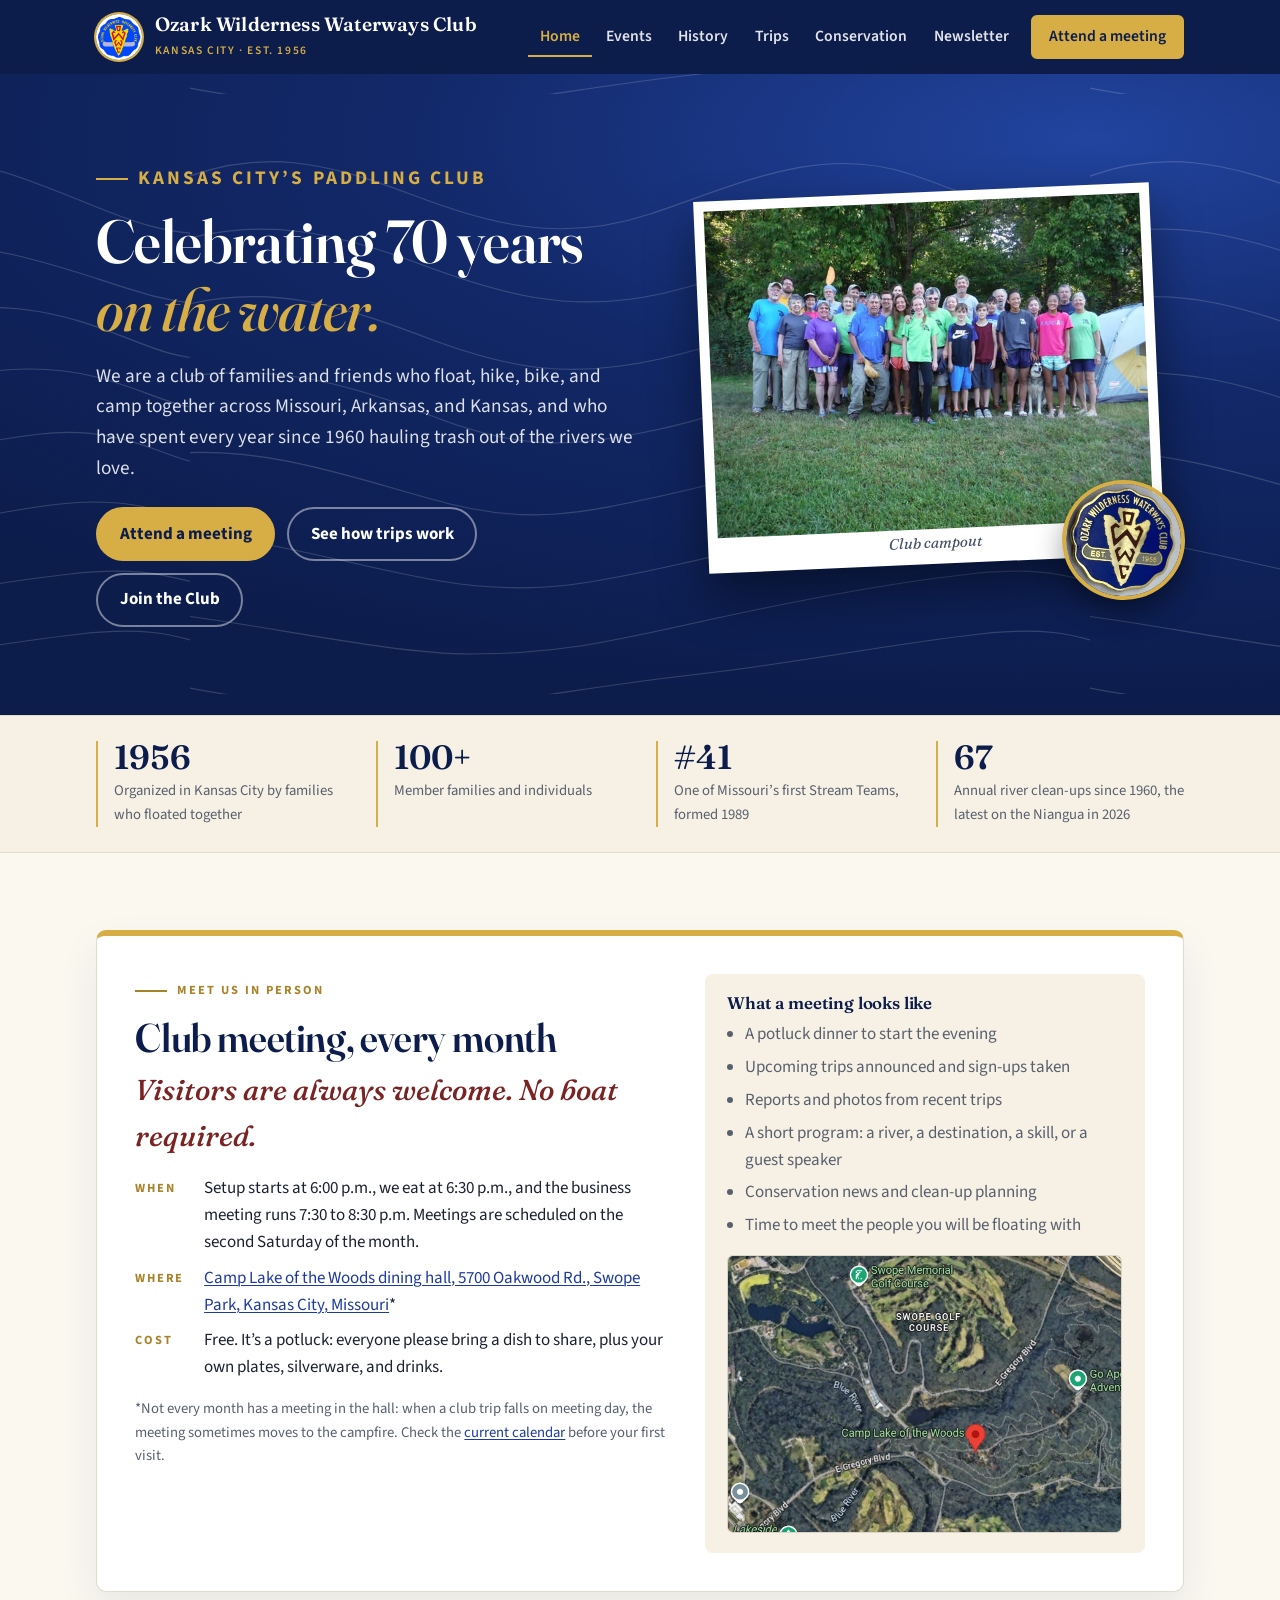
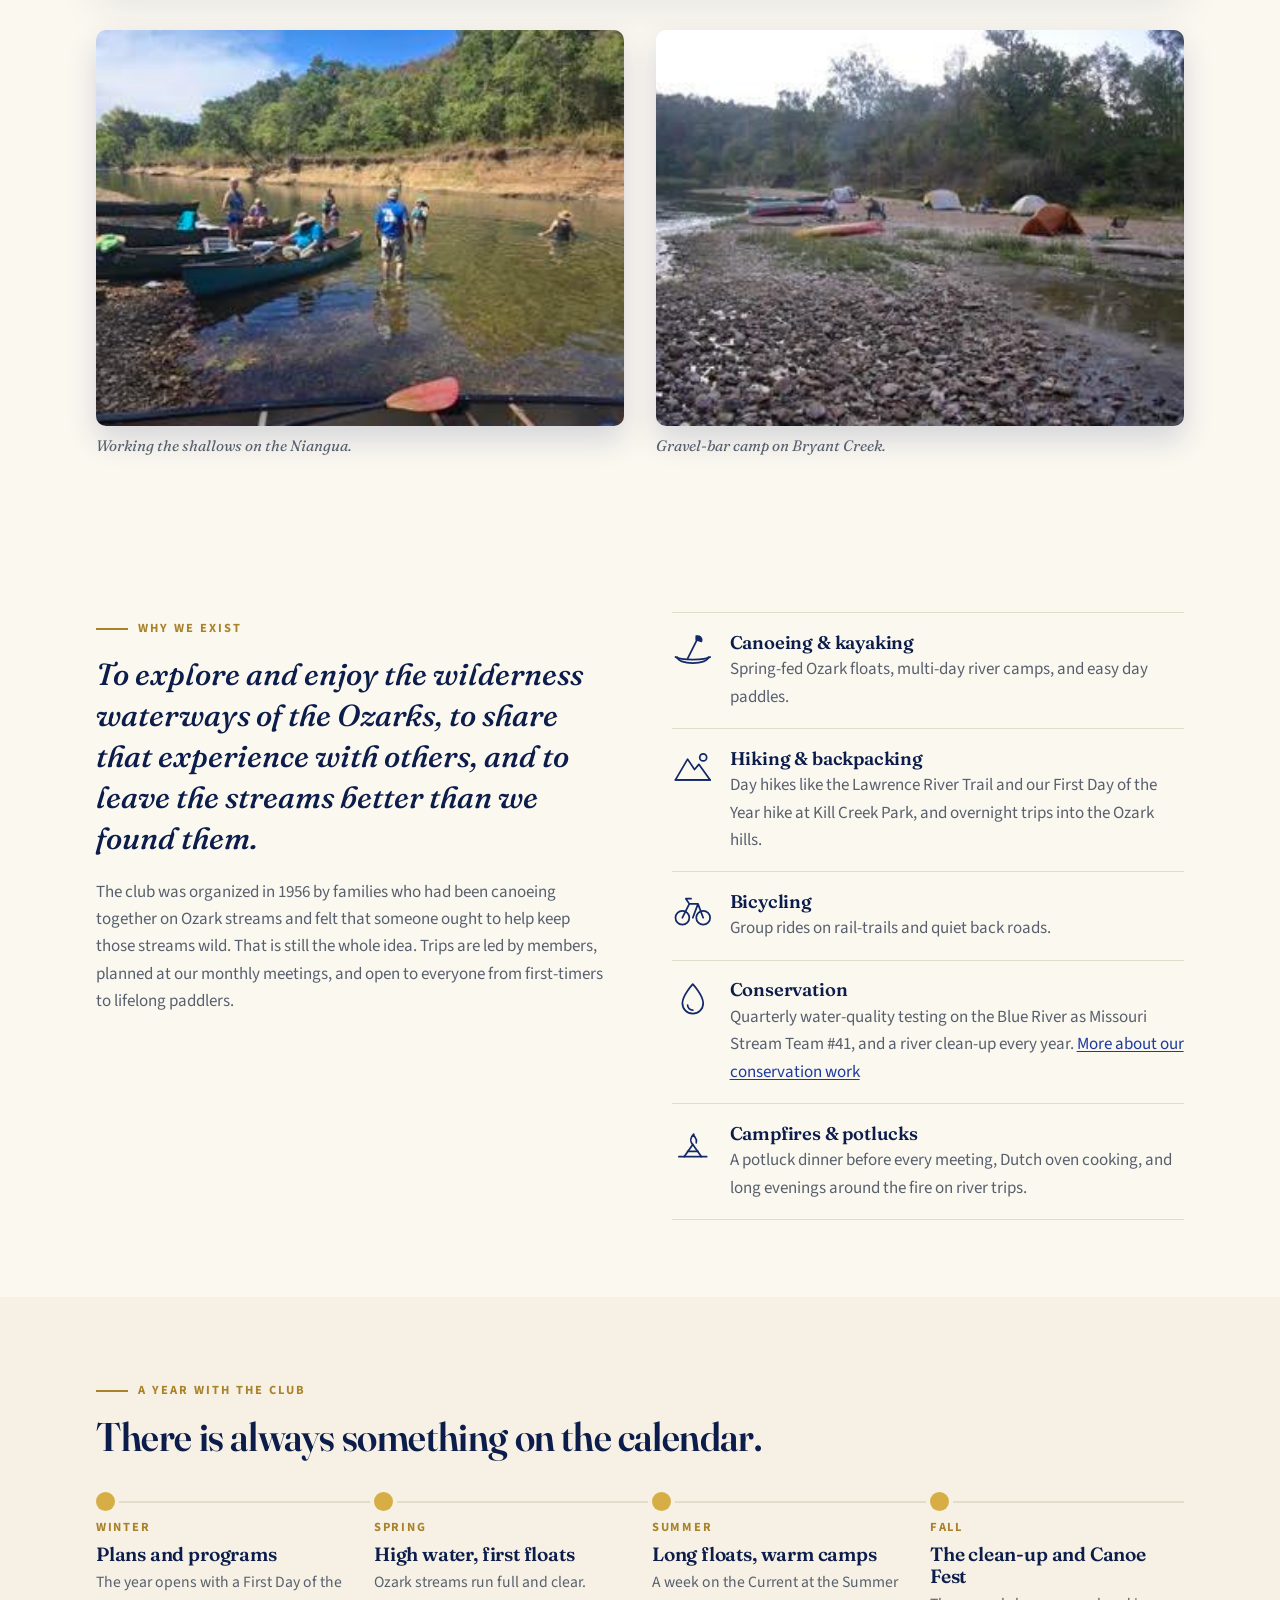
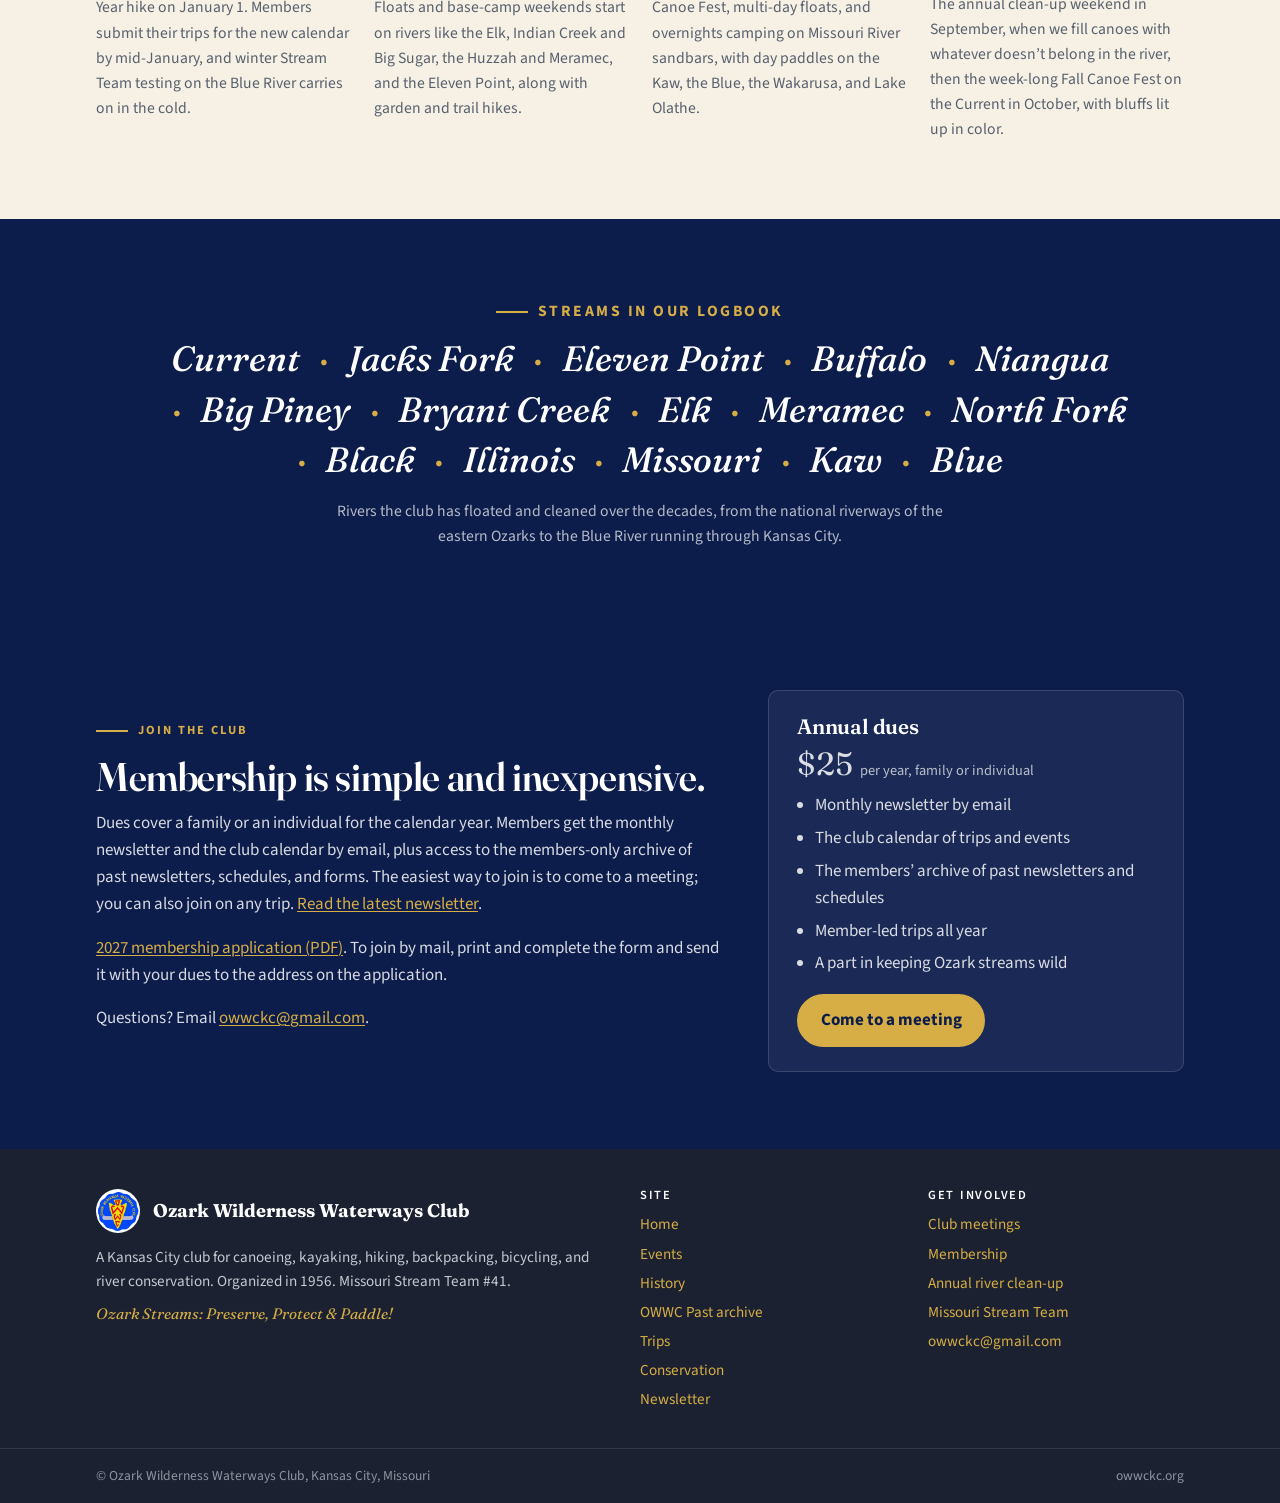
<file: index.html>
<!DOCTYPE html>
<html lang="en">
<head>
  <!-- Google tag (gtag.js) -->
  <script async src="https://www.googletagmanager.com/gtag/js?id=G-6E1W4RZB9R"></script>
  <script>
    window.dataLayer = window.dataLayer || [];
    function gtag(){dataLayer.push(arguments);}
    gtag('js', new Date());
    gtag('config', 'G-6E1W4RZB9R');
  </script>
  <meta charset="utf-8">
  <meta name="viewport" content="width=device-width, initial-scale=1">
  <title>Ozark Wilderness Waterways Club | Kansas City Paddling &amp; Outdoor Club, Est. 1956</title>
  <meta name="description" content="The Ozark Wilderness Waterways Club (OWWC) is a Kansas City canoe, kayak, hiking, and conservation club founded in 1956. We hold a monthly club meeting and run trips across Missouri, Arkansas, and Kansas. Visitors welcome.">
  <link rel="canonical" href="https://owwckc.org/">
  <meta property="og:title" content="Ozark Wilderness Waterways Club">
  <meta property="og:description" content="Kansas City's paddling and outdoor club since 1956. Canoe and kayak trips, hikes, bike rides, and an annual river clean-up. Visitors welcome at our monthly club meetings.">
  <meta property="og:image" content="https://owwckc.org/images/group-photo.jpg">
  <meta property="og:url" content="https://owwckc.org/">
  <meta property="og:type" content="website">
  <link rel="icon" href="images/favicon.png">
  <link rel="preconnect" href="https://fonts.googleapis.com">
  <link rel="preconnect" href="https://fonts.gstatic.com" crossorigin>
  <link href="https://fonts.googleapis.com/css2?family=Fraunces:ital,opsz,wght@0,9..144,500;0,9..144,600;1,9..144,500&family=Source+Sans+3:ital,wght@0,400;0,600;0,700;1,400&display=swap" rel="stylesheet">
  <link rel="stylesheet" href="css/style.css?v=2026-11-15">
</head>
<body>
<!--
  EDITING NOTES (for club members):
  * Anything wrapped in <span class="edit"> is a detail to confirm or update
    (currently just the dues). It shows a dotted underline on the site.
    Delete the class="edit" once the detail is confirmed.
  * Anything wrapped in <span class="tba"> is a visible "to be announced" chip.
    Replace the whole span with the real information when you have it.
-->
  <header class="site-header">
    <div class="wrap">
      <a class="brand" href="index.html">
        <img src="images/owwc-logo.webp" alt="" width="46" height="46">
        <span><span class="name">Ozark Wilderness Waterways Club</span><span class="tag">Kansas City &middot; Est. 1956</span></span>
      </a>
      <nav class="site-nav" aria-label="Main">
        <ul>
          <li><a href="index.html" aria-current="page">Home</a></li>
          <li><a href="newsletter.html#calendar">Events</a></li>
          <li><a href="history.html">History</a></li>
          <li><a href="trips.html">Trips</a></li>
          <li><a href="conservation.html">Conservation</a></li>
          <li><a href="newsletter.html">Newsletter</a></li>
          <li><a class="btn" href="#meetings">Attend a meeting</a></li>
        </ul>
      </nav>
    </div>
  </header>

  <section class="hero">
    <div class="wrap">
      <div>
        <p class="kicker">Kansas City&rsquo;s paddling club</p>
        <h1>Celebrating 70 years <em>on the water.</em></h1>
        <p>We are a club of families and friends who float, hike, bike, and camp together across Missouri, Arkansas, and Kansas, and who have spent every year since 1960 hauling trash out of the rivers we love.</p>
        <div class="actions">
          <a class="btn" href="#meetings">Attend a meeting</a>
          <a class="btn btn-ghost" href="trips.html">See how trips work</a>
          <a class="btn btn-ghost" href="#join">Join the Club</a>
        </div>
      </div>
      <div class="hero-visual">
        <figure class="frame">
          <img src="images/group-photo.jpg" alt="About thirty club members of all ages, many in green club shirts, gathered at a wooded campsite" width="640" height="480">
          <figcaption>Club campout</figcaption>
        </figure>
        <img class="pin" src="images/owwc-pin.jpg" alt="The OWWC club pin: an arrowhead over a canoe with the letters O W W C, established 1956" width="150" height="146">
      </div>
    </div>
  </section>

  <div class="stats" aria-label="Club at a glance">
    <div class="wrap">
      <div class="stat"><b>1956</b><span>Organized in Kansas City by families who floated together</span></div>
      <div class="stat"><b>100+</b><span>Member families and individuals</span></div>
      <div class="stat"><b>#41</b><span>One of Missouri&rsquo;s first Stream Teams, formed 1989</span></div>
      <div class="stat"><b>67</b><span>Annual river clean-ups since 1960, the latest on the Niangua in 2026</span></div>
    </div>
  </div>

  <main>
    <section class="band" id="meetings">
      <div class="wrap">
        <div class="placard">
          <div>
            <p class="kicker">Meet us in person</p>
            <h2>Club meeting, every month</h2>
            <p class="big">Visitors are always welcome. No boat required.</p>
            <dl class="details">
              <dt>When</dt>
              <dd>Setup starts at 6:00 p.m., we eat at 6:30 p.m., and the business meeting runs 7:30 to 8:30 p.m. Meetings are scheduled on the second Saturday of the month.</dd>
              <dt>Where</dt>
              <dd><a href="https://maps.app.goo.gl/Yu77XSfQubHDFCHQ7" target="_blank" rel="noopener">Camp Lake of the Woods dining hall, 5700 Oakwood Rd., Swope Park, Kansas City, Missouri</a>*</dd>
              <dt>Cost</dt>
              <dd>Free. It&rsquo;s a potluck: everyone please bring a dish to share, plus your own plates, silverware, and drinks.</dd>
            </dl>
            <p class="fine">*Not every month has a meeting in the hall: when a club trip falls on meeting day, the meeting sometimes moves to the campfire. Check the <a href="newsletter.html#calendar">current calendar</a> before your first visit.</p>
          </div>
          <aside>
            <h3>What a meeting looks like</h3>
            <ul>
              <li>A potluck dinner to start the evening</li>
              <li>Upcoming trips announced and sign-ups taken</li>
              <li>Reports and photos from recent trips</li>
              <li>A short program: a river, a destination, a skill, or a guest speaker</li>
              <li>Conservation news and clean-up planning</li>
              <li>Time to meet the people you will be floating with</li>
            </ul>
            <a class="meeting-map" href="https://maps.app.goo.gl/Yu77XSfQubHDFCHQ7" target="_blank" rel="noopener">
              <img src="images/meeting-map.jpg" width="641" height="449" loading="lazy" alt="Map of Swope Park showing Camp Lake of the Woods, off East Gregory Boulevard near the Blue River">
            </a>
          </aside>
        </div>
        <div class="meeting-gallery" aria-label="Recent club trips">
          <figure>
            <img src="images/niangua-cleanup-2026.jpg" alt="Club members wading beside loaded green canoes in shallow, clear water below a wooded bank" width="320" height="240" loading="lazy">
            <figcaption>Working the shallows on the Niangua.</figcaption>
          </figure>
          <figure>
            <img src="images/bryant-creek-camp-2026.jpg" alt="Tents and canoes on a wide gravel bar beside Bryant Creek at dusk, with wooded hills behind" width="320" height="240" loading="lazy">
            <figcaption>Gravel-bar camp on Bryant Creek.</figcaption>
          </figure>
        </div>
      </div>
    </section>

    <section class="band">
      <div class="wrap split">
        <div class="sticky">
          <p class="kicker">Why we exist</p>
          <p class="mission">To explore and enjoy the wilderness waterways of the Ozarks, to share that experience with others, and to leave the streams better than we found them.</p>
          <p>The club was organized in 1956 by families who had been canoeing together on Ozark streams and felt that someone ought to help keep those streams wild. That is still the whole idea. Trips are led by members, planned at our monthly meetings, and open to everyone from first-timers to lifelong paddlers.</p>
        </div>
        <ul class="activities">
          <li>
            <svg viewBox="0 0 48 48" fill="none" stroke="currentColor" stroke-width="2" stroke-linecap="round" stroke-linejoin="round" aria-hidden="true"><path d="M4 30c6 4 34 4 40 0"/><path d="M6 30c0 4 8 7 18 7s18-3 18-7"/><path d="M30 8 18 32"/><path d="M28 6c4-1 7 2 6 6l-6-2z" fill="currentColor"/></svg>
            <div><h3>Canoeing &amp; kayaking</h3><p>Spring-fed Ozark floats, multi-day river camps, and easy day paddles.</p></div>
          </li>
          <li>
            <svg viewBox="0 0 48 48" fill="none" stroke="currentColor" stroke-width="2" stroke-linecap="round" stroke-linejoin="round" aria-hidden="true"><path d="M4 38 18 14l8 12 5-6 13 18z"/><path d="M4 38h40"/><circle cx="36" cy="12" r="4"/></svg>
            <div><h3>Hiking &amp; backpacking</h3><p>Day hikes like the Lawrence River Trail and our First Day of the Year hike at Kill Creek Park, and overnight trips into the Ozark hills.</p></div>
          </li>
          <li>
            <svg viewBox="0 0 48 48" fill="none" stroke="currentColor" stroke-width="2" stroke-linecap="round" stroke-linejoin="round" aria-hidden="true"><circle cx="12" cy="32" r="8"/><circle cx="36" cy="32" r="8"/><path d="M12 32 20 16h10l6 16M20 16l-4-6h6M24 32l6-16"/></svg>
            <div><h3>Bicycling</h3><p>Group rides on rail-trails and quiet back roads.</p></div>
          </li>
          <li>
            <svg viewBox="0 0 48 48" fill="none" stroke="currentColor" stroke-width="2" stroke-linecap="round" stroke-linejoin="round" aria-hidden="true"><path d="M24 6s12 13 12 22a12 12 0 0 1-24 0C12 19 24 6 24 6z"/><path d="M18 30a6 6 0 0 0 6 6"/></svg>
            <div><h3>Conservation</h3><p>Quarterly water-quality testing on the Blue River as Missouri Stream Team #41, and a river clean-up every year. <a href="conservation.html">More about our conservation work</a></p></div>
          </li>
          <li>
            <svg viewBox="0 0 48 48" fill="none" stroke="currentColor" stroke-width="2" stroke-linecap="round" stroke-linejoin="round" aria-hidden="true"><path d="M8 40h32"/><path d="M14 40l10-14 10 14"/><path d="M18 34h12"/><path d="M24 26c-4-4-2-9 1-12 0 4 5 5 3 10"/></svg>
            <div><h3>Campfires &amp; potlucks</h3><p>A potluck dinner before every meeting, Dutch oven cooking, and long evenings around the fire on river trips.</p></div>
          </li>
        </ul>
      </div>
    </section>

    <section class="band band-cream">
      <div class="wrap">
        <p class="kicker">A year with the club</p>
        <h2>There is always something on the calendar.</h2>
        <div class="seasons">
          <div class="season">
            <p class="when">Winter</p>
            <h3>Plans and programs</h3>
            <p>The year opens with a First Day of the Year hike on January 1. Members submit their trips for the new calendar by mid-January, and winter Stream Team testing on the Blue River carries on in the cold.</p>
          </div>
          <div class="season">
            <p class="when">Spring</p>
            <h3>High water, first floats</h3>
            <p>Ozark streams run full and clear. Floats and base-camp weekends start on rivers like the Elk, Indian Creek and Big Sugar, the Huzzah and Meramec, and the Eleven Point, along with garden and trail hikes.</p>
          </div>
          <div class="season">
            <p class="when">Summer</p>
            <h3>Long floats, warm camps</h3>
            <p>A week on the Current at the Summer Canoe Fest, multi-day floats, and overnights camping on Missouri River sandbars, with day paddles on the Kaw, the Blue, the Wakarusa, and Lake Olathe.</p>
          </div>
          <div class="season">
            <p class="when">Fall</p>
            <h3>The clean-up and Canoe Fest</h3>
            <p>The annual clean-up weekend in September, when we fill canoes with whatever doesn&rsquo;t belong in the river, then the week-long Fall Canoe Fest on the Current in October, with bluffs lit up in color.</p>
          </div>
        </div>
      </div>
    </section>

    <section class="band-navy rivers">
      <div class="wrap">
        <p class="kicker">Streams in our logbook</p>
        <ul>
          <li>Current</li><li>Jacks Fork</li><li>Eleven Point</li><li>Buffalo</li><li>Niangua</li><li>Big Piney</li><li>Bryant Creek</li><li>Elk</li><li>Meramec</li><li>North Fork</li><li>Black</li><li>Illinois</li><li>Missouri</li><li>Kaw</li><li>Blue</li>
        </ul>
        <p>Rivers the club has floated and cleaned over the decades, from the national riverways of the eastern Ozarks to the Blue River running through Kansas City.</p>
      </div>
    </section>

    <section class="band band-navy join" id="join">
      <div class="wrap">
        <div>
          <p class="kicker">Join the club</p>
          <h2>Membership is simple and inexpensive.</h2>
          <p>Dues cover a family or an individual for the calendar year. Members get the monthly newsletter and the club calendar by email, plus access to the members-only archive of past newsletters, schedules, and forms. The easiest way to join is to come to a meeting; you can also join on any trip. <a href="newsletter.html">Read the latest newsletter</a>.</p>
          <p><a href="docs/2027-owwc-membership-application.pdf">2027 membership application (PDF)</a>. To join by mail, print and complete the form and send it with your dues to the address on the application.</p>
          <p>Questions? Email <a href="mailto:owwckc@gmail.com">owwckc@gmail.com</a>.</p>
        </div>
        <div class="card">
          <h3>Annual dues</h3>
          <p class="price">$25 <small>per year, family or individual</small></p>
          <ul>
            <li>Monthly newsletter by email</li>
            <li>The club calendar of trips and events</li>
            <li>The members&rsquo; archive of past newsletters and schedules</li>
            <li>Member-led trips all year</li>
            <li>A part in keeping Ozark streams wild</li>
          </ul>
          <a class="btn" href="#meetings">Come to a meeting</a>
        </div>
      </div>
    </section>
  </main>

  <footer class="site-footer">
    <div class="wrap cols">
      <div>
        <div class="brand-foot"><img src="images/owwc-logo.webp" alt="" width="44" height="44"><b>Ozark Wilderness Waterways Club</b></div>
        <p>A Kansas City club for canoeing, kayaking, hiking, backpacking, bicycling, and river conservation. Organized in 1956. Missouri Stream Team #41.</p>
        <p class="motto">Ozark Streams: Preserve, Protect &amp; Paddle!</p>
      </div>
      <div>
        <h4>Site</h4>
        <ul>
          <li><a href="index.html">Home</a></li>
          <li><a href="newsletter.html#calendar">Events</a></li>
          <li><a href="history.html">History</a></li>
          <li><a href="past.html">OWWC Past archive</a></li>
          <li><a href="trips.html">Trips</a></li>
          <li><a href="conservation.html">Conservation</a></li>
          <li><a href="newsletter.html">Newsletter</a></li>
        </ul>
      </div>
      <div>
        <h4>Get involved</h4>
        <ul>
          <li><a href="index.html#meetings">Club meetings</a></li>
          <li><a href="index.html#join">Membership</a></li>
          <li><a href="conservation.html#cleanup">Annual river clean-up</a></li>
          <li><a href="https://mostreamteam.org/">Missouri Stream Team</a></li>
          <li><a href="mailto:owwckc@gmail.com">owwckc@gmail.com</a></li>
        </ul>
      </div>
    </div>
    <div class="legal">
      <div class="wrap">
        <span>&copy; Ozark Wilderness Waterways Club, Kansas City, Missouri</span>
        <span>owwckc.org</span>
      </div>
    </div>
  </footer>
</body>
</html>
</file>
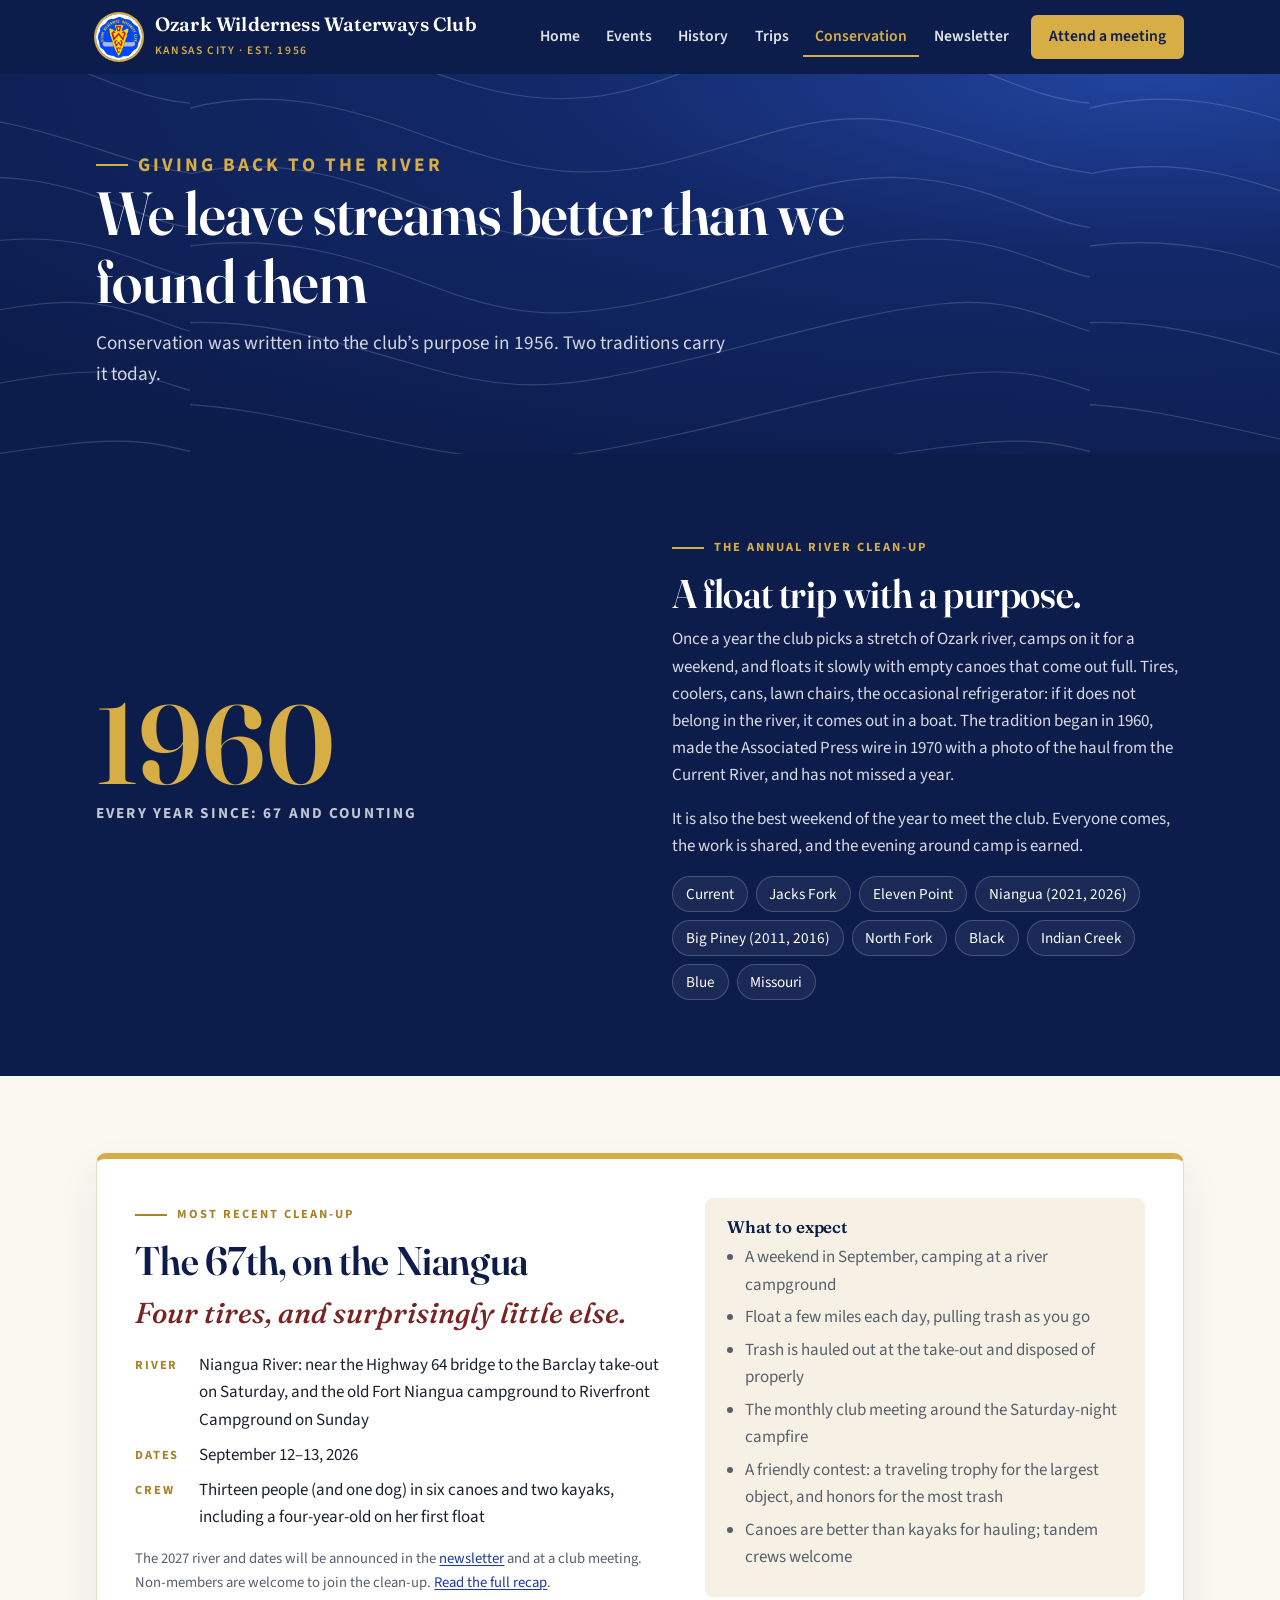
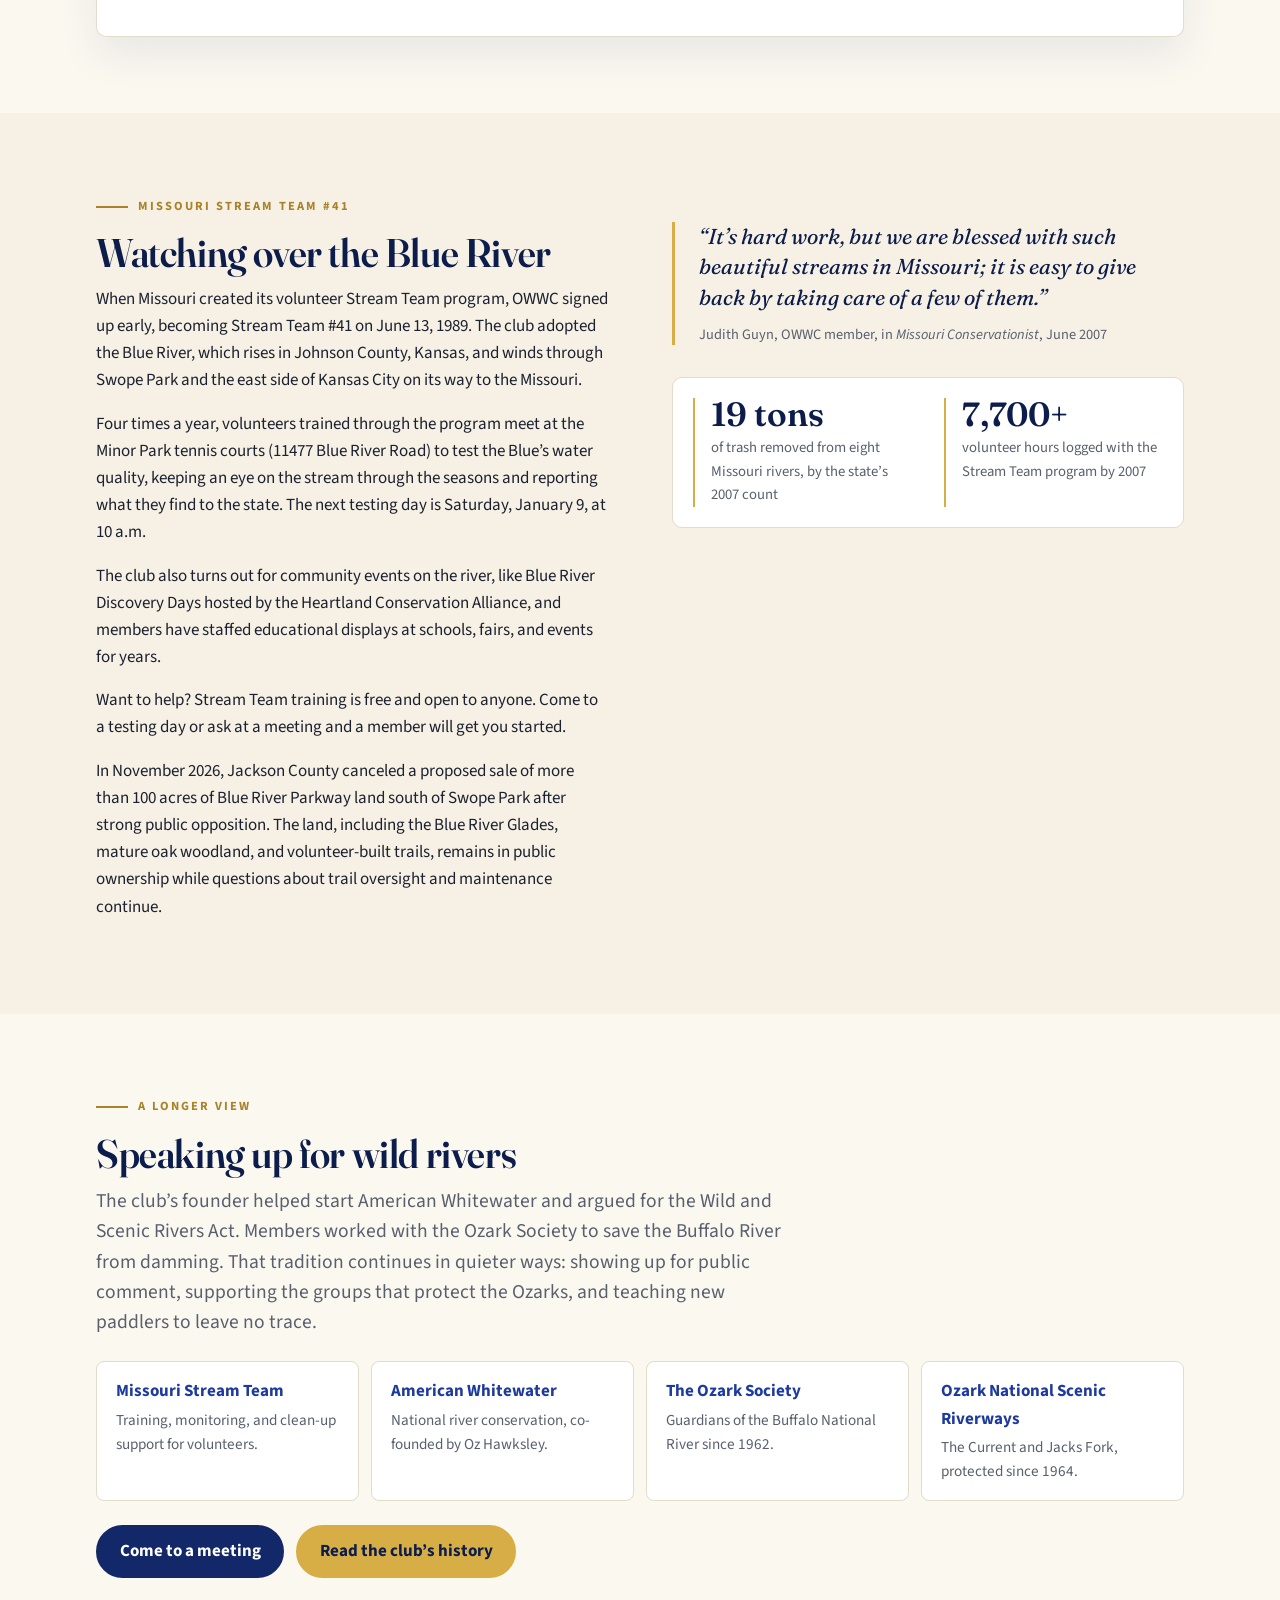
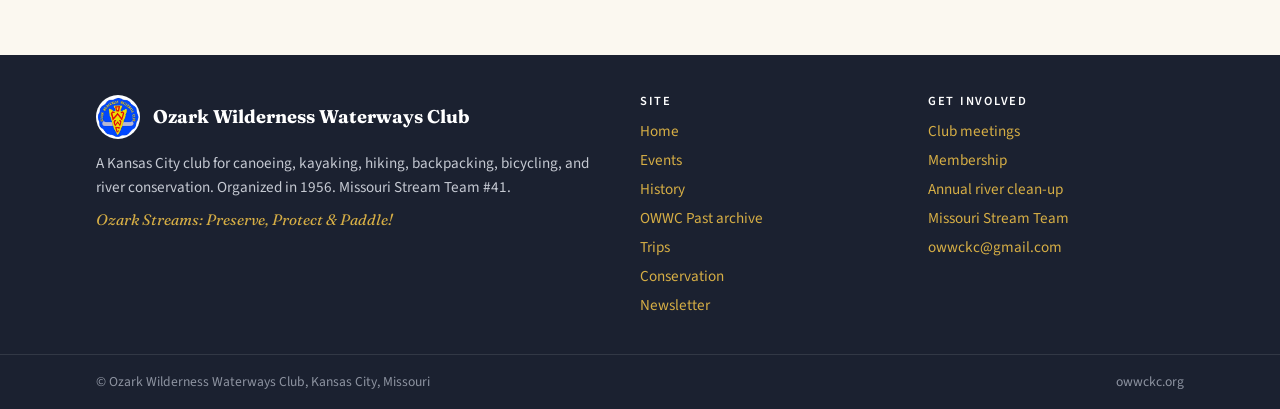
<file: conservation.html>
<!DOCTYPE html>
<html lang="en">
<head>
  <!-- Google tag (gtag.js) -->
  <script async src="https://www.googletagmanager.com/gtag/js?id=G-6E1W4RZB9R"></script>
  <script>
    window.dataLayer = window.dataLayer || [];
    function gtag(){dataLayer.push(arguments);}
    gtag('js', new Date());
    gtag('config', 'G-6E1W4RZB9R');
  </script>
  <meta charset="utf-8">
  <meta name="viewport" content="width=device-width, initial-scale=1">
  <title>Conservation | Ozark Wilderness Waterways Club</title>
  <meta name="description" content="The Ozark Wilderness Waterways Club has cleaned an Ozark river every year since 1960 and has monitored Kansas City's Blue River as Missouri Stream Team #41 since 1989.">
  <link rel="canonical" href="https://owwckc.org/conservation.html">
  <meta property="og:title" content="Conservation | Ozark Wilderness Waterways Club">
  <meta property="og:description" content="An annual river clean-up since 1960 and Missouri Stream Team #41 on the Blue River since 1989.">
  <meta property="og:image" content="https://owwckc.org/images/owwc-pin.jpg">
  <link rel="icon" href="images/favicon.png">
  <link rel="preconnect" href="https://fonts.googleapis.com">
  <link rel="preconnect" href="https://fonts.gstatic.com" crossorigin>
  <link href="https://fonts.googleapis.com/css2?family=Fraunces:ital,opsz,wght@0,9..144,500;0,9..144,600;1,9..144,500&family=Source+Sans+3:ital,wght@0,400;0,600;0,700;1,400&display=swap" rel="stylesheet">
  <link rel="stylesheet" href="css/style.css?v=2026-11-15">
</head>
<body>
<!--
  EDITING NOTES (for club members):
  * Update the clean-up box when the next river and dates are announced, and
    again with the recap afterward. Keep member names off the public site.
  * Update the next Stream Team testing date in the Blue River section.
-->
  <header class="site-header">
    <div class="wrap">
      <a class="brand" href="index.html">
        <img src="images/owwc-logo.webp" alt="" width="46" height="46">
        <span><span class="name">Ozark Wilderness Waterways Club</span><span class="tag">Kansas City &middot; Est. 1956</span></span>
      </a>
      <nav class="site-nav" aria-label="Main">
        <ul>
          <li><a href="index.html">Home</a></li>
          <li><a href="newsletter.html#calendar">Events</a></li>
          <li><a href="history.html">History</a></li>
          <li><a href="trips.html">Trips</a></li>
          <li><a href="conservation.html" aria-current="page">Conservation</a></li>
          <li><a href="newsletter.html">Newsletter</a></li>
          <li><a class="btn" href="index.html#meetings">Attend a meeting</a></li>
        </ul>
      </nav>
    </div>
  </header>

  <section class="page-title">
    <div class="wrap">
      <p class="kicker">Giving back to the river</p>
      <h1>We leave streams better than we found them</h1>
      <p>Conservation was written into the club&rsquo;s purpose in 1956. Two traditions carry it today.</p>
    </div>
  </section>

  <main>
    <section class="band band-navy" id="cleanup">
      <div class="wrap feature">
        <div>
          <p class="number">1960<small>Every year since: 67 and counting</small></p>
        </div>
        <div>
          <p class="kicker">The annual river clean-up</p>
          <h2>A float trip with a purpose.</h2>
          <p>Once a year the club picks a stretch of Ozark river, camps on it for a weekend, and floats it slowly with empty canoes that come out full. Tires, coolers, cans, lawn chairs, the occasional refrigerator: if it does not belong in the river, it comes out in a boat. The tradition began in 1960, made the Associated Press wire in 1970 with a photo of the haul from the Current River, and has not missed a year.</p>
          <p>It is also the best weekend of the year to meet the club. Everyone comes, the work is shared, and the evening around camp is earned.</p>
          <ul class="river-tags" aria-label="Rivers the club has cleaned">
            <li>Current</li><li>Jacks Fork</li><li>Eleven Point</li><li>Niangua (2021, 2026)</li><li>Big Piney (2011, 2016)</li><li>North Fork</li><li>Black</li><li>Indian Creek</li><li>Blue</li><li>Missouri</li>
          </ul>
        </div>
      </div>
    </section>

    <section class="band">
      <div class="wrap">
        <div class="placard">
          <div>
            <p class="kicker">Most recent clean-up</p>
            <h2>The 67th, on the Niangua</h2>
            <p class="big">Four tires, and surprisingly little else.</p>
            <dl class="details">
              <dt>River</dt>
              <dd>Niangua River: near the Highway 64 bridge to the Barclay take-out on Saturday, and the old Fort Niangua campground to Riverfront Campground on Sunday</dd>
              <dt>Dates</dt>
              <dd>September 12&ndash;13, 2026</dd>
              <dt>Crew</dt>
              <dd>Thirteen people (and one dog) in six canoes and two kayaks, including a four-year-old on her first float</dd>
            </dl>
            <p class="fine">The 2027 river and dates will be announced in the <a href="newsletter.html">newsletter</a> and at a club meeting. Non-members are welcome to join the clean-up. <a href="newsletter.html#recaps">Read the full recap</a>.</p>
          </div>
          <aside>
            <h3>What to expect</h3>
            <ul>
              <li>A weekend in September, camping at a river campground</li>
              <li>Float a few miles each day, pulling trash as you go</li>
              <li>Trash is hauled out at the take-out and disposed of properly</li>
              <li>The monthly club meeting around the Saturday-night campfire</li>
              <li>A friendly contest: a traveling trophy for the largest object, and honors for the most trash</li>
              <li>Canoes are better than kayaks for hauling; tandem crews welcome</li>
            </ul>
          </aside>
        </div>
      </div>
    </section>

    <section class="band band-cream" id="streamteam">
      <div class="wrap split">
        <div>
          <p class="kicker">Missouri Stream Team #41</p>
          <h2>Watching over the Blue River</h2>
          <p>When Missouri created its volunteer Stream Team program, OWWC signed up early, becoming Stream Team #41 on June 13, 1989. The club adopted the Blue River, which rises in Johnson County, Kansas, and winds through Swope Park and the east side of Kansas City on its way to the Missouri.</p>
          <p>Four times a year, volunteers trained through the program meet at the Minor Park tennis courts (11477 Blue River Road) to test the Blue&rsquo;s water quality, keeping an eye on the stream through the seasons and reporting what they find to the state. The next testing day is Saturday, January 9, at 10 a.m.</p>
          <p>The club also turns out for community events on the river, like Blue River Discovery Days hosted by the Heartland Conservation Alliance, and members have staffed educational displays at schools, fairs, and events for years.</p>
          <p>Want to help? Stream Team training is free and open to anyone. Come to a testing day or ask at a meeting and a member will get you started.</p>
          <p>In November 2026, Jackson County canceled a proposed sale of more than 100 acres of Blue River Parkway land south of Swope Park after strong public opposition. The land, including the Blue River Glades, mature oak woodland, and volunteer-built trails, remains in public ownership while questions about trail oversight and maintenance continue.</p>
        </div>
        <div>
          <blockquote class="pull">
            <p>&ldquo;It&rsquo;s hard work, but we are blessed with such beautiful streams in Missouri; it is easy to give back by taking care of a few of them.&rdquo;</p>
            <cite>Judith Guyn, OWWC member, in <em>Missouri Conservationist</em>, June 2007</cite>
          </blockquote>
          <div class="stats inline">
            <div class="wrap">
              <div class="stat"><b>19 tons</b><span>of trash removed from eight Missouri rivers, by the state&rsquo;s 2007 count</span></div>
              <div class="stat"><b>7,700+</b><span>volunteer hours logged with the Stream Team program by 2007</span></div>
            </div>
          </div>
        </div>
      </div>
    </section>

    <section class="band">
      <div class="wrap">
        <p class="kicker">A longer view</p>
        <h2>Speaking up for wild rivers</h2>
        <p class="lead narrow">The club&rsquo;s founder helped start American Whitewater and argued for the Wild and Scenic Rivers Act. Members worked with the Ozark Society to save the Buffalo River from damming. That tradition continues in quieter ways: showing up for public comment, supporting the groups that protect the Ozarks, and teaching new paddlers to leave no trace.</p>
        <ul class="links">
          <li><a href="https://mostreamteam.org/">Missouri Stream Team</a><span>Training, monitoring, and clean-up support for volunteers.</span></li>
          <li><a href="https://www.americanwhitewater.org/">American Whitewater</a><span>National river conservation, co-founded by Oz Hawksley.</span></li>
          <li><a href="https://www.ozarksociety.net/">The Ozark Society</a><span>Guardians of the Buffalo National River since 1962.</span></li>
          <li><a href="https://www.nps.gov/ozar/">Ozark National Scenic Riverways</a><span>The Current and Jacks Fork, protected since 1964.</span></li>
        </ul>
        <div class="actions">
          <a class="btn btn-navy" href="index.html#meetings">Come to a meeting</a>
          <a class="btn" href="history.html">Read the club&rsquo;s history</a>
        </div>
      </div>
    </section>
  </main>

  <footer class="site-footer">
    <div class="wrap cols">
      <div>
        <div class="brand-foot"><img src="images/owwc-logo.webp" alt="" width="44" height="44"><b>Ozark Wilderness Waterways Club</b></div>
        <p>A Kansas City club for canoeing, kayaking, hiking, backpacking, bicycling, and river conservation. Organized in 1956. Missouri Stream Team #41.</p>
        <p class="motto">Ozark Streams: Preserve, Protect &amp; Paddle!</p>
      </div>
      <div>
        <h4>Site</h4>
        <ul>
          <li><a href="index.html">Home</a></li>
          <li><a href="newsletter.html#calendar">Events</a></li>
          <li><a href="history.html">History</a></li>
          <li><a href="past.html">OWWC Past archive</a></li>
          <li><a href="trips.html">Trips</a></li>
          <li><a href="conservation.html">Conservation</a></li>
          <li><a href="newsletter.html">Newsletter</a></li>
        </ul>
      </div>
      <div>
        <h4>Get involved</h4>
        <ul>
          <li><a href="index.html#meetings">Club meetings</a></li>
          <li><a href="index.html#join">Membership</a></li>
          <li><a href="conservation.html#cleanup">Annual river clean-up</a></li>
          <li><a href="https://mostreamteam.org/">Missouri Stream Team</a></li>
          <li><a href="mailto:owwckc@gmail.com">owwckc@gmail.com</a></li>
        </ul>
      </div>
    </div>
    <div class="legal">
      <div class="wrap">
        <span>&copy; Ozark Wilderness Waterways Club, Kansas City, Missouri</span>
        <span>owwckc.org</span>
      </div>
    </div>
  </footer>
</body>
</html>
</file>
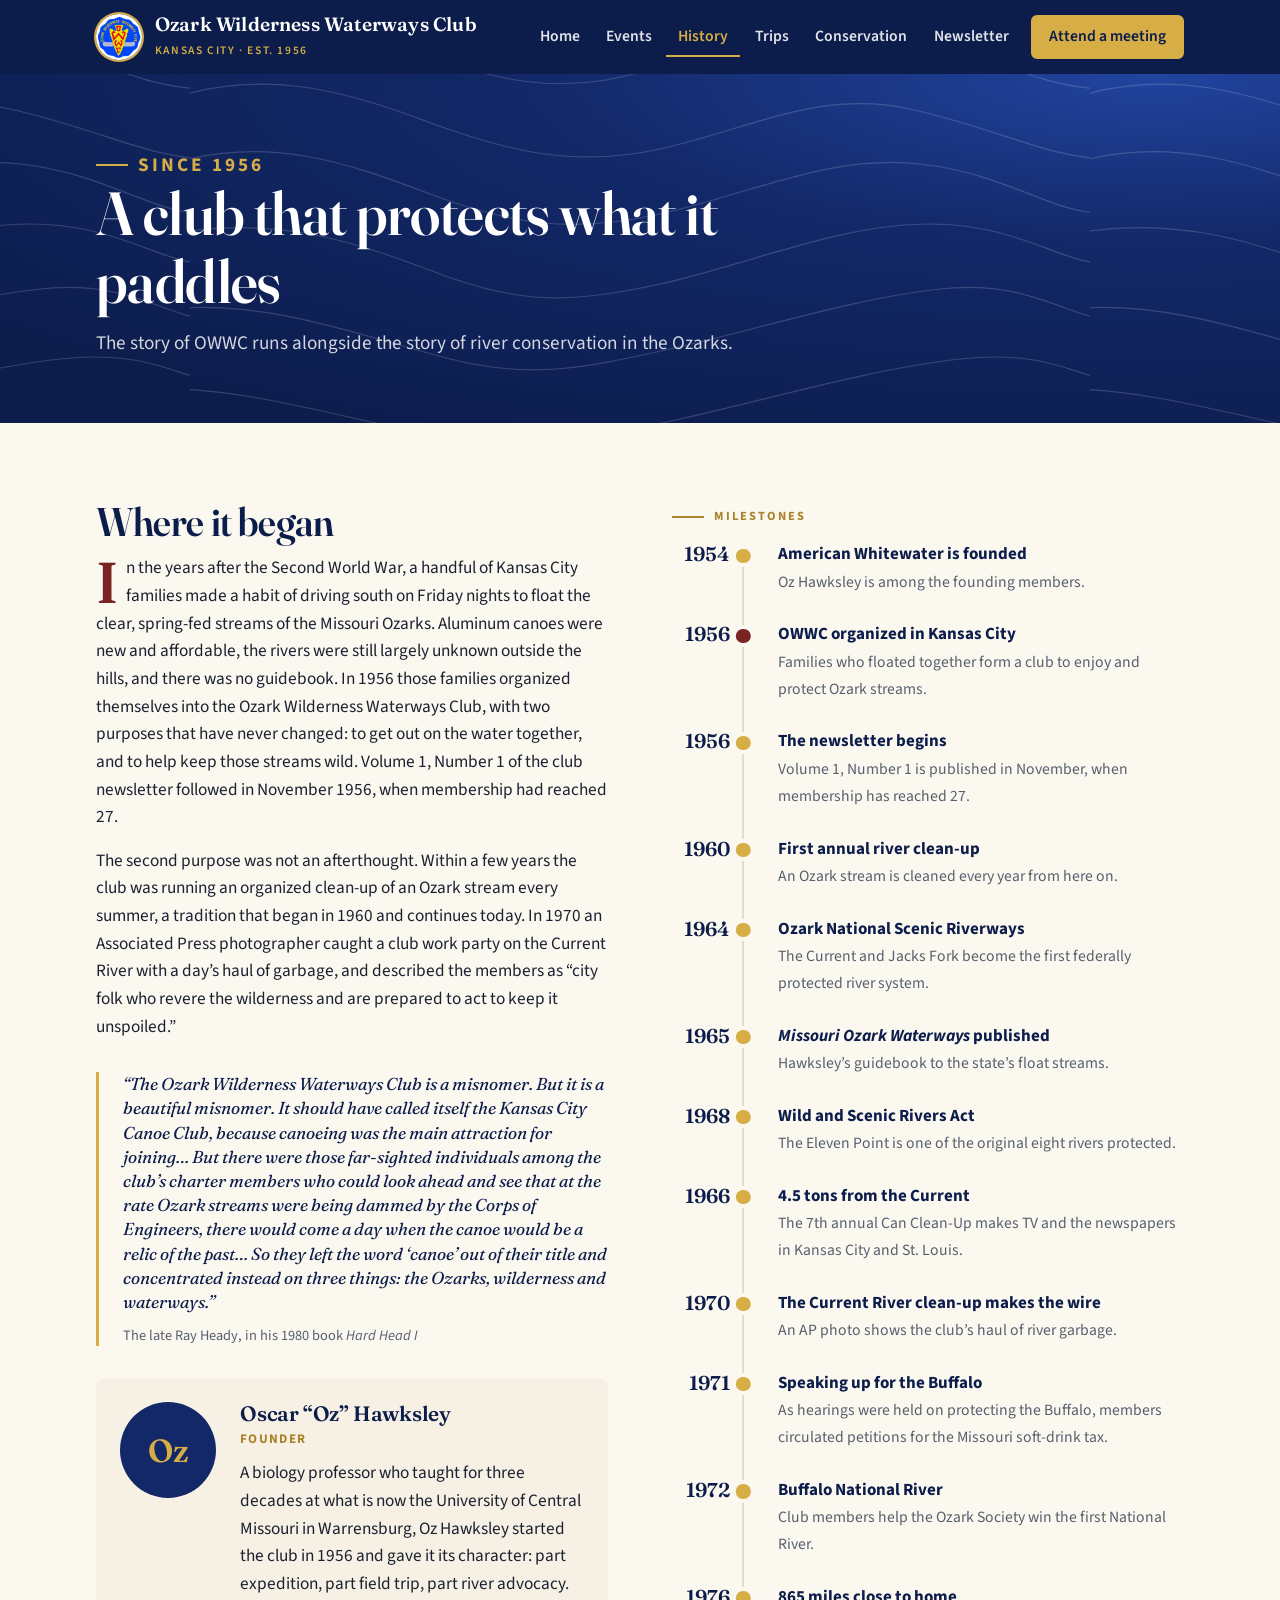
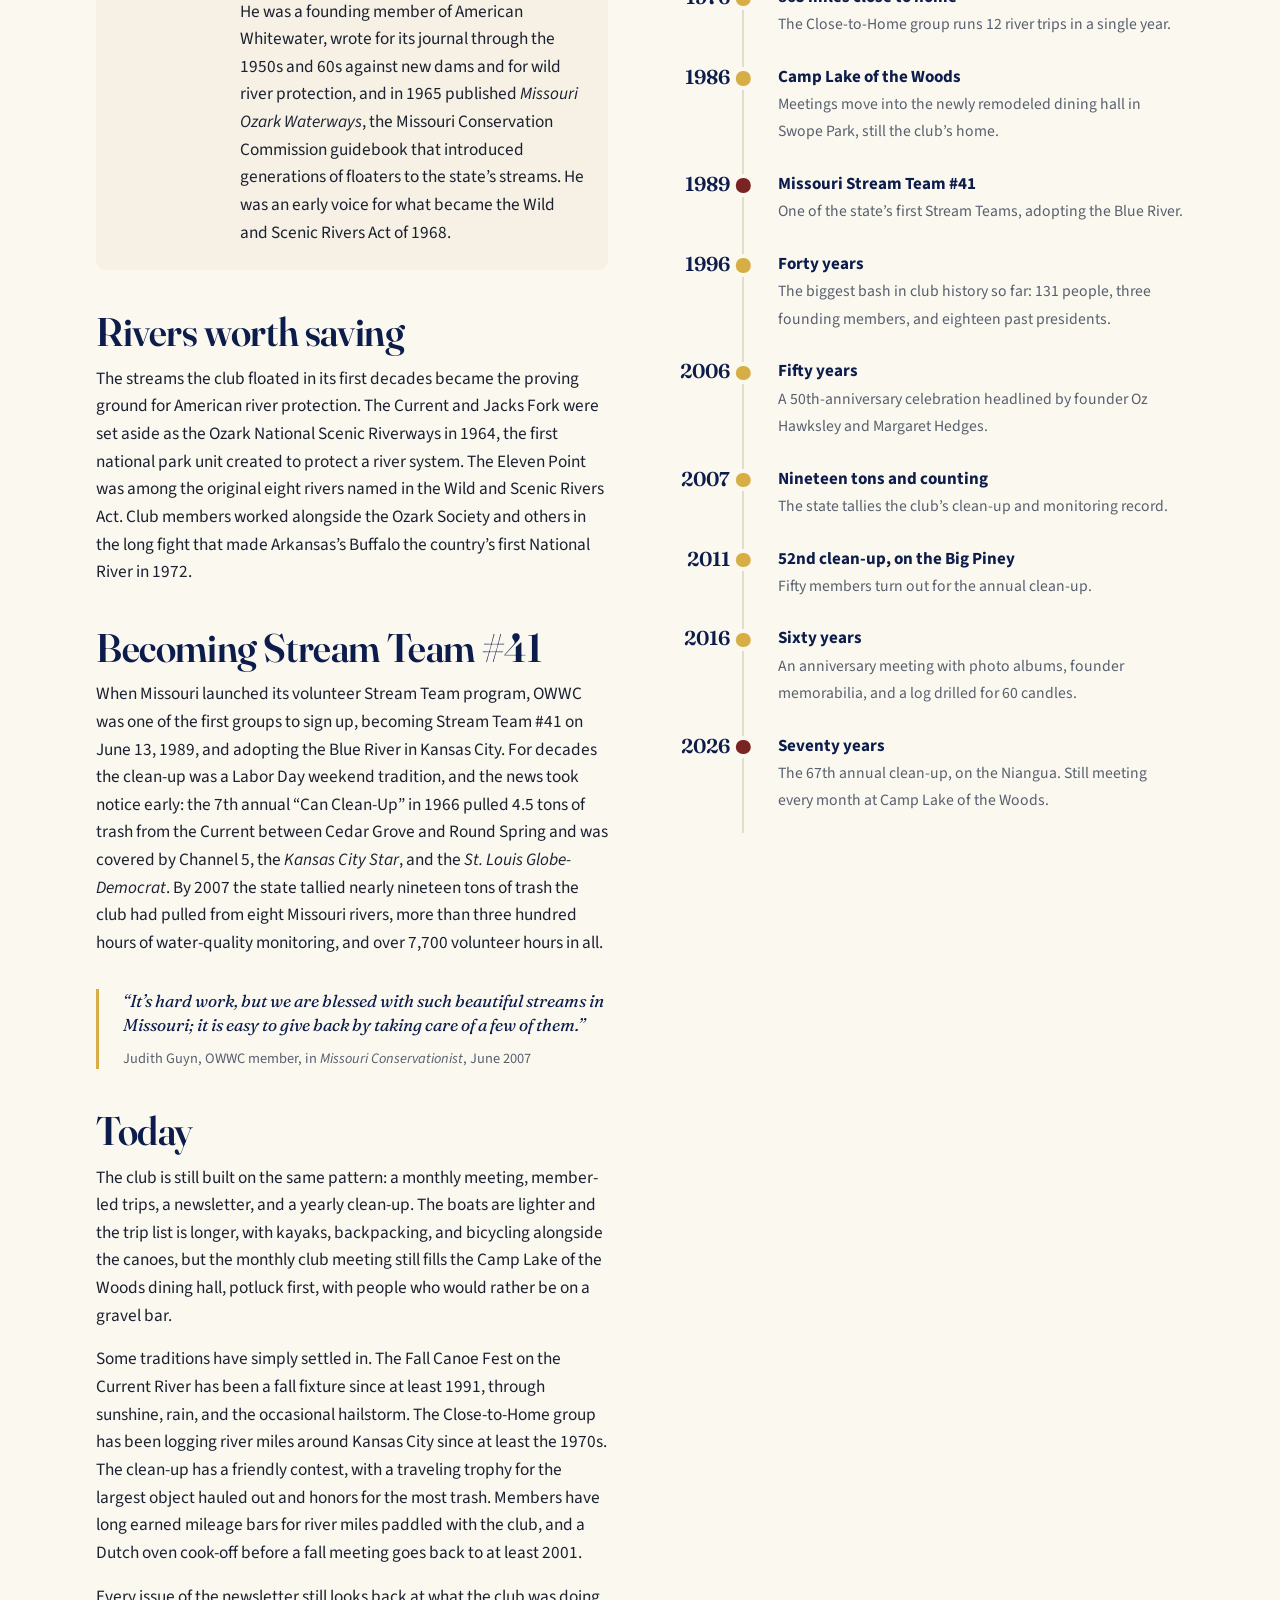
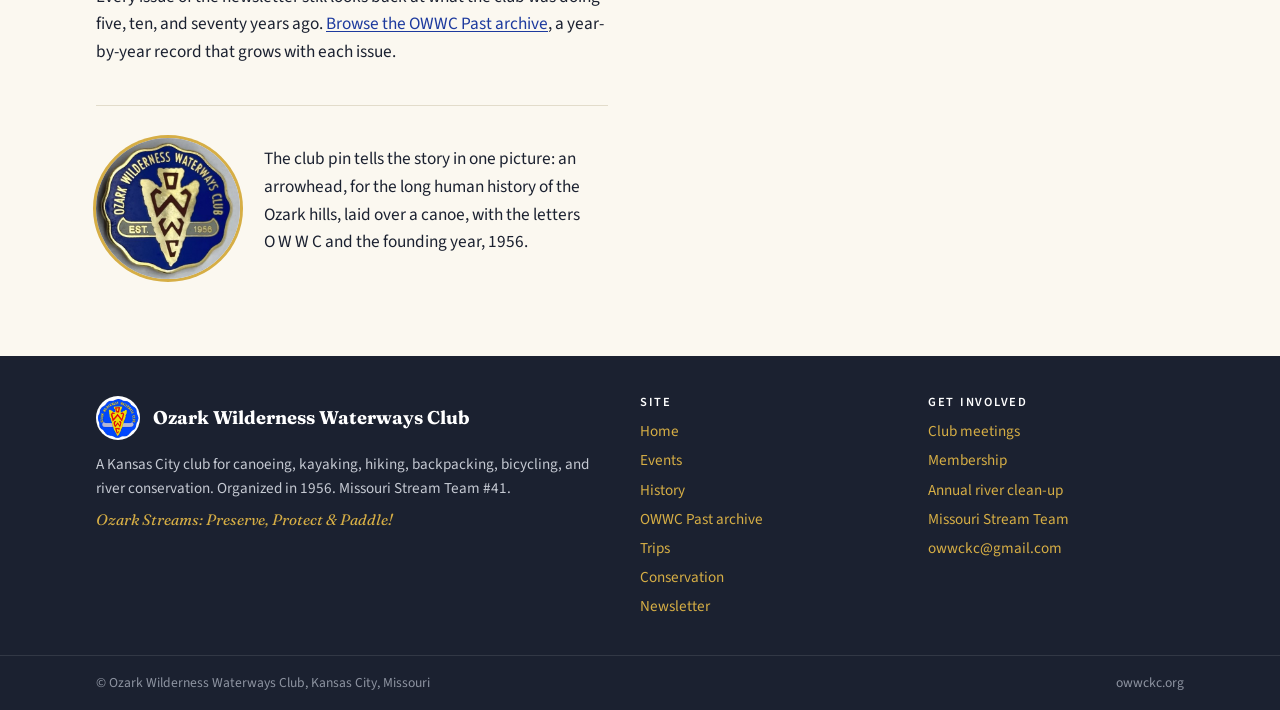
<file: history.html>
<!DOCTYPE html>
<html lang="en">
<head>
  <!-- Google tag (gtag.js) -->
  <script async src="https://www.googletagmanager.com/gtag/js?id=G-6E1W4RZB9R"></script>
  <script>
    window.dataLayer = window.dataLayer || [];
    function gtag(){dataLayer.push(arguments);}
    gtag('js', new Date());
    gtag('config', 'G-6E1W4RZB9R');
  </script>
  <meta charset="utf-8">
  <meta name="viewport" content="width=device-width, initial-scale=1">
  <title>History | Ozark Wilderness Waterways Club</title>
  <meta name="description" content="The Ozark Wilderness Waterways Club was organized in Kansas City in 1956 by families who floated Ozark streams together. Founder Oz Hawksley wrote Missouri Ozark Waterways and helped start American Whitewater.">
  <link rel="canonical" href="https://owwckc.org/history.html">
  <meta property="og:title" content="History of the Ozark Wilderness Waterways Club">
  <meta property="og:description" content="Seventy years of floating, cleaning, and speaking up for Ozark rivers, beginning in 1956.">
  <meta property="og:image" content="https://owwckc.org/images/owwc-pin.jpg">
  <link rel="icon" href="images/favicon.png">
  <link rel="preconnect" href="https://fonts.googleapis.com">
  <link rel="preconnect" href="https://fonts.gstatic.com" crossorigin>
  <link href="https://fonts.googleapis.com/css2?family=Fraunces:ital,opsz,wght@0,9..144,500;0,9..144,600;1,9..144,500&family=Source+Sans+3:ital,wght@0,400;0,600;0,700;1,400&display=swap" rel="stylesheet">
  <link rel="stylesheet" href="css/style.css?v=2026-11-15">
</head>
<body>
  <header class="site-header">
    <div class="wrap">
      <a class="brand" href="index.html">
        <img src="images/owwc-logo.webp" alt="" width="46" height="46">
        <span><span class="name">Ozark Wilderness Waterways Club</span><span class="tag">Kansas City &middot; Est. 1956</span></span>
      </a>
      <nav class="site-nav" aria-label="Main">
        <ul>
          <li><a href="index.html">Home</a></li>
          <li><a href="newsletter.html#calendar">Events</a></li>
          <li><a href="history.html" aria-current="page">History</a></li>
          <li><a href="trips.html">Trips</a></li>
          <li><a href="conservation.html">Conservation</a></li>
          <li><a href="newsletter.html">Newsletter</a></li>
          <li><a class="btn" href="index.html#meetings">Attend a meeting</a></li>
        </ul>
      </nav>
    </div>
  </header>

  <section class="page-title">
    <div class="wrap">
      <p class="kicker">Since 1956</p>
      <h1>A club that protects what it paddles</h1>
      <p>The story of OWWC runs alongside the story of river conservation in the Ozarks.</p>
    </div>
  </section>

  <main>
    <section class="band">
      <div class="wrap split">
        <div class="prose">
          <h2>Where it began</h2>
          <p class="dropcap">In the years after the Second World War, a handful of Kansas City families made a habit of driving south on Friday nights to float the clear, spring-fed streams of the Missouri Ozarks. Aluminum canoes were new and affordable, the rivers were still largely unknown outside the hills, and there was no guidebook. In 1956 those families organized themselves into the Ozark Wilderness Waterways Club, with two purposes that have never changed: to get out on the water together, and to help keep those streams wild. Volume 1, Number 1 of the club newsletter followed in November 1956, when membership had reached 27.</p>
          <p>The second purpose was not an afterthought. Within a few years the club was running an organized clean-up of an Ozark stream every summer, a tradition that began in 1960 and continues today. In 1970 an Associated Press photographer caught a club work party on the Current River with a day&rsquo;s haul of garbage, and described the members as &ldquo;city folk who revere the wilderness and are prepared to act to keep it unspoiled.&rdquo;</p>

          <blockquote class="pull">
            <p>&ldquo;The Ozark Wilderness Waterways Club is a misnomer. But it is a beautiful misnomer. It should have called itself the Kansas City Canoe Club, because canoeing was the main attraction for joining&hellip; But there were those far-sighted individuals among the club&rsquo;s charter members who could look ahead and see that at the rate Ozark streams were being dammed by the Corps of Engineers, there would come a day when the canoe would be a relic of the past&hellip; So they left the word &lsquo;canoe&rsquo; out of their title and concentrated instead on three things: the Ozarks, wilderness and waterways.&rdquo;</p>
            <cite>The late Ray Heady, in his 1980 book <em>Hard Head I</em></cite>
          </blockquote>

          <div class="profile">
            <div class="initials" aria-hidden="true">Oz</div>
            <div>
              <h3>Oscar &ldquo;Oz&rdquo; Hawksley</h3>
              <p class="role">Founder</p>
              <p>A biology professor who taught for three decades at what is now the University of Central Missouri in Warrensburg, Oz Hawksley started the club in 1956 and gave it its character: part expedition, part field trip, part river advocacy. He was a founding member of American Whitewater, wrote for its journal through the 1950s and 60s against new dams and for wild river protection, and in 1965 published <em>Missouri Ozark Waterways</em>, the Missouri Conservation Commission guidebook that introduced generations of floaters to the state&rsquo;s streams. He was an early voice for what became the Wild and Scenic Rivers Act of 1968.</p>
            </div>
          </div>

          <h2>Rivers worth saving</h2>
          <p>The streams the club floated in its first decades became the proving ground for American river protection. The Current and Jacks Fork were set aside as the Ozark National Scenic Riverways in 1964, the first national park unit created to protect a river system. The Eleven Point was among the original eight rivers named in the Wild and Scenic Rivers Act. Club members worked alongside the Ozark Society and others in the long fight that made Arkansas&rsquo;s Buffalo the country&rsquo;s first National River in 1972.</p>

          <h2>Becoming Stream Team #41</h2>
          <p>When Missouri launched its volunteer Stream Team program, OWWC was one of the first groups to sign up, becoming Stream Team #41 on June 13, 1989, and adopting the Blue River in Kansas City. For decades the clean-up was a Labor Day weekend tradition, and the news took notice early: the 7th annual &ldquo;Can Clean-Up&rdquo; in 1966 pulled 4.5 tons of trash from the Current between Cedar Grove and Round Spring and was covered by Channel 5, the <em>Kansas City Star</em>, and the <em>St. Louis Globe-Democrat</em>. By 2007 the state tallied nearly nineteen tons of trash the club had pulled from eight Missouri rivers, more than three hundred hours of water-quality monitoring, and over 7,700 volunteer hours in all.</p>

          <blockquote class="pull">
            <p>&ldquo;It&rsquo;s hard work, but we are blessed with such beautiful streams in Missouri; it is easy to give back by taking care of a few of them.&rdquo;</p>
            <cite>Judith Guyn, OWWC member, in <em>Missouri Conservationist</em>, June 2007</cite>
          </blockquote>

          <h2>Today</h2>
          <p>The club is still built on the same pattern: a monthly meeting, member-led trips, a newsletter, and a yearly clean-up. The boats are lighter and the trip list is longer, with kayaks, backpacking, and bicycling alongside the canoes, but the monthly club meeting still fills the Camp Lake of the Woods dining hall, potluck first, with people who would rather be on a gravel bar.</p>
          <p>Some traditions have simply settled in. The Fall Canoe Fest on the Current River has been a fall fixture since at least 1991, through sunshine, rain, and the occasional hailstorm. The Close-to-Home group has been logging river miles around Kansas City since at least the 1970s. The clean-up has a friendly contest, with a traveling trophy for the largest object hauled out and honors for the most trash. Members have long earned mileage bars for river miles paddled with the club, and a Dutch oven cook-off before a fall meeting goes back to at least 2001.</p>
          <p>Every issue of the newsletter still looks back at what the club was doing five, ten, and seventy years ago. <a href="past.html">Browse the OWWC Past archive</a>, a year-by-year record that grows with each issue.</p>

          <div class="pin-note">
            <img src="images/owwc-pin.jpg" alt="The OWWC club pin" width="144" height="141">
            <p>The club pin tells the story in one picture: an arrowhead, for the long human history of the Ozark hills, laid over a canoe, with the letters O&nbsp;W&nbsp;W&nbsp;C and the founding year, 1956.</p>
          </div>
        </div>

        <aside>
          <p class="kicker">Milestones</p>
          <ol class="timeline">
            <li><span class="year">1954</span><div class="what"><strong>American Whitewater is founded</strong><span>Oz Hawksley is among the founding members.</span></div></li>
            <li class="major"><span class="year">1956</span><div class="what"><strong>OWWC organized in Kansas City</strong><span>Families who floated together form a club to enjoy and protect Ozark streams.</span></div></li>
            <li><span class="year">1956</span><div class="what"><strong>The newsletter begins</strong><span>Volume 1, Number 1 is published in November, when membership has reached 27.</span></div></li>
            <li><span class="year">1960</span><div class="what"><strong>First annual river clean-up</strong><span>An Ozark stream is cleaned every year from here on.</span></div></li>
            <li><span class="year">1964</span><div class="what"><strong>Ozark National Scenic Riverways</strong><span>The Current and Jacks Fork become the first federally protected river system.</span></div></li>
            <li><span class="year">1965</span><div class="what"><strong><em>Missouri Ozark Waterways</em> published</strong><span>Hawksley&rsquo;s guidebook to the state&rsquo;s float streams.</span></div></li>
            <li><span class="year">1968</span><div class="what"><strong>Wild and Scenic Rivers Act</strong><span>The Eleven Point is one of the original eight rivers protected.</span></div></li>
            <li><span class="year">1966</span><div class="what"><strong>4.5 tons from the Current</strong><span>The 7th annual Can Clean-Up makes TV and the newspapers in Kansas City and St. Louis.</span></div></li>
            <li><span class="year">1970</span><div class="what"><strong>The Current River clean-up makes the wire</strong><span>An AP photo shows the club&rsquo;s haul of river garbage.</span></div></li>
            <li><span class="year">1971</span><div class="what"><strong>Speaking up for the Buffalo</strong><span>As hearings were held on protecting the Buffalo, members circulated petitions for the Missouri soft-drink tax.</span></div></li>
            <li><span class="year">1972</span><div class="what"><strong>Buffalo National River</strong><span>Club members help the Ozark Society win the first National River.</span></div></li>
            <li><span class="year">1976</span><div class="what"><strong>865 miles close to home</strong><span>The Close-to-Home group runs 12 river trips in a single year.</span></div></li>
            <li><span class="year">1986</span><div class="what"><strong>Camp Lake of the Woods</strong><span>Meetings move into the newly remodeled dining hall in Swope Park, still the club&rsquo;s home.</span></div></li>
            <li class="major"><span class="year">1989</span><div class="what"><strong>Missouri Stream Team #41</strong><span>One of the state&rsquo;s first Stream Teams, adopting the Blue River.</span></div></li>
            <li><span class="year">1996</span><div class="what"><strong>Forty years</strong><span>The biggest bash in club history so far: 131 people, three founding members, and eighteen past presidents.</span></div></li>
            <li><span class="year">2006</span><div class="what"><strong>Fifty years</strong><span>A 50th-anniversary celebration headlined by founder Oz Hawksley and Margaret Hedges.</span></div></li>
            <li><span class="year">2007</span><div class="what"><strong>Nineteen tons and counting</strong><span>The state tallies the club&rsquo;s clean-up and monitoring record.</span></div></li>
            <li><span class="year">2011</span><div class="what"><strong>52nd clean-up, on the Big Piney</strong><span>Fifty members turn out for the annual clean-up.</span></div></li>
            <li><span class="year">2016</span><div class="what"><strong>Sixty years</strong><span>An anniversary meeting with photo albums, founder memorabilia, and a log drilled for 60 candles.</span></div></li>
            <li class="major"><span class="year">2026</span><div class="what"><strong>Seventy years</strong><span>The 67th annual clean-up, on the Niangua. Still meeting every month at Camp Lake of the Woods.</span></div></li>
          </ol>
        </aside>
      </div>
    </section>
  </main>

  <footer class="site-footer">
    <div class="wrap cols">
      <div>
        <div class="brand-foot"><img src="images/owwc-logo.webp" alt="" width="44" height="44"><b>Ozark Wilderness Waterways Club</b></div>
        <p>A Kansas City club for canoeing, kayaking, hiking, backpacking, bicycling, and river conservation. Organized in 1956. Missouri Stream Team #41.</p>
        <p class="motto">Ozark Streams: Preserve, Protect &amp; Paddle!</p>
      </div>
      <div>
        <h4>Site</h4>
        <ul>
          <li><a href="index.html">Home</a></li>
          <li><a href="newsletter.html#calendar">Events</a></li>
          <li><a href="history.html">History</a></li>
          <li><a href="past.html">OWWC Past archive</a></li>
          <li><a href="trips.html">Trips</a></li>
          <li><a href="conservation.html">Conservation</a></li>
          <li><a href="newsletter.html">Newsletter</a></li>
        </ul>
      </div>
      <div>
        <h4>Get involved</h4>
        <ul>
          <li><a href="index.html#meetings">Club meetings</a></li>
          <li><a href="index.html#join">Membership</a></li>
          <li><a href="conservation.html#cleanup">Annual river clean-up</a></li>
          <li><a href="https://mostreamteam.org/">Missouri Stream Team</a></li>
          <li><a href="mailto:owwckc@gmail.com">owwckc@gmail.com</a></li>
        </ul>
      </div>
    </div>
    <div class="legal">
      <div class="wrap">
        <span>&copy; Ozark Wilderness Waterways Club, Kansas City, Missouri</span>
        <span>owwckc.org</span>
      </div>
    </div>
  </footer>
</body>
</html>
</file>
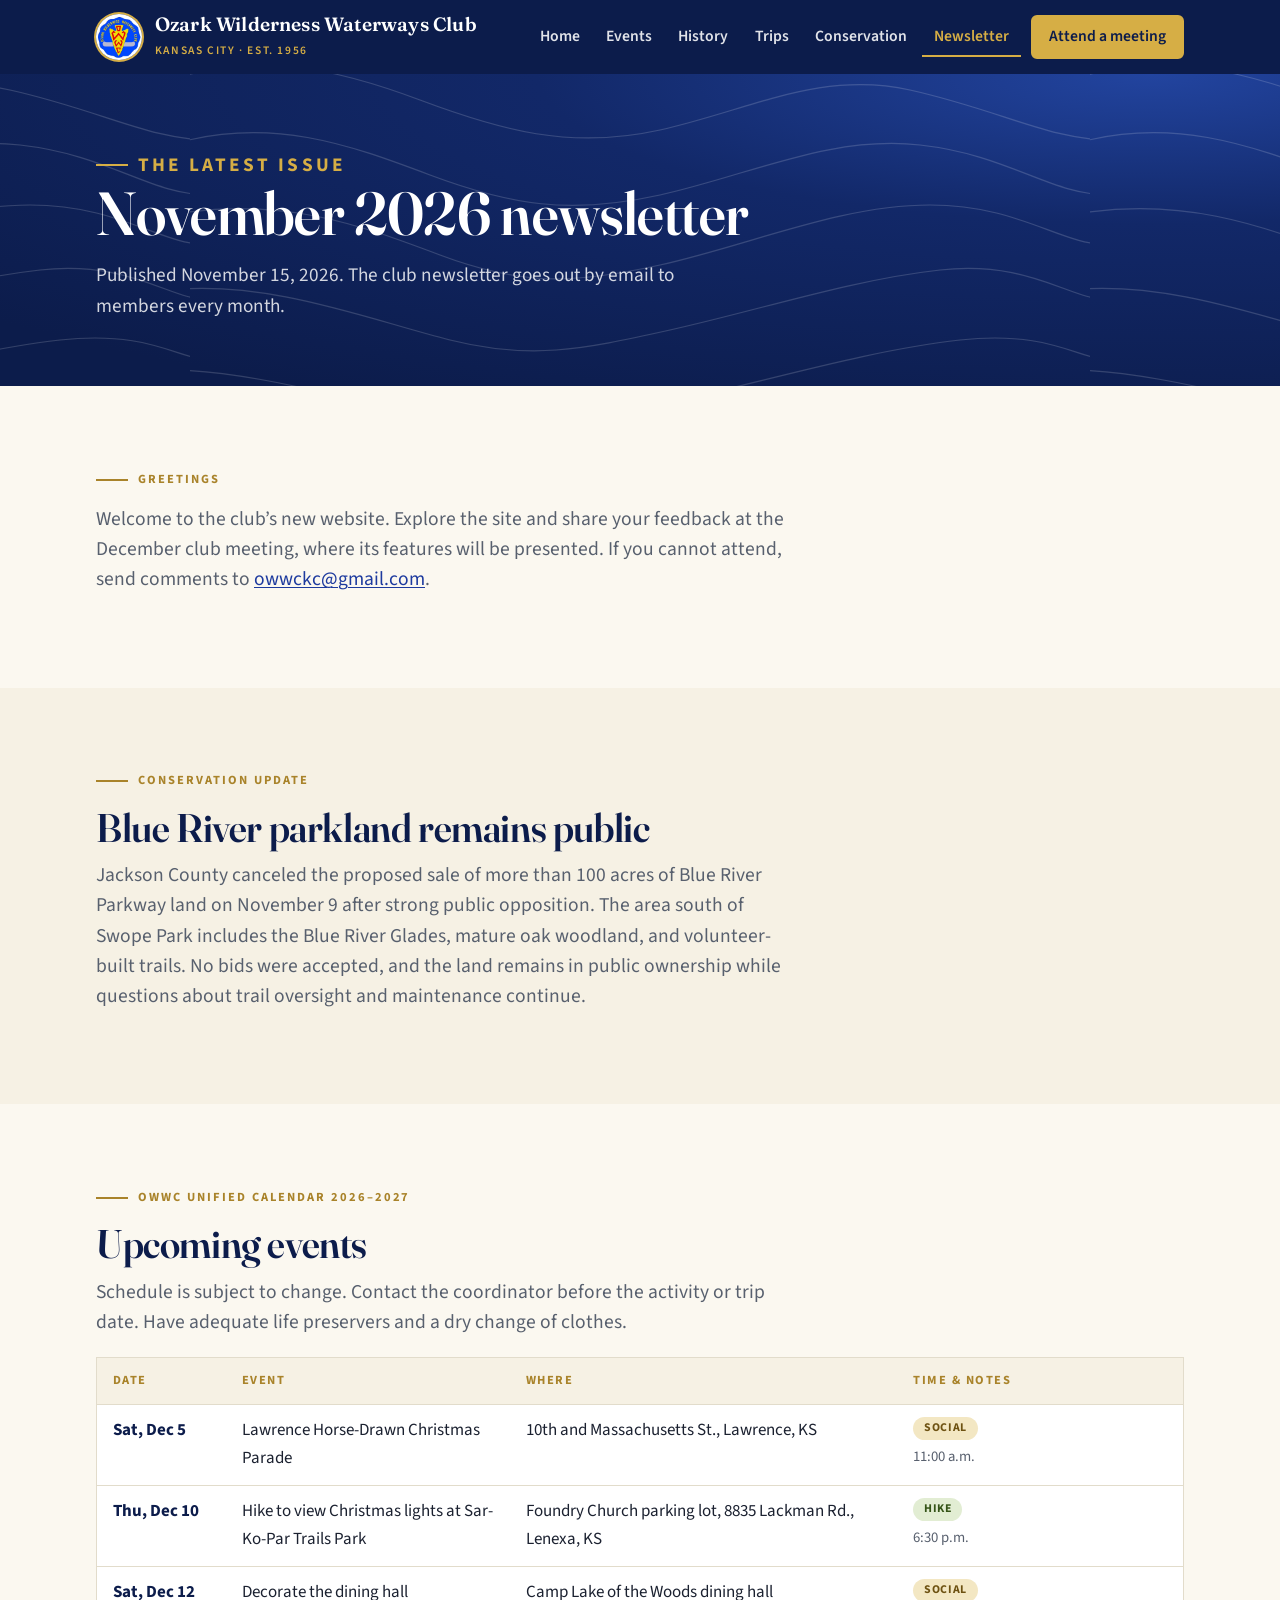
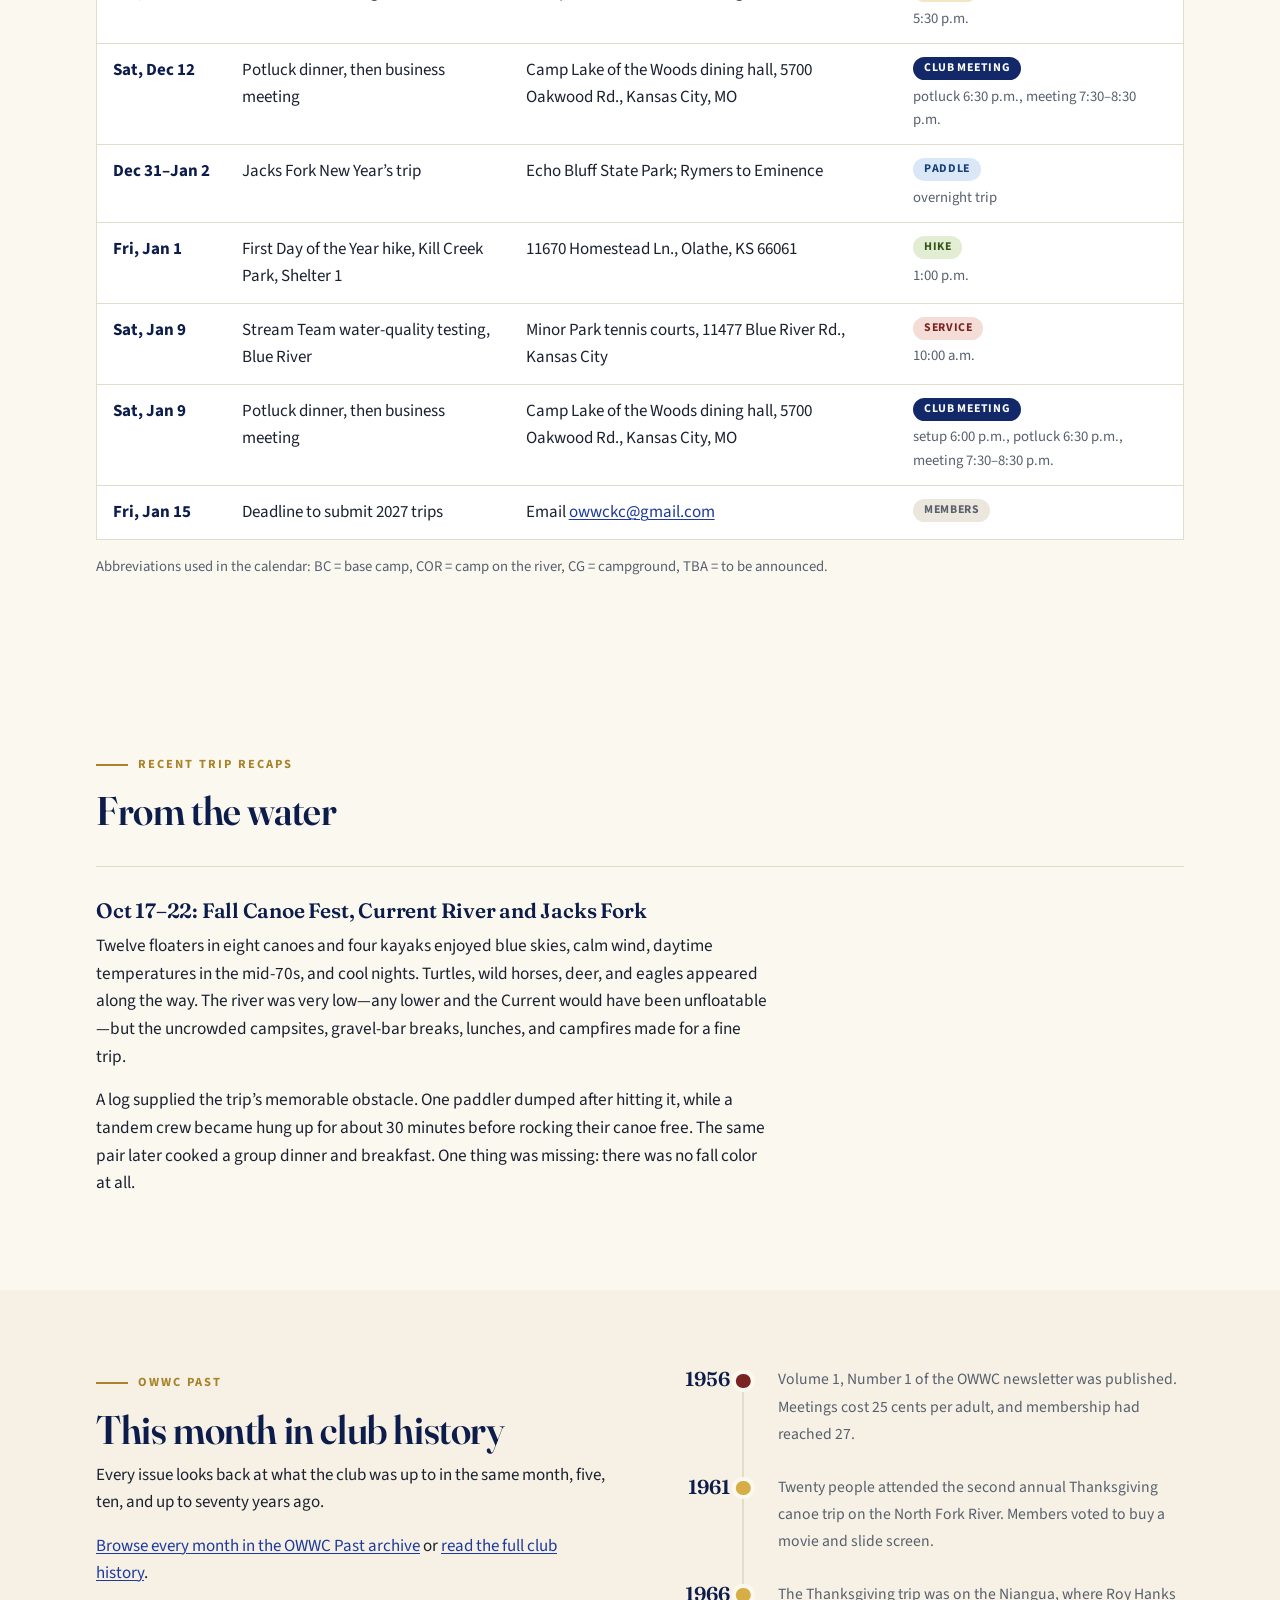
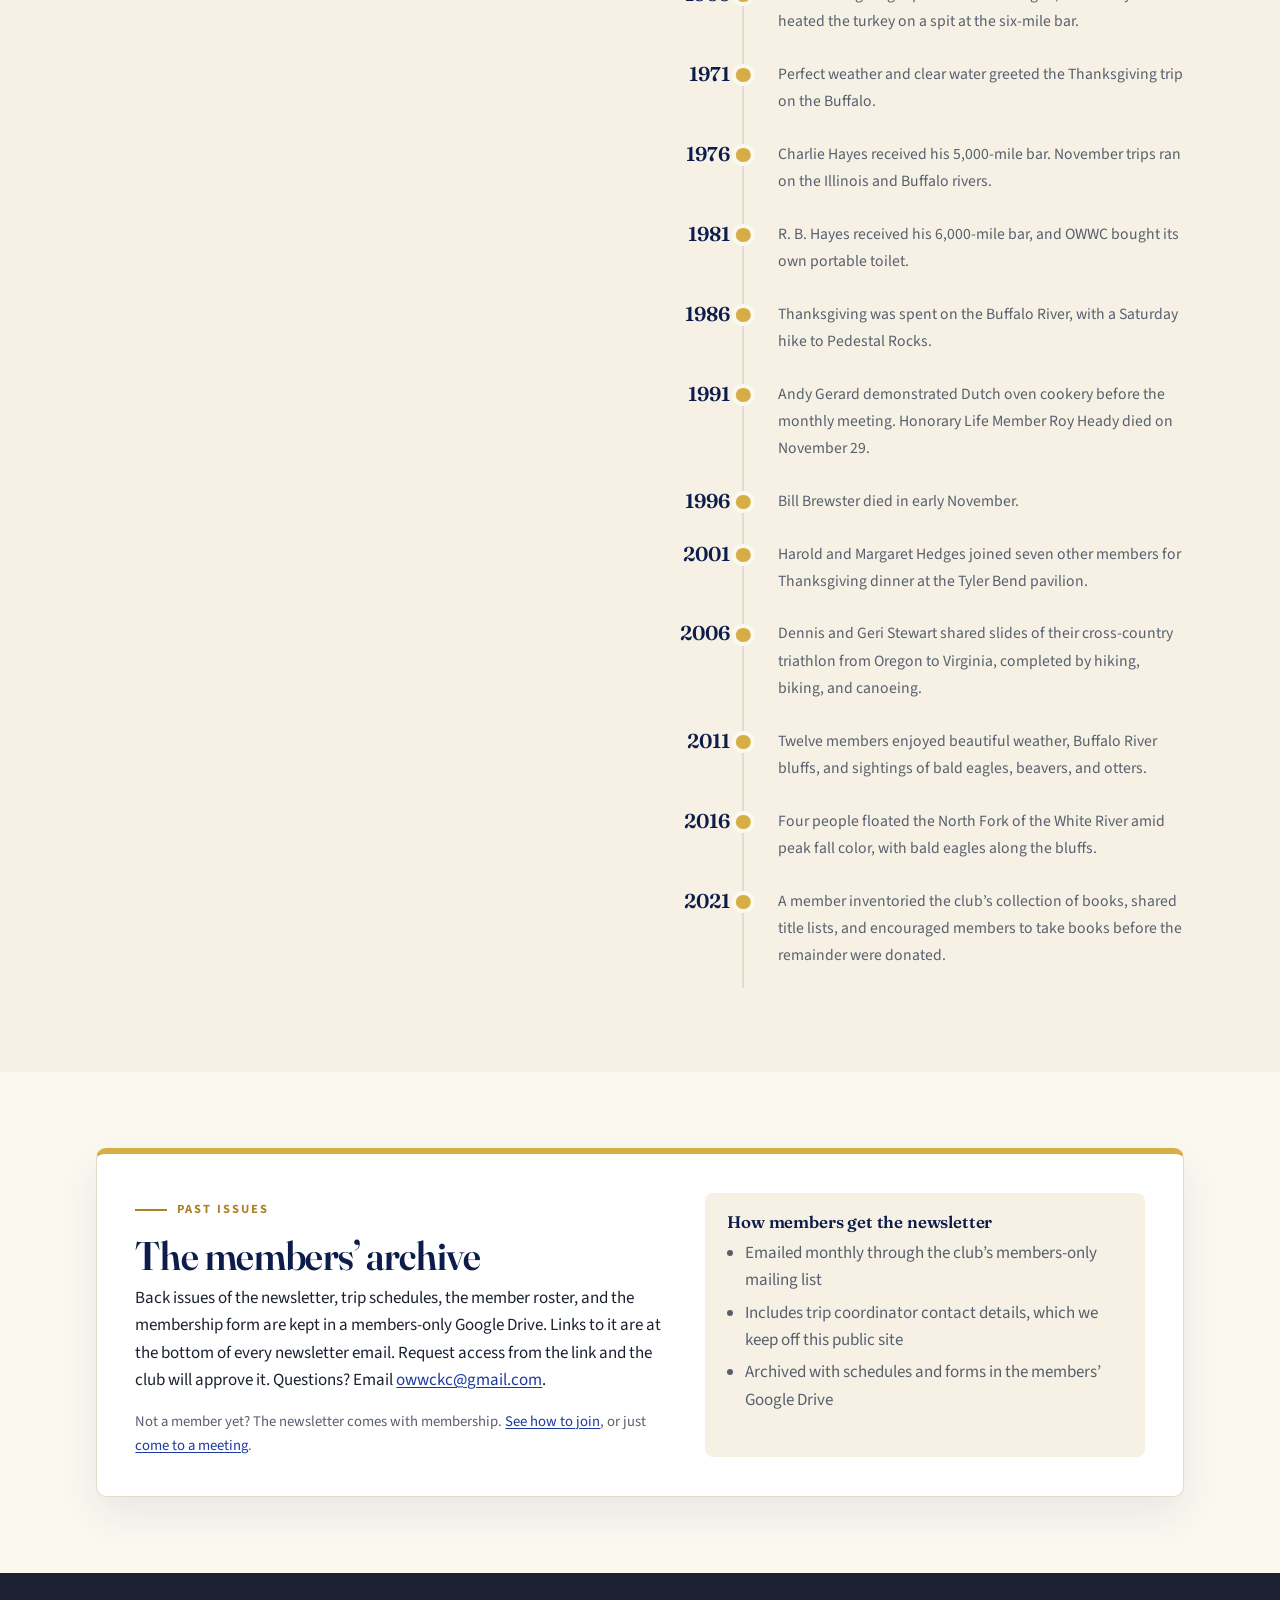
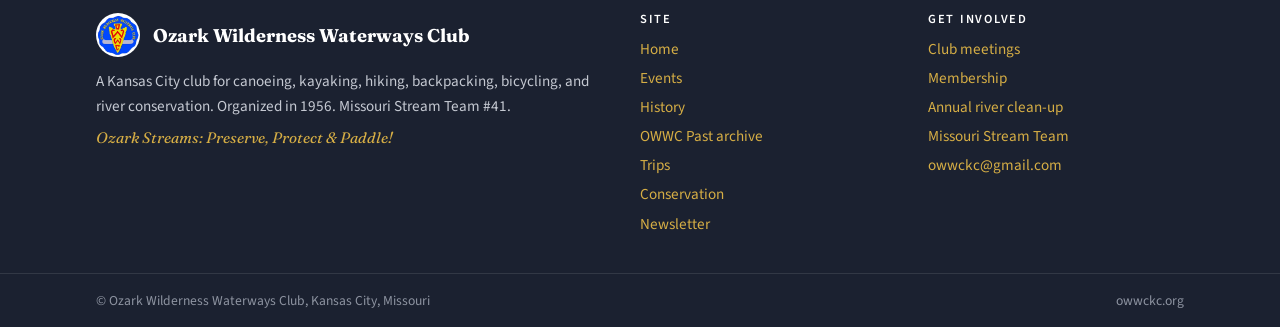
<file: newsletter.html>
<!DOCTYPE html>
<html lang="en">
<head>
  <!-- Google tag (gtag.js) -->
  <script async src="https://www.googletagmanager.com/gtag/js?id=G-6E1W4RZB9R"></script>
  <script>
    window.dataLayer = window.dataLayer || [];
    function gtag(){dataLayer.push(arguments);}
    gtag('js', new Date());
    gtag('config', 'G-6E1W4RZB9R');
  </script>
  <meta charset="utf-8">
  <meta name="viewport" content="width=device-width, initial-scale=1">
  <title>Newsletter | Ozark Wilderness Waterways Club</title>
  <meta name="description" content="The latest Ozark Wilderness Waterways Club newsletter: the club calendar, recent trip recaps, and a look back at OWWC history. Past issues are in the members-only archive.">
  <link rel="canonical" href="https://owwckc.org/newsletter.html">
  <meta property="og:title" content="Newsletter | Ozark Wilderness Waterways Club">
  <meta property="og:description" content="The November 2026 OWWC newsletter: winter events, a Fall Canoe Fest recap, Blue River conservation news, and seventy years of club history.">
  <meta property="og:image" content="https://owwckc.org/images/owwc-logo.webp">
  <link rel="icon" href="images/favicon.png">
  <link rel="preconnect" href="https://fonts.googleapis.com">
  <link rel="preconnect" href="https://fonts.gstatic.com" crossorigin>
  <link href="https://fonts.googleapis.com/css2?family=Fraunces:ital,opsz,wght@0,9..144,500;0,9..144,600;1,9..144,500&family=Source+Sans+3:ital,wght@0,400;0,600;0,700;1,400&display=swap" rel="stylesheet">
  <link rel="stylesheet" href="css/style.css?v=2026-11-15">
</head>
<body>
<!--
  EDITING NOTES (for club members):
  * This page shows only the latest issue. When a new newsletter goes out,
    replace the issue date, greeting, calendar, recaps, and "OWWC Past" below.
    Older issues live in the members-only Google Drive archive.
  * Keep member names, phone numbers, and personal email addresses off this
    page. Say "the trip coordinator" instead; members get contact details
    in the emailed newsletter.
  * Don't tag calendar events by distance or region (no "Close to Home" or
    "Ozark" labels); the site stays neutral on where members live.
  * Start each "Time &amp; notes" cell with an event-type label: pill-paddle,
    pill-hike, pill-service, pill-social, pill-meeting, or pill-members
    (colors are in css/style.css).
-->
  <header class="site-header">
    <div class="wrap">
      <a class="brand" href="index.html">
        <img src="images/owwc-logo.webp" alt="" width="46" height="46">
        <span><span class="name">Ozark Wilderness Waterways Club</span><span class="tag">Kansas City &middot; Est. 1956</span></span>
      </a>
      <nav class="site-nav" aria-label="Main">
        <ul>
          <li><a href="index.html">Home</a></li>
          <li><a href="newsletter.html#calendar">Events</a></li>
          <li><a href="history.html">History</a></li>
          <li><a href="trips.html">Trips</a></li>
          <li><a href="conservation.html">Conservation</a></li>
          <li><a href="newsletter.html" aria-current="page">Newsletter</a></li>
          <li><a class="btn" href="index.html#meetings">Attend a meeting</a></li>
        </ul>
      </nav>
    </div>
  </header>

  <section class="page-title">
    <div class="wrap">
      <p class="kicker">The latest issue</p>
      <h1>November 2026 newsletter</h1>
      <p>Published November 15, 2026. The club newsletter goes out by email to members every month.</p>
    </div>
  </section>

  <main>
    <section class="band">
      <div class="wrap">
        <p class="kicker">Greetings</p>
        <p class="lead narrow">Welcome to the club&rsquo;s new website. Explore the site and share your feedback at the December club meeting, where its features will be presented. If you cannot attend, send comments to <a href="mailto:owwckc@gmail.com">owwckc@gmail.com</a>.</p>
      </div>
    </section>

    <section class="band band-cream">
      <div class="wrap">
        <p class="kicker">Conservation update</p>
        <h2>Blue River parkland remains public</h2>
        <p class="lead narrow">Jackson County canceled the proposed sale of more than 100 acres of Blue River Parkway land on November 9 after strong public opposition. The area south of Swope Park includes the Blue River Glades, mature oak woodland, and volunteer-built trails. No bids were accepted, and the land remains in public ownership while questions about trail oversight and maintenance continue.</p>
      </div>
    </section>

    <section class="band" id="calendar">
      <div class="wrap">
        <p class="kicker">OWWC Unified Calendar 2026&ndash;2027</p>
        <h2>Upcoming events</h2>
        <p class="lead narrow">Schedule is subject to change. Contact the coordinator before the activity or trip date. Have adequate life preservers and a dry change of clothes.</p>
        <table class="trips">
          <thead>
            <tr><th scope="col">Date</th><th scope="col">Event</th><th scope="col">Where</th><th scope="col">Time &amp; notes</th></tr>
          </thead>
          <tbody>
            <tr>
              <td class="date">Sat, Dec 5</td>
              <td>Lawrence Horse-Drawn Christmas Parade</td>
              <td>10th and Massachusetts St., Lawrence, KS</td>
              <td class="type"><span class="pill pill-social">Social</span>11:00 a.m.</td>
            </tr>
            <tr>
              <td class="date">Thu, Dec 10</td>
              <td>Hike to view Christmas lights at Sar-Ko-Par Trails Park</td>
              <td>Foundry Church parking lot, 8835 Lackman Rd., Lenexa, KS</td>
              <td class="type"><span class="pill pill-hike">Hike</span>6:30 p.m.</td>
            </tr>
            <tr>
              <td class="date">Sat, Dec 12</td>
              <td>Decorate the dining hall</td>
              <td>Camp Lake of the Woods dining hall</td>
              <td class="type"><span class="pill pill-social">Social</span>5:30 p.m.</td>
            </tr>
            <tr>
              <td class="date">Sat, Dec 12</td>
              <td>Potluck dinner, then business meeting</td>
              <td>Camp Lake of the Woods dining hall, 5700 Oakwood Rd., Kansas City, MO</td>
              <td class="type"><span class="pill pill-meeting">Club Meeting</span>potluck 6:30 p.m., meeting 7:30&ndash;8:30 p.m.</td>
            </tr>
            <tr>
              <td class="date">Dec 31&ndash;Jan 2</td>
              <td>Jacks Fork New Year&rsquo;s trip</td>
              <td>Echo Bluff State Park; Rymers to Eminence</td>
              <td class="type"><span class="pill pill-paddle">Paddle</span>overnight trip</td>
            </tr>
            <tr>
              <td class="date">Fri, Jan 1</td>
              <td>First Day of the Year hike, Kill Creek Park, Shelter 1</td>
              <td>11670 Homestead Ln., Olathe, KS 66061</td>
              <td class="type"><span class="pill pill-hike">Hike</span>1:00 p.m.</td>
            </tr>
            <tr>
              <td class="date">Sat, Jan 9</td>
              <td>Stream Team water-quality testing, Blue River</td>
              <td>Minor Park tennis courts, 11477 Blue River Rd., Kansas City</td>
              <td class="type"><span class="pill pill-service">Service</span>10:00 a.m.</td>
            </tr>
            <tr>
              <td class="date">Sat, Jan 9</td>
              <td>Potluck dinner, then business meeting</td>
              <td>Camp Lake of the Woods dining hall, 5700 Oakwood Rd., Kansas City, MO</td>
              <td class="type"><span class="pill pill-meeting">Club Meeting</span>setup 6:00 p.m., potluck 6:30 p.m., meeting 7:30&ndash;8:30 p.m.</td>
            </tr>
            <tr>
              <td class="date">Fri, Jan 15</td>
              <td>Deadline to submit 2027 trips</td>
              <td>Email <a href="mailto:owwckc@gmail.com">owwckc@gmail.com</a></td>
              <td class="type"><span class="pill pill-members">Members</span></td>
            </tr>
          </tbody>
        </table>
        <p class="fine-print">Abbreviations used in the calendar: BC = base camp, COR = camp on the river, CG = campground, TBA = to be announced.</p>
      </div>
    </section>

    <section class="band" id="recaps">
      <div class="wrap">
        <p class="kicker">Recent trip recaps</p>
        <h2>From the water</h2>

        <article class="recap">
          <div class="prose">
            <h3>Oct 17&ndash;22: Fall Canoe Fest, Current River and Jacks Fork</h3>
            <p>Twelve floaters in eight canoes and four kayaks enjoyed blue skies, calm wind, daytime temperatures in the mid-70s, and cool nights. Turtles, wild horses, deer, and eagles appeared along the way. The river was very low&mdash;any lower and the Current would have been unfloatable&mdash;but the uncrowded campsites, gravel-bar breaks, lunches, and campfires made for a fine trip.</p>
            <p>A log supplied the trip&rsquo;s memorable obstacle. One paddler dumped after hitting it, while a tandem crew became hung up for about 30 minutes before rocking their canoe free. The same pair later cooked a group dinner and breakfast. One thing was missing: there was no fall color at all.</p>
          </div>
        </article>
      </div>
    </section>

    <section class="band band-cream" id="past">
      <div class="wrap split">
        <div>
          <p class="kicker">OWWC Past</p>
          <h2>This month in club history</h2>
          <p>Every issue looks back at what the club was up to in the same month, five, ten, and up to seventy years ago.</p>
          <p><a href="past.html">Browse every month in the OWWC Past archive</a> or <a href="history.html">read the full club history</a>.</p>
        </div>
        <ol class="timeline">
          <li class="major"><span class="year">1956</span><div class="what"><span>Volume 1, Number 1 of the OWWC newsletter was published. Meetings cost 25 cents per adult, and membership had reached 27.</span></div></li>
          <li><span class="year">1961</span><div class="what"><span>Twenty people attended the second annual Thanksgiving canoe trip on the North Fork River. Members voted to buy a movie and slide screen.</span></div></li>
          <li><span class="year">1966</span><div class="what"><span>The Thanksgiving trip was on the Niangua, where Roy Hanks heated the turkey on a spit at the six-mile bar.</span></div></li>
          <li><span class="year">1971</span><div class="what"><span>Perfect weather and clear water greeted the Thanksgiving trip on the Buffalo.</span></div></li>
          <li><span class="year">1976</span><div class="what"><span>Charlie Hayes received his 5,000-mile bar. November trips ran on the Illinois and Buffalo rivers.</span></div></li>
          <li><span class="year">1981</span><div class="what"><span>R. B. Hayes received his 6,000-mile bar, and OWWC bought its own portable toilet.</span></div></li>
          <li><span class="year">1986</span><div class="what"><span>Thanksgiving was spent on the Buffalo River, with a Saturday hike to Pedestal Rocks.</span></div></li>
          <li><span class="year">1991</span><div class="what"><span>Andy Gerard demonstrated Dutch oven cookery before the monthly meeting. Honorary Life Member Roy Heady died on November 29.</span></div></li>
          <li><span class="year">1996</span><div class="what"><span>Bill Brewster died in early November.</span></div></li>
          <li><span class="year">2001</span><div class="what"><span>Harold and Margaret Hedges joined seven other members for Thanksgiving dinner at the Tyler Bend pavilion.</span></div></li>
          <li><span class="year">2006</span><div class="what"><span>Dennis and Geri Stewart shared slides of their cross-country triathlon from Oregon to Virginia, completed by hiking, biking, and canoeing.</span></div></li>
          <li><span class="year">2011</span><div class="what"><span>Twelve members enjoyed beautiful weather, Buffalo River bluffs, and sightings of bald eagles, beavers, and otters.</span></div></li>
          <li><span class="year">2016</span><div class="what"><span>Four people floated the North Fork of the White River amid peak fall color, with bald eagles along the bluffs.</span></div></li>
          <li><span class="year">2021</span><div class="what"><span>A member inventoried the club&rsquo;s collection of books, shared title lists, and encouraged members to take books before the remainder were donated.</span></div></li>
        </ol>
      </div>
    </section>

    <section class="band" id="archive">
      <div class="wrap">
        <div class="placard">
          <div>
            <p class="kicker">Past issues</p>
            <h2>The members&rsquo; archive</h2>
            <p>Back issues of the newsletter, trip schedules, the member roster, and the membership form are kept in a members-only Google Drive. Links to it are at the bottom of every newsletter email. Request access from the link and the club will approve it. Questions? Email <a href="mailto:owwckc@gmail.com">owwckc@gmail.com</a>.</p>
            <p class="fine">Not a member yet? The newsletter comes with membership. <a href="index.html#join">See how to join</a>, or just <a href="index.html#meetings">come to a meeting</a>.</p>
          </div>
          <aside>
            <h3>How members get the newsletter</h3>
            <ul>
              <li>Emailed monthly through the club&rsquo;s members-only mailing list</li>
              <li>Includes trip coordinator contact details, which we keep off this public site</li>
              <li>Archived with schedules and forms in the members&rsquo; Google Drive</li>
            </ul>
          </aside>
        </div>
      </div>
    </section>
  </main>

  <footer class="site-footer">
    <div class="wrap cols">
      <div>
        <div class="brand-foot"><img src="images/owwc-logo.webp" alt="" width="44" height="44"><b>Ozark Wilderness Waterways Club</b></div>
        <p>A Kansas City club for canoeing, kayaking, hiking, backpacking, bicycling, and river conservation. Organized in 1956. Missouri Stream Team #41.</p>
        <p class="motto">Ozark Streams: Preserve, Protect &amp; Paddle!</p>
      </div>
      <div>
        <h4>Site</h4>
        <ul>
          <li><a href="index.html">Home</a></li>
          <li><a href="newsletter.html#calendar">Events</a></li>
          <li><a href="history.html">History</a></li>
          <li><a href="past.html">OWWC Past archive</a></li>
          <li><a href="trips.html">Trips</a></li>
          <li><a href="conservation.html">Conservation</a></li>
          <li><a href="newsletter.html">Newsletter</a></li>
        </ul>
      </div>
      <div>
        <h4>Get involved</h4>
        <ul>
          <li><a href="index.html#meetings">Club meetings</a></li>
          <li><a href="index.html#join">Membership</a></li>
          <li><a href="conservation.html#cleanup">Annual river clean-up</a></li>
          <li><a href="https://mostreamteam.org/">Missouri Stream Team</a></li>
          <li><a href="mailto:owwckc@gmail.com">owwckc@gmail.com</a></li>
        </ul>
      </div>
    </div>
    <div class="legal">
      <div class="wrap">
        <span>&copy; Ozark Wilderness Waterways Club, Kansas City, Missouri</span>
        <span>owwckc.org</span>
      </div>
    </div>
  </footer>
</body>
</html>
</file>
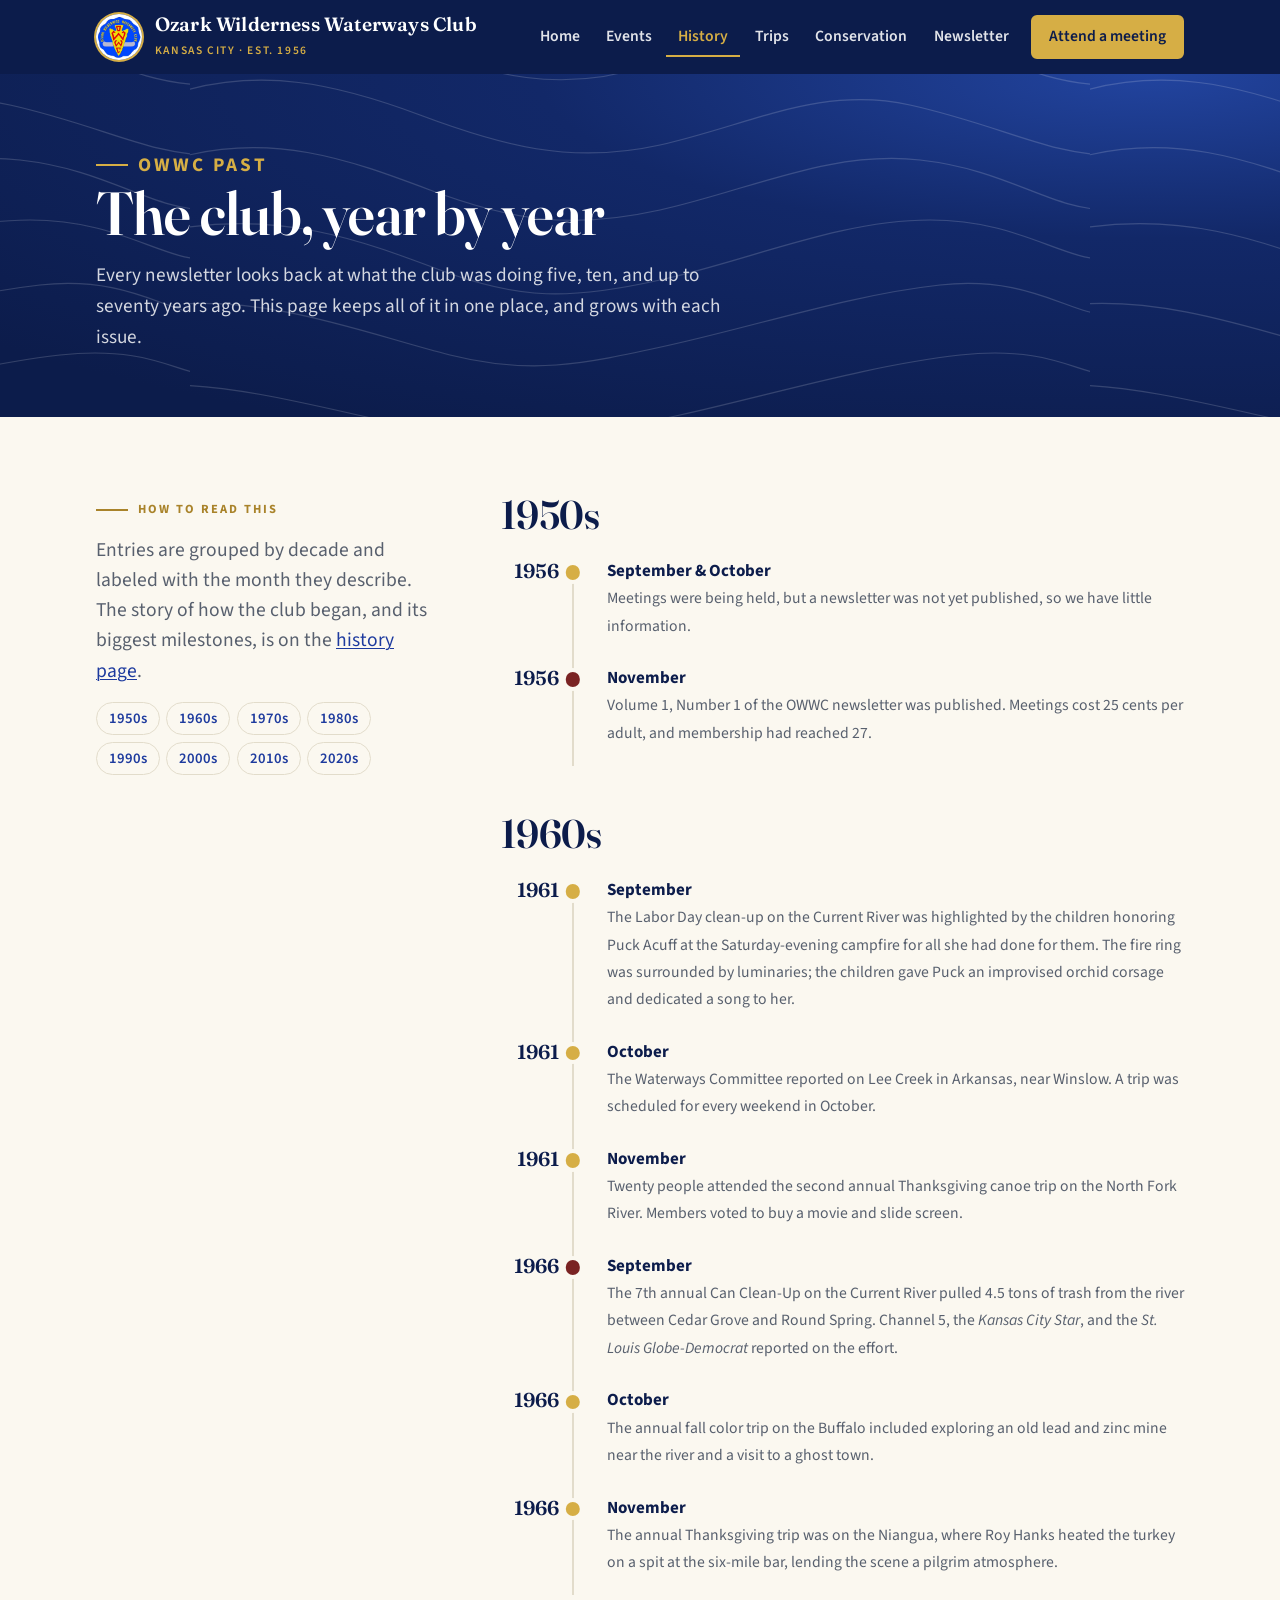
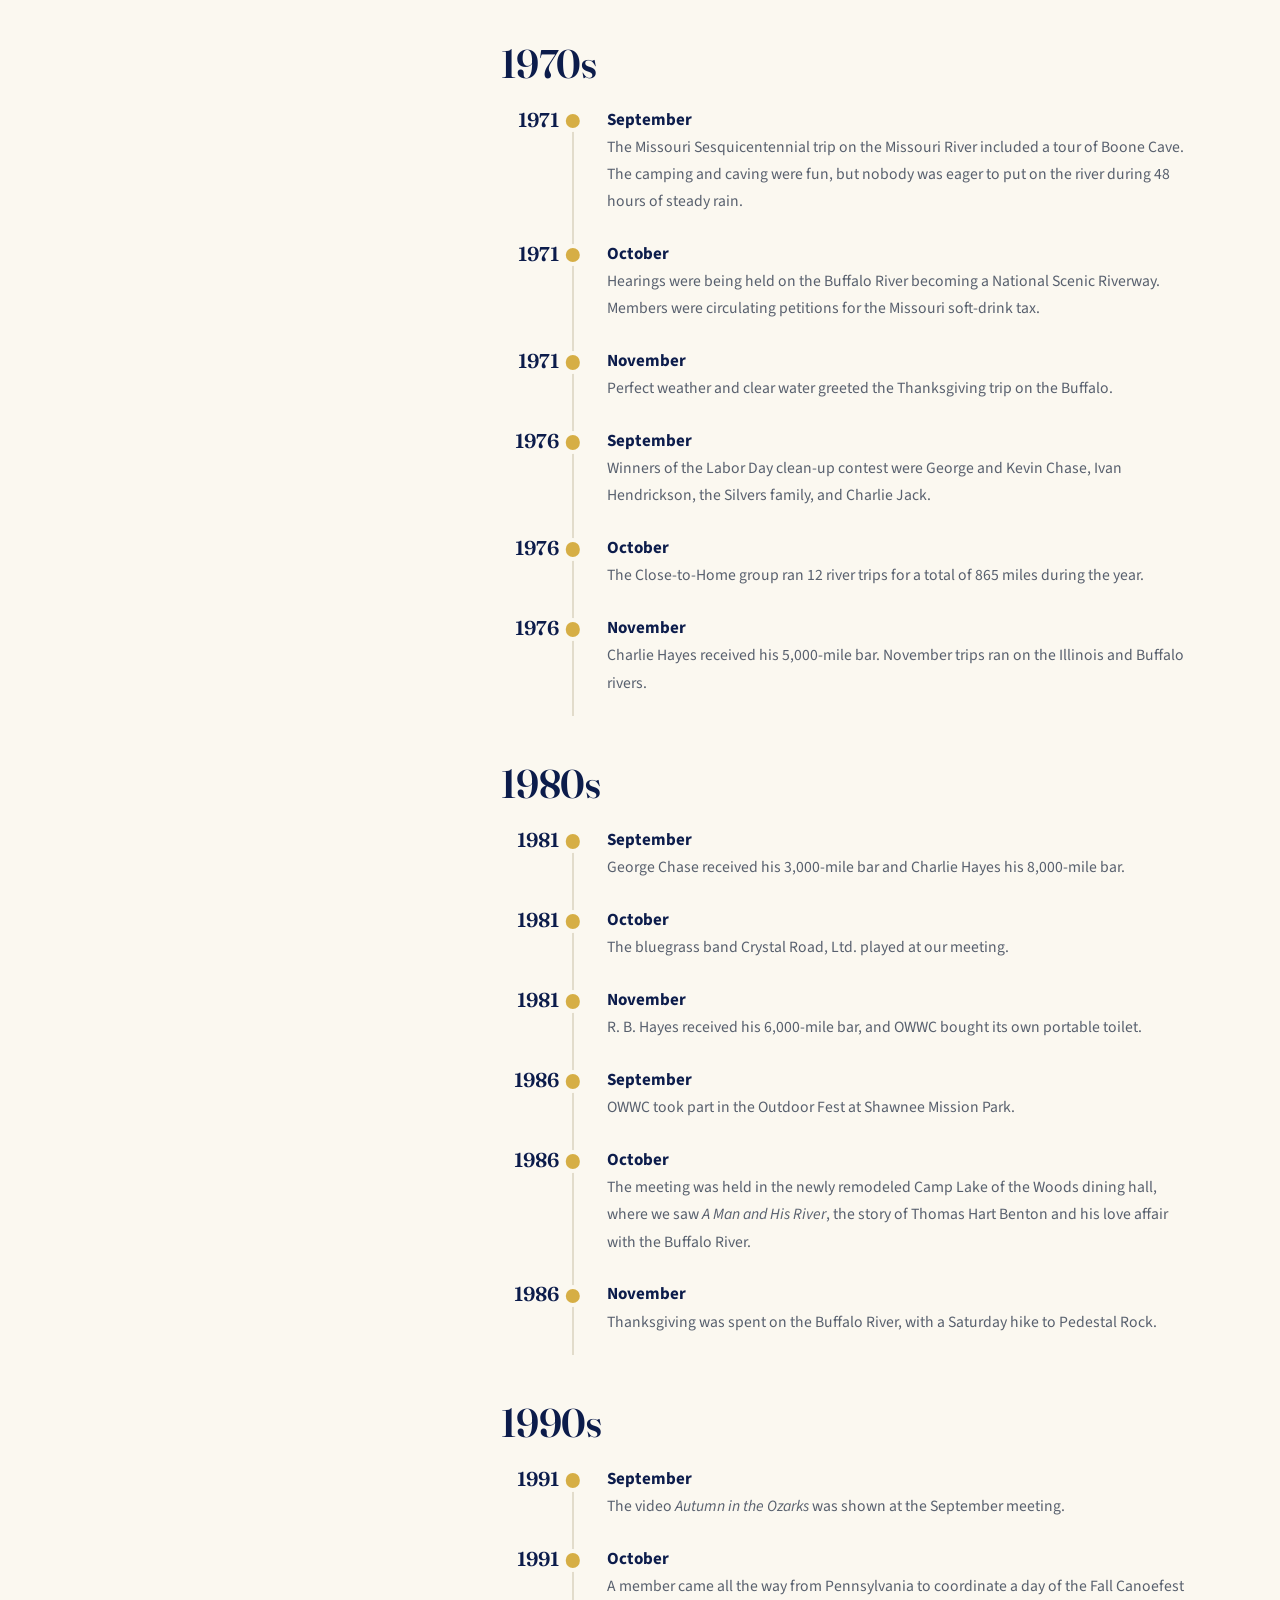
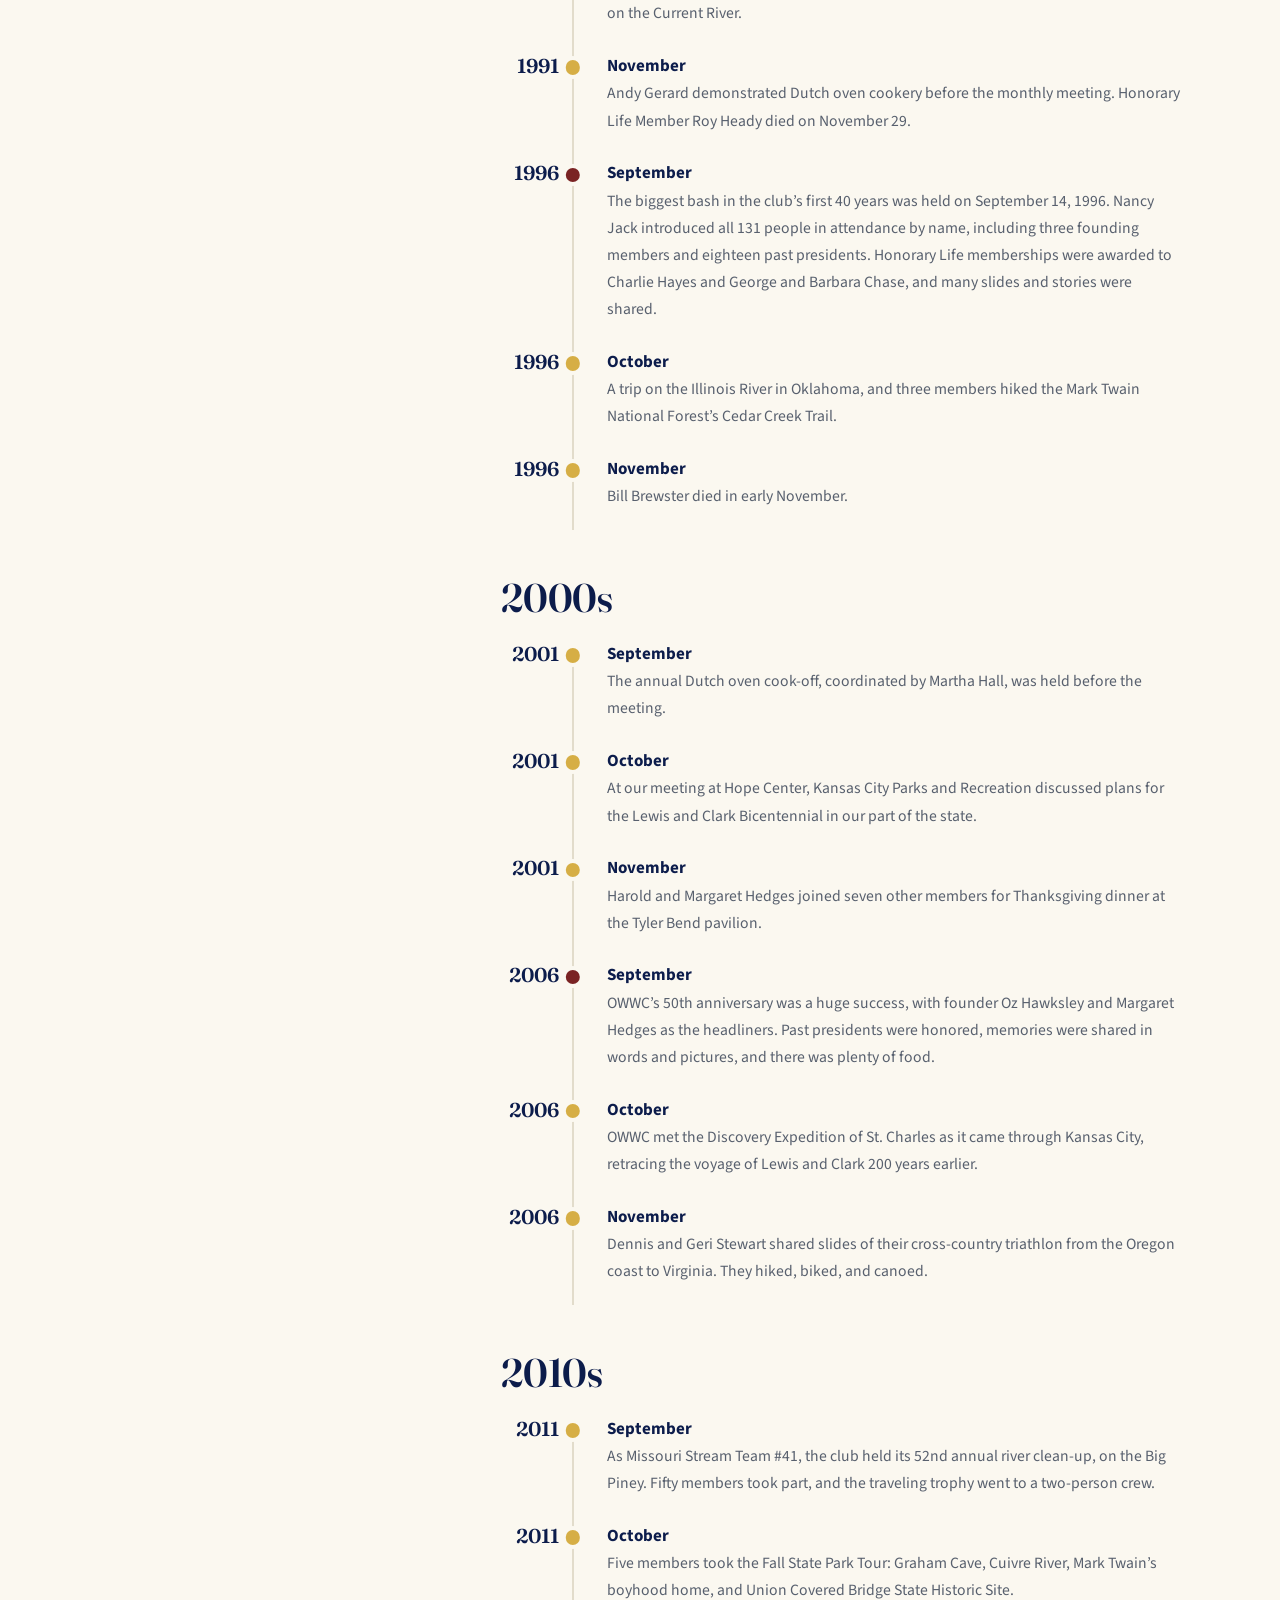
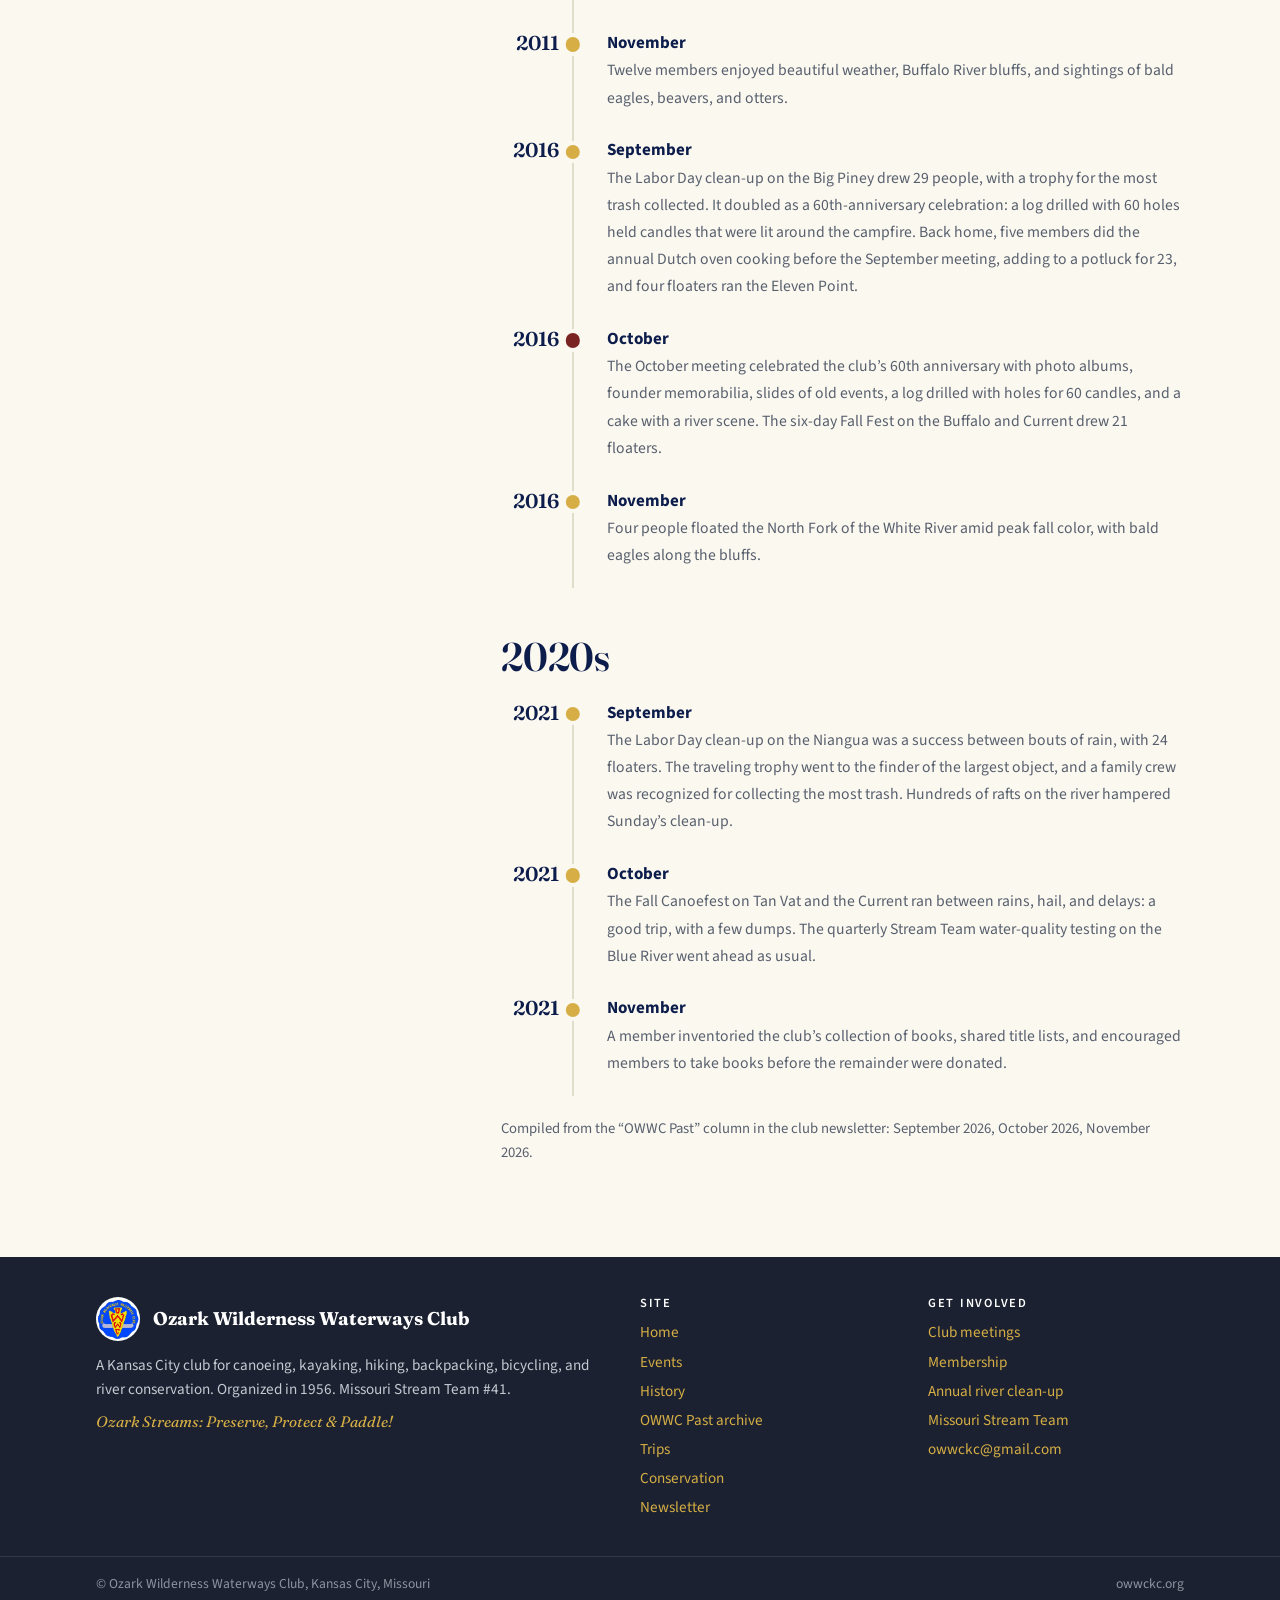
<file: past.html>
<!DOCTYPE html>
<html lang="en">
<head>
  <!-- Google tag (gtag.js) -->
  <script async src="https://www.googletagmanager.com/gtag/js?id=G-6E1W4RZB9R"></script>
  <script>
    window.dataLayer = window.dataLayer || [];
    function gtag(){dataLayer.push(arguments);}
    gtag('js', new Date());
    gtag('config', 'G-6E1W4RZB9R');
  </script>
  <meta charset="utf-8">
  <meta name="viewport" content="width=device-width, initial-scale=1">
  <title>OWWC Past | Ozark Wilderness Waterways Club</title>
  <meta name="description" content="A growing year-by-year record of the Ozark Wilderness Waterways Club since 1956, collected from the OWWC Past column in the monthly newsletter.">
  <link rel="canonical" href="https://owwckc.org/past.html">
  <meta property="og:title" content="OWWC Past | Ozark Wilderness Waterways Club">
  <meta property="og:description" content="Seventy years of floats, clean-ups, campfires, and meetings, month by month.">
  <meta property="og:image" content="https://owwckc.org/images/owwc-pin.jpg">
  <link rel="icon" href="images/favicon.png">
  <link rel="preconnect" href="https://fonts.googleapis.com">
  <link rel="preconnect" href="https://fonts.gstatic.com" crossorigin>
  <link href="https://fonts.googleapis.com/css2?family=Fraunces:ital,opsz,wght@0,9..144,500;0,9..144,600;1,9..144,500&family=Source+Sans+3:ital,wght@0,400;0,600;0,700;1,400&display=swap" rel="stylesheet">
  <link rel="stylesheet" href="css/style.css?v=2026-11-15">
</head>
<body>
<!--
  EDITING NOTES:
  * Each newsletter's "OWWC Past" column adds one item per year (5, 10, ... 70 years ago).
    Add each item under its decade, in year order, then month order within a year.
    Label the month in <strong>. Items 20+ years old keep names; rewrite newer items without member names.
  * Add the issue to the "Compiled from" list at the bottom.
  * See docs/processing-incoming.md.
-->
  <header class="site-header">
    <div class="wrap">
      <a class="brand" href="index.html">
        <img src="images/owwc-logo.webp" alt="" width="46" height="46">
        <span><span class="name">Ozark Wilderness Waterways Club</span><span class="tag">Kansas City &middot; Est. 1956</span></span>
      </a>
      <nav class="site-nav" aria-label="Main">
        <ul>
          <li><a href="index.html">Home</a></li>
          <li><a href="newsletter.html#calendar">Events</a></li>
          <li><a href="history.html" aria-current="page">History</a></li>
          <li><a href="trips.html">Trips</a></li>
          <li><a href="conservation.html">Conservation</a></li>
          <li><a href="newsletter.html">Newsletter</a></li>
          <li><a class="btn" href="index.html#meetings">Attend a meeting</a></li>
        </ul>
      </nav>
    </div>
  </header>

  <section class="page-title">
    <div class="wrap">
      <p class="kicker">OWWC Past</p>
      <h1>The club, year by year</h1>
      <p>Every newsletter looks back at what the club was doing five, ten, and up to seventy years ago. This page keeps all of it in one place, and grows with each issue.</p>
    </div>
  </section>

  <main>
    <section class="band">
      <div class="wrap split past">
        <div class="sticky">
          <p class="kicker">How to read this</p>
          <p class="lead">Entries are grouped by decade and labeled with the month they describe. The story of how the club began, and its biggest milestones, is on the <a href="history.html">history page</a>.</p>
          <ul class="decade-nav">
            <li><a href="#d1950">1950s</a></li><li><a href="#d1960">1960s</a></li><li><a href="#d1970">1970s</a></li><li><a href="#d1980">1980s</a></li><li><a href="#d1990">1990s</a></li><li><a href="#d2000">2000s</a></li><li><a href="#d2010">2010s</a></li><li><a href="#d2020">2020s</a></li>
          </ul>
        </div>

        <div>
          <h2 id="d1950">1950s</h2>
          <ol class="timeline">
            <li><span class="year">1956</span><div class="what"><strong>September &amp; October</strong><span>Meetings were being held, but a newsletter was not yet published, so we have little information.</span></div></li>
            <li class="major"><span class="year">1956</span><div class="what"><strong>November</strong><span>Volume 1, Number 1 of the OWWC newsletter was published. Meetings cost 25 cents per adult, and membership had reached 27.</span></div></li>
          </ol>

          <h2 id="d1960">1960s</h2>
          <ol class="timeline">
            <li><span class="year">1961</span><div class="what"><strong>September</strong><span>The Labor Day clean-up on the Current River was highlighted by the children honoring Puck Acuff at the Saturday-evening campfire for all she had done for them. The fire ring was surrounded by luminaries; the children gave Puck an improvised orchid corsage and dedicated a song to her.</span></div></li>
            <li><span class="year">1961</span><div class="what"><strong>October</strong><span>The Waterways Committee reported on Lee Creek in Arkansas, near Winslow. A trip was scheduled for every weekend in October.</span></div></li>
            <li><span class="year">1961</span><div class="what"><strong>November</strong><span>Twenty people attended the second annual Thanksgiving canoe trip on the North Fork River. Members voted to buy a movie and slide screen.</span></div></li>
            <li class="major"><span class="year">1966</span><div class="what"><strong>September</strong><span>The 7th annual Can Clean-Up on the Current River pulled 4.5 tons of trash from the river between Cedar Grove and Round Spring. Channel 5, the <em>Kansas City Star</em>, and the <em>St. Louis Globe-Democrat</em> reported on the effort.</span></div></li>
            <li><span class="year">1966</span><div class="what"><strong>October</strong><span>The annual fall color trip on the Buffalo included exploring an old lead and zinc mine near the river and a visit to a ghost town.</span></div></li>
            <li><span class="year">1966</span><div class="what"><strong>November</strong><span>The annual Thanksgiving trip was on the Niangua, where Roy Hanks heated the turkey on a spit at the six-mile bar, lending the scene a pilgrim atmosphere.</span></div></li>
          </ol>

          <h2 id="d1970">1970s</h2>
          <ol class="timeline">
            <li><span class="year">1971</span><div class="what"><strong>September</strong><span>The Missouri Sesquicentennial trip on the Missouri River included a tour of Boone Cave. The camping and caving were fun, but nobody was eager to put on the river during 48 hours of steady rain.</span></div></li>
            <li><span class="year">1971</span><div class="what"><strong>October</strong><span>Hearings were being held on the Buffalo River becoming a National Scenic Riverway. Members were circulating petitions for the Missouri soft-drink tax.</span></div></li>
            <li><span class="year">1971</span><div class="what"><strong>November</strong><span>Perfect weather and clear water greeted the Thanksgiving trip on the Buffalo.</span></div></li>
            <li><span class="year">1976</span><div class="what"><strong>September</strong><span>Winners of the Labor Day clean-up contest were George and Kevin Chase, Ivan Hendrickson, the Silvers family, and Charlie Jack.</span></div></li>
            <li><span class="year">1976</span><div class="what"><strong>October</strong><span>The Close-to-Home group ran 12 river trips for a total of 865 miles during the year.</span></div></li>
            <li><span class="year">1976</span><div class="what"><strong>November</strong><span>Charlie Hayes received his 5,000-mile bar. November trips ran on the Illinois and Buffalo rivers.</span></div></li>
          </ol>

          <h2 id="d1980">1980s</h2>
          <ol class="timeline">
            <li><span class="year">1981</span><div class="what"><strong>September</strong><span>George Chase received his 3,000-mile bar and Charlie Hayes his 8,000-mile bar.</span></div></li>
            <li><span class="year">1981</span><div class="what"><strong>October</strong><span>The bluegrass band Crystal Road, Ltd. played at our meeting.</span></div></li>
            <li><span class="year">1981</span><div class="what"><strong>November</strong><span>R. B. Hayes received his 6,000-mile bar, and OWWC bought its own portable toilet.</span></div></li>
            <li><span class="year">1986</span><div class="what"><strong>September</strong><span>OWWC took part in the Outdoor Fest at Shawnee Mission Park.</span></div></li>
            <li><span class="year">1986</span><div class="what"><strong>October</strong><span>The meeting was held in the newly remodeled Camp Lake of the Woods dining hall, where we saw <em>A Man and His River</em>, the story of Thomas Hart Benton and his love affair with the Buffalo River.</span></div></li>
            <li><span class="year">1986</span><div class="what"><strong>November</strong><span>Thanksgiving was spent on the Buffalo River, with a Saturday hike to Pedestal Rock.</span></div></li>
          </ol>

          <h2 id="d1990">1990s</h2>
          <ol class="timeline">
            <li><span class="year">1991</span><div class="what"><strong>September</strong><span>The video <em>Autumn in the Ozarks</em> was shown at the September meeting.</span></div></li>
            <li><span class="year">1991</span><div class="what"><strong>October</strong><span>A member came all the way from Pennsylvania to coordinate a day of the Fall Canoefest on the Current River.</span></div></li>
            <li><span class="year">1991</span><div class="what"><strong>November</strong><span>Andy Gerard demonstrated Dutch oven cookery before the monthly meeting. Honorary Life Member Roy Heady died on November 29.</span></div></li>
            <li class="major"><span class="year">1996</span><div class="what"><strong>September</strong><span>The biggest bash in the club&rsquo;s first 40 years was held on September 14, 1996. Nancy Jack introduced all 131 people in attendance by name, including three founding members and eighteen past presidents. Honorary Life memberships were awarded to Charlie Hayes and George and Barbara Chase, and many slides and stories were shared.</span></div></li>
            <li><span class="year">1996</span><div class="what"><strong>October</strong><span>A trip on the Illinois River in Oklahoma, and three members hiked the Mark Twain National Forest&rsquo;s Cedar Creek Trail.</span></div></li>
            <li><span class="year">1996</span><div class="what"><strong>November</strong><span>Bill Brewster died in early November.</span></div></li>
          </ol>

          <h2 id="d2000">2000s</h2>
          <ol class="timeline">
            <li><span class="year">2001</span><div class="what"><strong>September</strong><span>The annual Dutch oven cook-off, coordinated by Martha Hall, was held before the meeting.</span></div></li>
            <li><span class="year">2001</span><div class="what"><strong>October</strong><span>At our meeting at Hope Center, Kansas City Parks and Recreation discussed plans for the Lewis and Clark Bicentennial in our part of the state.</span></div></li>
            <li><span class="year">2001</span><div class="what"><strong>November</strong><span>Harold and Margaret Hedges joined seven other members for Thanksgiving dinner at the Tyler Bend pavilion.</span></div></li>
            <li class="major"><span class="year">2006</span><div class="what"><strong>September</strong><span>OWWC&rsquo;s 50th anniversary was a huge success, with founder Oz Hawksley and Margaret Hedges as the headliners. Past presidents were honored, memories were shared in words and pictures, and there was plenty of food.</span></div></li>
            <li><span class="year">2006</span><div class="what"><strong>October</strong><span>OWWC met the Discovery Expedition of St. Charles as it came through Kansas City, retracing the voyage of Lewis and Clark 200 years earlier.</span></div></li>
            <li><span class="year">2006</span><div class="what"><strong>November</strong><span>Dennis and Geri Stewart shared slides of their cross-country triathlon from the Oregon coast to Virginia. They hiked, biked, and canoed.</span></div></li>
          </ol>

          <h2 id="d2010">2010s</h2>
          <ol class="timeline">
            <li><span class="year">2011</span><div class="what"><strong>September</strong><span>As Missouri Stream Team #41, the club held its 52nd annual river clean-up, on the Big Piney. Fifty members took part, and the traveling trophy went to a two-person crew.</span></div></li>
            <li><span class="year">2011</span><div class="what"><strong>October</strong><span>Five members took the Fall State Park Tour: Graham Cave, Cuivre River, Mark Twain&rsquo;s boyhood home, and Union Covered Bridge State Historic Site.</span></div></li>
            <li><span class="year">2011</span><div class="what"><strong>November</strong><span>Twelve members enjoyed beautiful weather, Buffalo River bluffs, and sightings of bald eagles, beavers, and otters.</span></div></li>
            <li><span class="year">2016</span><div class="what"><strong>September</strong><span>The Labor Day clean-up on the Big Piney drew 29 people, with a trophy for the most trash collected. It doubled as a 60th-anniversary celebration: a log drilled with 60 holes held candles that were lit around the campfire. Back home, five members did the annual Dutch oven cooking before the September meeting, adding to a potluck for 23, and four floaters ran the Eleven Point.</span></div></li>
            <li class="major"><span class="year">2016</span><div class="what"><strong>October</strong><span>The October meeting celebrated the club&rsquo;s 60th anniversary with photo albums, founder memorabilia, slides of old events, a log drilled with holes for 60 candles, and a cake with a river scene. The six-day Fall Fest on the Buffalo and Current drew 21 floaters.</span></div></li>
            <li><span class="year">2016</span><div class="what"><strong>November</strong><span>Four people floated the North Fork of the White River amid peak fall color, with bald eagles along the bluffs.</span></div></li>
          </ol>

          <h2 id="d2020">2020s</h2>
          <ol class="timeline">
            <li><span class="year">2021</span><div class="what"><strong>September</strong><span>The Labor Day clean-up on the Niangua was a success between bouts of rain, with 24 floaters. The traveling trophy went to the finder of the largest object, and a family crew was recognized for collecting the most trash. Hundreds of rafts on the river hampered Sunday&rsquo;s clean-up.</span></div></li>
            <li><span class="year">2021</span><div class="what"><strong>October</strong><span>The Fall Canoefest on Tan Vat and the Current ran between rains, hail, and delays: a good trip, with a few dumps. The quarterly Stream Team water-quality testing on the Blue River went ahead as usual.</span></div></li>
            <li><span class="year">2021</span><div class="what"><strong>November</strong><span>A member inventoried the club&rsquo;s collection of books, shared title lists, and encouraged members to take books before the remainder were donated.</span></div></li>
          </ol>

          <p class="fine-print">Compiled from the &ldquo;OWWC Past&rdquo; column in the club newsletter: September 2026, October 2026, November 2026.</p>
        </div>
      </div>
    </section>
  </main>

  <footer class="site-footer">
    <div class="wrap cols">
      <div>
        <div class="brand-foot"><img src="images/owwc-logo.webp" alt="" width="44" height="44"><b>Ozark Wilderness Waterways Club</b></div>
        <p>A Kansas City club for canoeing, kayaking, hiking, backpacking, bicycling, and river conservation. Organized in 1956. Missouri Stream Team #41.</p>
        <p class="motto">Ozark Streams: Preserve, Protect &amp; Paddle!</p>
      </div>
      <div>
        <h4>Site</h4>
        <ul>
          <li><a href="index.html">Home</a></li>
          <li><a href="newsletter.html#calendar">Events</a></li>
          <li><a href="history.html">History</a></li>
          <li><a href="past.html">OWWC Past archive</a></li>
          <li><a href="trips.html">Trips</a></li>
          <li><a href="conservation.html">Conservation</a></li>
          <li><a href="newsletter.html">Newsletter</a></li>
        </ul>
      </div>
      <div>
        <h4>Get involved</h4>
        <ul>
          <li><a href="index.html#meetings">Club meetings</a></li>
          <li><a href="index.html#join">Membership</a></li>
          <li><a href="conservation.html#cleanup">Annual river clean-up</a></li>
          <li><a href="https://mostreamteam.org/">Missouri Stream Team</a></li>
          <li><a href="mailto:owwckc@gmail.com">owwckc@gmail.com</a></li>
        </ul>
      </div>
    </div>
    <div class="legal">
      <div class="wrap">
        <span>&copy; Ozark Wilderness Waterways Club, Kansas City, Missouri</span>
        <span>owwckc.org</span>
      </div>
    </div>
  </footer>
</body>
</html>
</file>
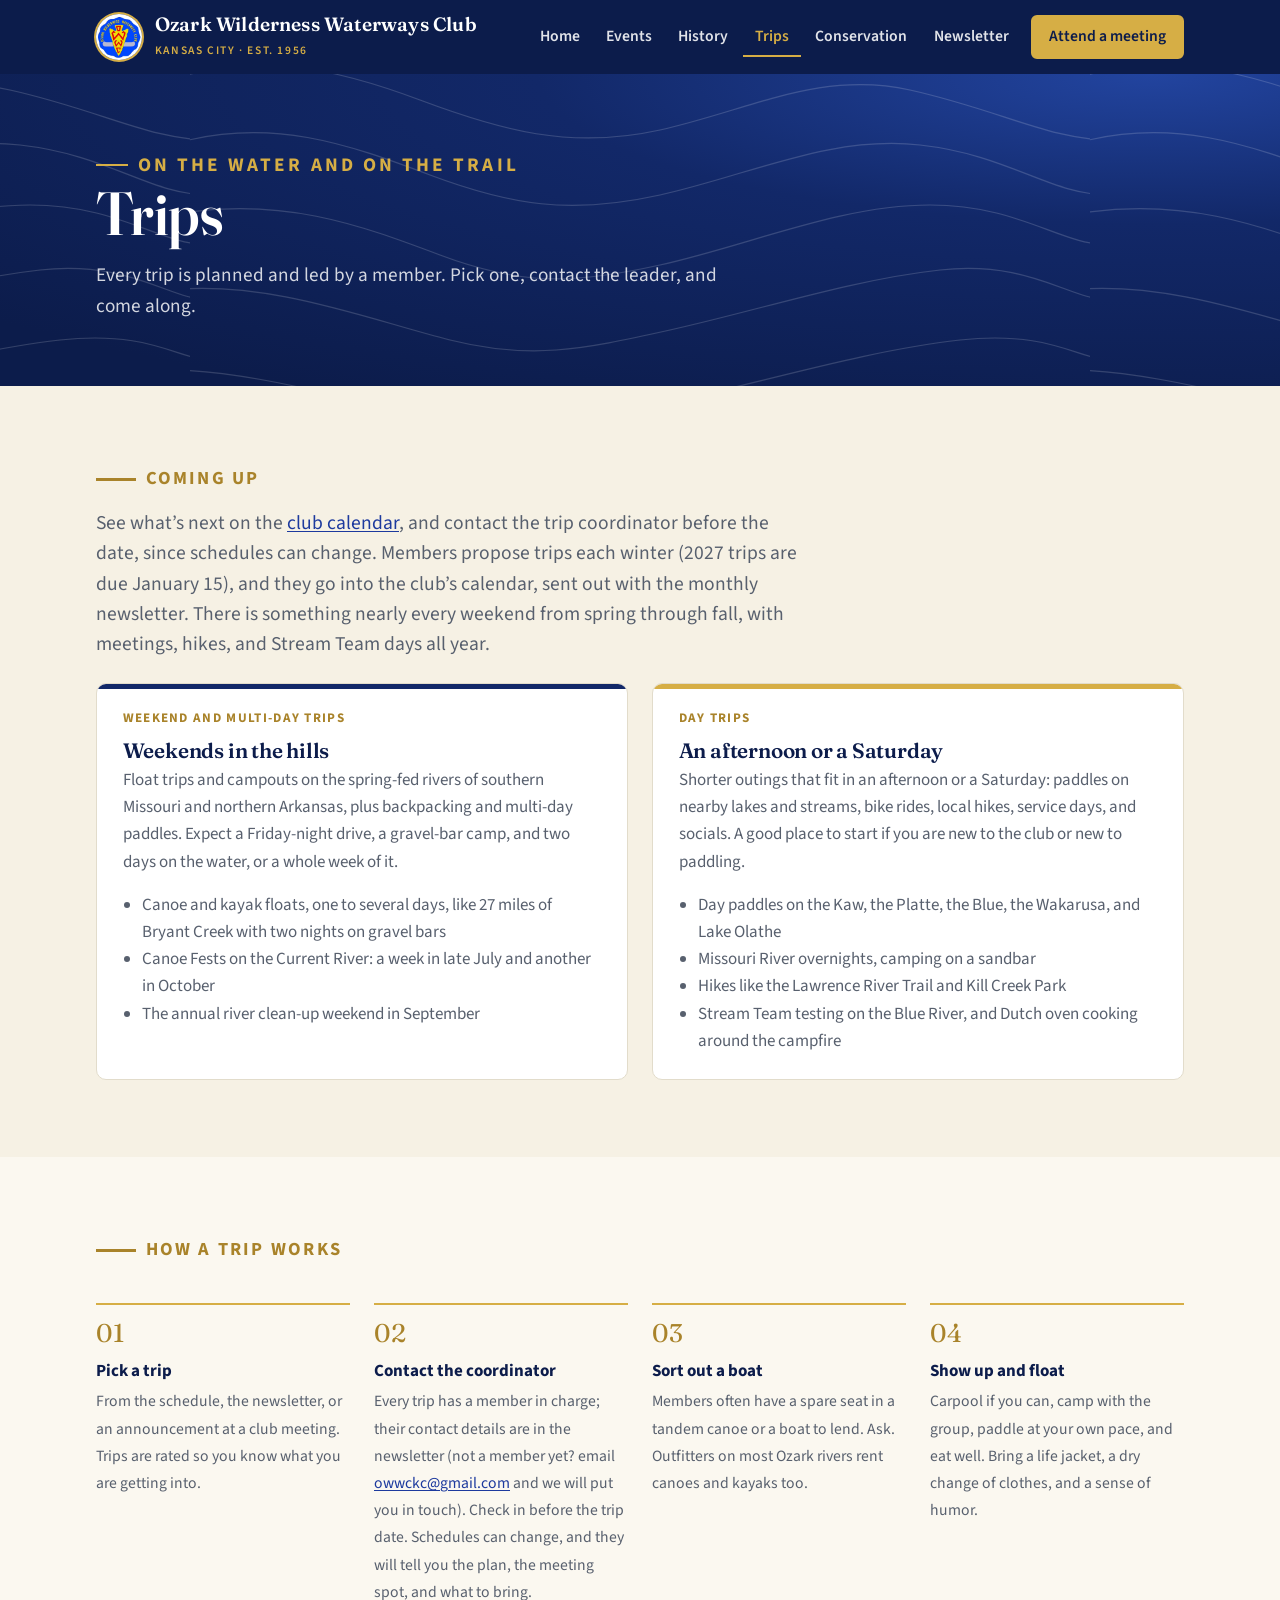
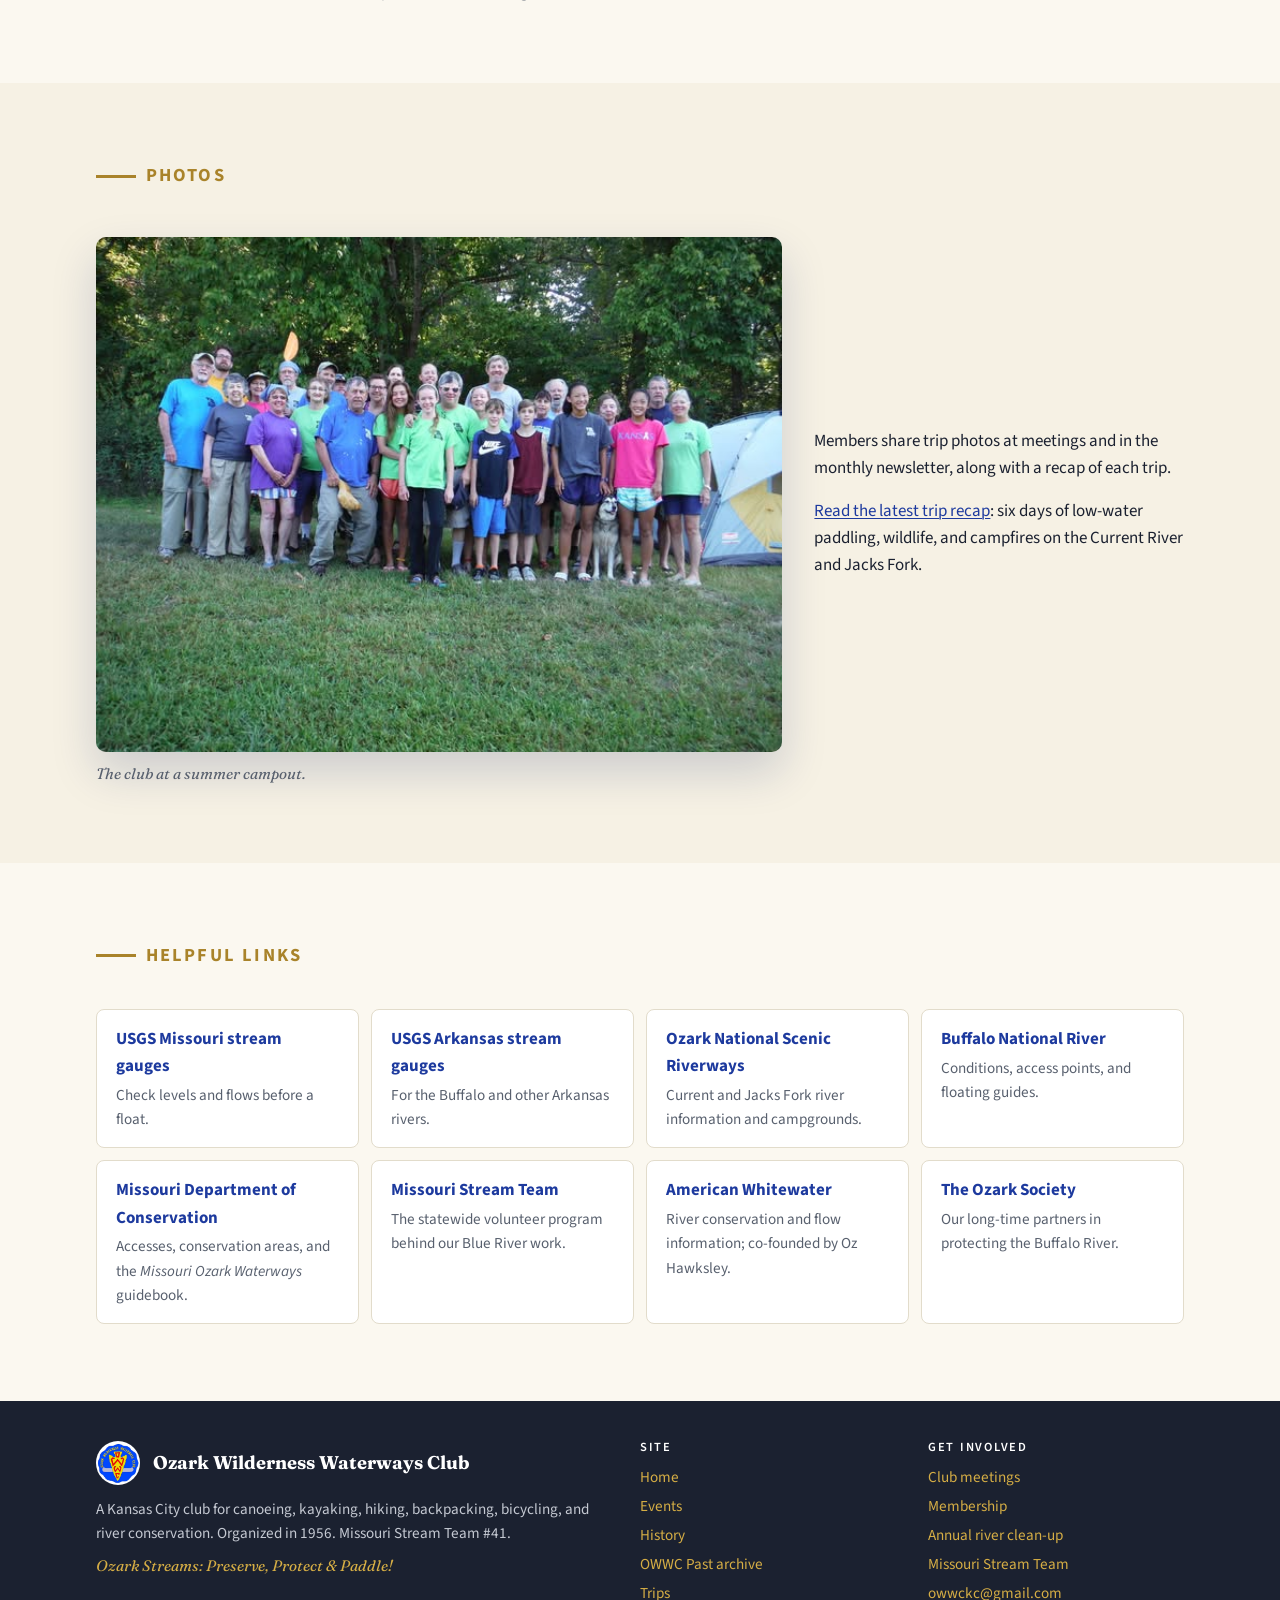
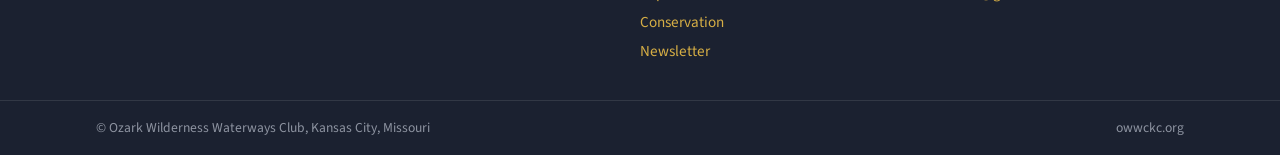
<file: trips.html>
<!DOCTYPE html>
<html lang="en">
<head>
  <!-- Google tag (gtag.js) -->
  <script async src="https://www.googletagmanager.com/gtag/js?id=G-6E1W4RZB9R"></script>
  <script>
    window.dataLayer = window.dataLayer || [];
    function gtag(){dataLayer.push(arguments);}
    gtag('js', new Date());
    gtag('config', 'G-6E1W4RZB9R');
  </script>
  <meta charset="utf-8">
  <meta name="viewport" content="width=device-width, initial-scale=1">
  <title>Trips | Ozark Wilderness Waterways Club</title>
  <meta name="description" content="How Ozark Wilderness Waterways Club trips work: the club calendar of trips and events, what to expect on a float, upcoming trips, and paddling resources.">
  <link rel="canonical" href="https://owwckc.org/trips.html">
  <meta property="og:title" content="Trips | Ozark Wilderness Waterways Club">
  <meta property="og:description" content="Member-led canoe, kayak, hiking, and bike trips across Missouri, Arkansas, and Kansas.">
  <meta property="og:image" content="https://owwckc.org/images/group-photo.jpg">
  <link rel="icon" href="images/favicon.png">
  <link rel="preconnect" href="https://fonts.googleapis.com">
  <link rel="preconnect" href="https://fonts.gstatic.com" crossorigin>
  <link href="https://fonts.googleapis.com/css2?family=Fraunces:ital,opsz,wght@0,9..144,500;0,9..144,600;1,9..144,500&family=Source+Sans+3:ital,wght@0,400;0,600;0,700;1,400&display=swap" rel="stylesheet">
  <link rel="stylesheet" href="css/style.css?v=2026-11-15">
</head>
<body>
<!--
  EDITING NOTES (for club members):
  * Photo album links: see the "Photos" section comment further down.
-->
  <header class="site-header">
    <div class="wrap">
      <a class="brand" href="index.html">
        <img src="images/owwc-logo.webp" alt="" width="46" height="46">
        <span><span class="name">Ozark Wilderness Waterways Club</span><span class="tag">Kansas City &middot; Est. 1956</span></span>
      </a>
      <nav class="site-nav" aria-label="Main">
        <ul>
          <li><a href="index.html">Home</a></li>
          <li><a href="newsletter.html#calendar">Events</a></li>
          <li><a href="history.html">History</a></li>
          <li><a href="trips.html" aria-current="page">Trips</a></li>
          <li><a href="conservation.html">Conservation</a></li>
          <li><a href="newsletter.html">Newsletter</a></li>
          <li><a class="btn" href="index.html#meetings">Attend a meeting</a></li>
        </ul>
      </nav>
    </div>
  </header>

  <section class="page-title">
    <div class="wrap">
      <p class="kicker">On the water and on the trail</p>
      <h1>Trips</h1>
      <p>Every trip is planned and led by a member. Pick one, contact the leader, and come along.</p>
    </div>
  </section>

  <main>
    <section class="band band-cream" id="upcoming">
      <div class="wrap">
        <h2 class="kicker">Coming up</h2>
        <p class="lead narrow">See what&rsquo;s next on the <a href="newsletter.html#calendar">club calendar</a>, and contact the trip coordinator before the date, since schedules can change. Members propose trips each winter (2027 trips are due January 15), and they go into the club&rsquo;s calendar, sent out with the monthly newsletter. There is something nearly every weekend from spring through fall, with meetings, hikes, and Stream Team days all year.</p>
        <div class="schedule-cards">
          <article class="schedule-card">
            <p class="sub">Weekend and multi-day trips</p>
            <h3>Weekends in the hills</h3>
            <p>Float trips and campouts on the spring-fed rivers of southern Missouri and northern Arkansas, plus backpacking and multi-day paddles. Expect a Friday-night drive, a gravel-bar camp, and two days on the water, or a whole week of it.</p>
            <ul>
              <li>Canoe and kayak floats, one to several days, like 27 miles of Bryant Creek with two nights on gravel bars</li>
              <li>Canoe Fests on the Current River: a week in late July and another in October</li>
              <li>The annual river clean-up weekend in September</li>
            </ul>
          </article>
          <article class="schedule-card alt">
            <p class="sub">Day trips</p>
            <h3>An afternoon or a Saturday</h3>
            <p>Shorter outings that fit in an afternoon or a Saturday: paddles on nearby lakes and streams, bike rides, local hikes, service days, and socials. A good place to start if you are new to the club or new to paddling.</p>
            <ul>
              <li>Day paddles on the Kaw, the Platte, the Blue, the Wakarusa, and Lake Olathe</li>
              <li>Missouri River overnights, camping on a sandbar</li>
              <li>Hikes like the Lawrence River Trail and Kill Creek Park</li>
              <li>Stream Team testing on the Blue River, and Dutch oven cooking around the campfire</li>
            </ul>
          </article>
        </div>
      </div>
    </section>

    <section class="band">
      <div class="wrap">
        <h2 class="kicker">How a trip works</h2>
        <ol class="steps">
          <li><strong>Pick a trip</strong><span>From the schedule, the newsletter, or an announcement at a club meeting. Trips are rated so you know what you are getting into.</span></li>
          <li><strong>Contact the coordinator</strong><span>Every trip has a member in charge; their contact details are in the newsletter (not a member yet? email <a href="mailto:owwckc@gmail.com">owwckc@gmail.com</a> and we will put you in touch). Check in before the trip date. Schedules can change, and they will tell you the plan, the meeting spot, and what to bring.</span></li>
          <li><strong>Sort out a boat</strong><span>Members often have a spare seat in a tandem canoe or a boat to lend. Ask. Outfitters on most Ozark rivers rent canoes and kayaks too.</span></li>
          <li><strong>Show up and float</strong><span>Carpool if you can, camp with the group, paddle at your own pace, and eat well. Bring a life jacket, a dry change of clothes, and a sense of humor.</span></li>
        </ol>
      </div>
    </section>

    <section class="band band-cream" id="photos">
      <div class="wrap">
        <h2 class="kicker">Photos</h2>
        <div class="photo-strip">
          <figure>
            <img src="images/group-photo.jpg" alt="About thirty club members of all ages, many in green club shirts, posing together at a wooded campsite beside a tent" width="640" height="480">
            <figcaption>The club at a summer campout.</figcaption>
          </figure>
          <div>
            <p>Members share trip photos at meetings and in the monthly newsletter, along with a recap of each trip.</p>
            <!-- Add album links like this:
            <ul class="links">
              <li><a href="ALBUM-URL">Current River, June</a><span>Shared by a club member</span></li>
            </ul>
            -->
            <p><a href="newsletter.html#recaps">Read the latest trip recap</a>: six days of low-water paddling, wildlife, and campfires on the Current River and Jacks Fork.</p>
          </div>
        </div>
      </div>
    </section>

    <section class="band">
      <div class="wrap">
        <h2 class="kicker">Helpful links</h2>
        <ul class="links">
          <li><a href="https://waterdata.usgs.gov/state/missouri/">USGS Missouri stream gauges</a><span>Check levels and flows before a float.</span></li>
          <li><a href="https://waterdata.usgs.gov/state/arkansas/">USGS Arkansas stream gauges</a><span>For the Buffalo and other Arkansas rivers.</span></li>
          <li><a href="https://www.nps.gov/ozar/">Ozark National Scenic Riverways</a><span>Current and Jacks Fork river information and campgrounds.</span></li>
          <li><a href="https://www.nps.gov/buff/">Buffalo National River</a><span>Conditions, access points, and floating guides.</span></li>
          <li><a href="https://mdc.mo.gov/">Missouri Department of Conservation</a><span>Accesses, conservation areas, and the <em>Missouri Ozark Waterways</em> guidebook.</span></li>
          <li><a href="https://mostreamteam.org/">Missouri Stream Team</a><span>The statewide volunteer program behind our Blue River work.</span></li>
          <li><a href="https://www.americanwhitewater.org/">American Whitewater</a><span>River conservation and flow information; co-founded by Oz Hawksley.</span></li>
          <li><a href="https://www.ozarksociety.net/">The Ozark Society</a><span>Our long-time partners in protecting the Buffalo River.</span></li>
        </ul>
      </div>
    </section>
  </main>

  <footer class="site-footer">
    <div class="wrap cols">
      <div>
        <div class="brand-foot"><img src="images/owwc-logo.webp" alt="" width="44" height="44"><b>Ozark Wilderness Waterways Club</b></div>
        <p>A Kansas City club for canoeing, kayaking, hiking, backpacking, bicycling, and river conservation. Organized in 1956. Missouri Stream Team #41.</p>
        <p class="motto">Ozark Streams: Preserve, Protect &amp; Paddle!</p>
      </div>
      <div>
        <h4>Site</h4>
        <ul>
          <li><a href="index.html">Home</a></li>
          <li><a href="newsletter.html#calendar">Events</a></li>
          <li><a href="history.html">History</a></li>
          <li><a href="past.html">OWWC Past archive</a></li>
          <li><a href="trips.html">Trips</a></li>
          <li><a href="conservation.html">Conservation</a></li>
          <li><a href="newsletter.html">Newsletter</a></li>
        </ul>
      </div>
      <div>
        <h4>Get involved</h4>
        <ul>
          <li><a href="index.html#meetings">Club meetings</a></li>
          <li><a href="index.html#join">Membership</a></li>
          <li><a href="conservation.html#cleanup">Annual river clean-up</a></li>
          <li><a href="https://mostreamteam.org/">Missouri Stream Team</a></li>
          <li><a href="mailto:owwckc@gmail.com">owwckc@gmail.com</a></li>
        </ul>
      </div>
    </div>
    <div class="legal">
      <div class="wrap">
        <span>&copy; Ozark Wilderness Waterways Club, Kansas City, Missouri</span>
        <span>owwckc.org</span>
      </div>
    </div>
  </footer>
</body>
</html>
</file>
<file: css/style.css>
/* ==========================================================================
   Ozark Wilderness Waterways Club — owwckc.org
   Palette is lifted from the club pin: navy enamel, brass, and a maroon W.
   ========================================================================== */
:root {
  --navy: #122868;
  --navy-deep: #0c1c4b;
  --blue: #1d3a9e;
  --gold: #d6ae45;
  --gold-deep: #a9832a;
  --gold-pale: #f3e7c3;
  --maroon: #7a2323;
  --cream: #f6f1e4;
  --paper: #fbf8f0;
  --white: #ffffff;
  --ink: #1b2130;
  --muted: #58606e;
  --line: #e2dccb;
  --max: 72rem;
  --radius: 10px;
  --serif: "Fraunces", "Iowan Old Style", Georgia, serif;
  --sans: "Source Sans 3", "Segoe UI", system-ui, -apple-system, sans-serif;
}

*, *::before, *::after { box-sizing: border-box; }
html { scroll-behavior: smooth; -webkit-text-size-adjust: 100%; }
body {
  margin: 0;
  font-family: var(--sans);
  font-size: 1.0625rem;
  line-height: 1.6;
  color: var(--ink);
  background: var(--paper);
}
img { max-width: 100%; height: auto; display: block; }
.hero-visual, .photo-strip figure, .profile > div, .timeline .what { min-width: 0; }
a { color: var(--blue); text-decoration-thickness: 1px; text-underline-offset: 2px; }
a:hover { color: var(--maroon); }
p { margin: 0 0 1rem; }
ul { margin: 0 0 1rem; padding-left: 1.2rem; }

h1, h2, h3, h4 {
  font-family: var(--serif);
  font-weight: 600;
  line-height: 1.12;
  color: var(--navy-deep);
  margin: 0 0 0.6rem;
  letter-spacing: -0.01em;
}
h1 { font-size: clamp(2.3rem, 5.2vw, 3.8rem); font-variation-settings: "opsz" 144; }
h2 { font-size: clamp(1.75rem, 3.4vw, 2.5rem); font-variation-settings: "opsz" 96; }
h3 { font-size: 1.3rem; }

.wrap { max-width: var(--max); margin-inline: auto; padding-inline: clamp(1rem, 4vw, 2rem); }
.narrow { max-width: 44rem; }
.lead { font-size: 1.22rem; line-height: 1.55; color: var(--muted); }
.kicker {
  display: inline-flex; align-items: center; gap: 0.6rem;
  margin: 0 0 0.9rem;
  font-family: var(--sans); font-size: 0.78rem; font-weight: 700; line-height: 1.6; letter-spacing: 0.16em; text-transform: uppercase;
  color: var(--gold-deep);
}
.kicker::before { content: ""; width: 2rem; height: 2px; background: currentColor; }
.band-navy .kicker, .hero .kicker, .page-title .kicker { color: var(--gold); }
h2.kicker { font-size: 1.15rem; letter-spacing: 0.12em; }
h2.kicker::before { width: 2.5rem; height: 3px; }

/* Buttons */
.btn {
  display: inline-block;
  padding: 0.7rem 1.35rem;
  border-radius: 999px;
  font-weight: 700;
  text-decoration: none;
  background: var(--gold);
  color: var(--navy-deep);
  border: 2px solid var(--gold);
  transition: transform 0.15s ease, background 0.15s ease;
}
.btn:hover { background: var(--gold-pale); border-color: var(--gold-pale); color: var(--navy-deep); transform: translateY(-1px); }
.btn-ghost { background: transparent; color: var(--white); border-color: rgba(255,255,255,0.45); }
.btn-ghost:hover { background: rgba(255,255,255,0.1); border-color: var(--white); color: var(--white); }
.btn-navy { background: var(--navy); border-color: var(--navy); color: var(--white); }
.btn-navy:hover { background: var(--blue); border-color: var(--blue); color: var(--white); }
.actions { display: flex; flex-wrap: wrap; gap: 0.75rem; margin-top: 1.5rem; }

/* ---------- Header ---------- */
.site-header {
  background: var(--navy-deep);
  color: var(--white);
  position: relative;
  z-index: 2;
}
.site-header .wrap {
  display: flex; flex-wrap: wrap; align-items: center; justify-content: space-between;
  gap: 0.5rem 1.5rem; padding-block: 0.8rem;
}
.brand { display: flex; align-items: center; gap: 0.8rem; color: var(--white); text-decoration: none; }
.brand img { width: 46px; height: 46px; border-radius: 50%; box-shadow: 0 0 0 2px var(--gold); }
.brand .name { font-family: var(--serif); font-size: 1.2rem; font-weight: 600; line-height: 1.1; letter-spacing: 0.01em; }
.brand .tag { display: block; font-family: var(--sans); font-size: 0.72rem; font-weight: 600; letter-spacing: 0.14em; text-transform: uppercase; color: var(--gold); margin-top: 0.15rem; }
.site-nav ul { display: flex; flex-wrap: wrap; align-items: center; gap: 0.15rem; margin: 0; padding: 0; list-style: none; }
.site-nav a {
  display: block; padding: 0.45rem 0.75rem; border-radius: 6px;
  color: rgba(255,255,255,0.88); text-decoration: none; font-weight: 600; font-size: 0.98rem;
}
.site-nav a:hover { color: var(--white); background: rgba(255,255,255,0.08); }
.site-nav a[aria-current="page"] { color: var(--gold); box-shadow: inset 0 -2px 0 var(--gold); border-radius: 0; }
.site-nav .btn { margin-left: 0.5rem; padding: 0.45rem 1rem; color: var(--navy-deep); }
.site-nav .btn:hover { color: var(--navy-deep); background: var(--gold-pale); }

/* ---------- Hero (home) ---------- */
.hero {
  position: relative; overflow: hidden;
  background: radial-gradient(120% 90% at 85% 10%, #22449f 0%, var(--navy) 45%, var(--navy-deep) 100%);
  color: var(--white);
}
.hero::before {
  content: ""; position: absolute; inset: 0;
  background: url("../images/contours.svg") center / 900px 600px repeat;
  pointer-events: none;
}
.hero .wrap {
  position: relative;
  display: grid; grid-template-columns: minmax(0, 1.05fr) minmax(0, 0.95fr);
  align-items: center; gap: clamp(2rem, 5vw, 4rem);
  padding-block: clamp(3rem, 7vw, 5.5rem);
}
.hero h1 { color: var(--white); margin-bottom: 1rem; }
.hero h1 em { font-style: italic; font-weight: 500; color: var(--gold); }
.hero p { font-size: 1.2rem; max-width: 34rem; color: rgba(255,255,255,0.86); }
.hero-visual { position: relative; justify-self: center; width: min(100%, 30rem); padding: 0 1.5rem 2rem 0; }
.hero-visual .frame {
  margin: 0;
  background: var(--white); padding: 0.6rem 0.6rem 2.2rem;
  box-shadow: 0 24px 50px rgba(0,0,0,0.45);
  transform: rotate(-2.5deg);
  position: relative;
}
.hero-visual .frame img { width: 100%; aspect-ratio: 4 / 3; object-fit: cover; object-position: center 35%; }
.hero-visual .frame figcaption {
  position: absolute; left: 0.6rem; right: 0.6rem; bottom: 0.55rem;
  font-family: var(--serif); font-style: italic; font-size: 0.95rem; color: #45506a; text-align: center;
}
.hero-visual .pin {
  position: absolute; right: 0; bottom: 0;
  width: clamp(110px, 24%, 150px); height: auto; border-radius: 50%;
  box-shadow: 0 0 0 4px var(--gold), 0 14px 30px rgba(0,0,0,0.45);
  transform: rotate(6deg);
}

/* ---------- Stat strip ---------- */
.stats {
  background: var(--cream);
  border-top: 1px solid var(--line); border-bottom: 1px solid var(--line);
}
.stats .wrap {
  display: grid; grid-template-columns: repeat(auto-fit, minmax(10rem, 1fr));
  gap: 1rem 2rem; padding-block: 1.6rem;
}
.stat { padding-left: 1rem; border-left: 2px solid var(--gold); }
.stat b { display: block; font-family: var(--serif); font-size: 2.1rem; font-weight: 600; line-height: 1; color: var(--navy-deep); }
.stat span { display: block; margin-top: 0.3rem; font-size: 0.92rem; color: var(--muted); }

/* ---------- Sections ---------- */
section.band { padding-block: clamp(3rem, 6vw, 5rem); }
.band-cream { background: var(--cream); }
.band-navy { background: var(--navy-deep); color: var(--white); }
.band-navy h2, .band-navy h3 { color: var(--white); }
.band-navy p { color: rgba(255,255,255,0.84); }
.band-navy a { color: var(--gold); }
.band-navy a.btn { color: var(--navy-deep); }
.split { display: grid; grid-template-columns: minmax(0, 1fr) minmax(0, 1fr); gap: clamp(2rem, 5vw, 5rem); align-items: start; }
.sticky { position: sticky; top: 1.5rem; }

/* Activities list */
.activities { list-style: none; margin: 0; padding: 0; }
.activities li { display: grid; grid-template-columns: 2.6rem 1fr; gap: 1rem; padding: 1.1rem 0; border-top: 1px solid var(--line); }
.activities li:last-child { border-bottom: 1px solid var(--line); }
.activities svg { width: 2.6rem; height: 2.6rem; color: var(--navy); }
.activities h3 { margin: 0.1rem 0 0.2rem; font-size: 1.15rem; }
.activities p { margin: 0; color: var(--muted); }

/* Mission statement */
.mission { font-family: var(--serif); font-size: clamp(1.4rem, 2.4vw, 1.9rem); font-weight: 500; font-style: italic; line-height: 1.35; color: var(--navy-deep); margin: 0 0 1.25rem; }
.mission + p { color: var(--muted); }

/* Seasons */
.seasons { display: grid; grid-template-columns: repeat(4, 1fr); gap: 1.5rem; margin-top: 2rem; position: relative; }
.seasons::before { content: ""; position: absolute; left: 0; right: 0; top: 0.55rem; height: 2px; background: var(--line); }
.season { position: relative; padding-top: 1.6rem; }
.season::before { content: ""; position: absolute; top: 0; left: 0; width: 1.2rem; height: 1.2rem; border-radius: 50%; background: var(--gold); box-shadow: 0 0 0 4px var(--paper); }
.band-cream .season::before { box-shadow: 0 0 0 4px var(--cream); }
.season h3 { font-size: 1.2rem; margin-bottom: 0.3rem; }
.season .when { font-size: 0.78rem; font-weight: 700; letter-spacing: 0.14em; text-transform: uppercase; color: var(--gold-deep); margin-bottom: 0.4rem; }
.season p { margin: 0; color: var(--muted); font-size: 0.98rem; }

/* River names */
.rivers { padding-block: clamp(2.5rem, 5vw, 4rem); }
.rivers .wrap { text-align: center; }
.rivers ul { list-style: none; margin: 0.75rem 0 0; padding: 0; display: flex; flex-wrap: wrap; justify-content: center; gap: 0.3rem 0; }
.rivers li { font-family: var(--serif); font-style: italic; font-size: clamp(1.4rem, 3vw, 2.2rem); font-weight: 500; color: var(--white); line-height: 1.3; }
.rivers li + li::before { content: "\00B7"; color: var(--gold); margin-inline: 0.55em; font-style: normal; }
.rivers p { margin: 1rem auto 0; max-width: 40rem; font-size: 0.98rem; color: rgba(255,255,255,0.7); }

/* Meeting placard */
.placard {
  background: var(--white);
  border: 1px solid var(--line);
  border-top: 6px solid var(--gold);
  border-radius: var(--radius);
  box-shadow: 0 18px 40px rgba(18,40,104,0.08);
  display: grid; grid-template-columns: minmax(0, 1.1fr) minmax(0, 0.9fr);
  gap: 2rem; padding: clamp(1.5rem, 3vw, 2.5rem);
}
.placard h2 { margin-bottom: 0.4rem; }
.placard .big { font-family: var(--serif); font-size: clamp(1.4rem, 2.4vw, 1.8rem); color: var(--maroon); font-style: italic; font-weight: 500; margin-bottom: 1rem; }
dl.details { margin: 0 0 1rem; display: grid; grid-template-columns: auto 1fr; gap: 0.5rem 1.25rem; }
dl.details dt { font-size: 0.78rem; font-weight: 700; letter-spacing: 0.14em; text-transform: uppercase; color: var(--gold-deep); padding-top: 0.25rem; }
dl.details dd { margin: 0; }
.placard aside { background: var(--cream); border-radius: 8px; padding: 1.25rem 1.4rem; }
.placard aside h3 { font-size: 1.05rem; margin-bottom: 0.5rem; }
.placard aside ul { margin: 0; padding-left: 1.1rem; color: var(--muted); }
.placard aside li { margin-bottom: 0.35rem; }
.placard .meeting-map { display: block; margin-top: 1rem; }
.placard .meeting-map img { display: block; width: 100%; height: auto; border-radius: 6px; border: 1px solid rgba(0, 0, 0, 0.12); }
.placard .fine { font-size: 0.92rem; color: var(--muted); margin: 0; }
.meeting-gallery { display: grid; grid-template-columns: repeat(2, minmax(0, 1fr)); gap: clamp(1rem, 3vw, 2rem); margin-top: clamp(1.5rem, 3vw, 2.5rem); }
.meeting-gallery figure { margin: 0; }
.meeting-gallery img { width: 100%; aspect-ratio: 4 / 3; object-fit: cover; border-radius: var(--radius); box-shadow: 0 14px 30px rgba(18,40,104,0.16); }
.meeting-gallery figcaption { margin-top: 0.5rem; color: var(--muted); font-family: var(--serif); font-size: 0.95rem; font-style: italic; }

/* Placeholders for humans to edit. The dotted rule is intentional: it marks
   details the club should confirm. Remove the class once confirmed. */
.edit { border-bottom: 2px dotted var(--gold-deep); }
.tba { display: inline-block; padding: 0.1rem 0.6rem; border-radius: 999px; background: var(--gold-pale); color: var(--gold-deep); font-size: 0.85rem; font-weight: 700; letter-spacing: 0.04em; vertical-align: middle; }

/* Join */
.join .wrap { display: grid; grid-template-columns: minmax(0, 1.2fr) minmax(0, 0.8fr); gap: 3rem; align-items: center; }
.join .card { background: rgba(255,255,255,0.06); border: 1px solid rgba(255,255,255,0.14); border-radius: var(--radius); padding: 1.5rem 1.75rem; }
.join .card h3 { margin-bottom: 0.6rem; }
.join .card ul { margin: 0 0 1rem; padding-left: 1.1rem; }
.join .card li { margin-bottom: 0.35rem; color: rgba(255,255,255,0.84); }
.price { font-family: var(--serif); font-size: 2rem; color: var(--gold); line-height: 1; margin-bottom: 0.75rem; }
.price small { font-family: var(--sans); font-size: 0.9rem; color: rgba(255,255,255,0.7); }

/* ---------- Sub-page title ---------- */
.page-title {
  position: relative; overflow: hidden;
  background: radial-gradient(120% 120% at 90% 0%, #22449f 0%, var(--navy) 40%, var(--navy-deep) 100%);
  color: var(--white);
}
.page-title::before { content: ""; position: absolute; inset: 0; background: url("../images/contours.svg") center / 900px 600px repeat; pointer-events: none; }
.page-title .wrap { position: relative; padding-block: clamp(2.5rem, 5vw, 4rem); }
.page-title h1 { color: var(--white); margin: 0; max-width: 22ch; }
.page-title p { margin: 0.75rem 0 0; font-size: 1.2rem; color: rgba(255,255,255,0.82); max-width: 40rem; }

/* ---------- Prose & history ---------- */
.prose { max-width: 42rem; }
.prose h2 { margin-top: 2.5rem; }
.prose h2:first-child { margin-top: 0; }
.prose p { font-size: 1.08rem; }
.dropcap::first-letter { font-family: var(--serif); float: left; font-size: 3.6rem; line-height: 0.85; padding: 0.3rem 0.5rem 0 0; color: var(--maroon); font-weight: 600; }

blockquote.pull {
  margin: 2rem 0; padding: 0 0 0 1.5rem; border-left: 3px solid var(--gold);
  font-family: var(--serif); font-style: italic; font-size: 1.35rem; line-height: 1.4; color: var(--navy-deep);
}
blockquote.pull p { margin: 0; }
blockquote.pull cite { display: block; margin-top: 0.75rem; font-family: var(--sans); font-style: normal; font-size: 0.9rem; color: var(--muted); }
.band-navy blockquote.pull { color: var(--white); }
.band-navy blockquote.pull cite { color: rgba(255,255,255,0.65); }

.profile { display: grid; grid-template-columns: 6rem 1fr; gap: 1.5rem; align-items: start; background: var(--cream); border-radius: var(--radius); padding: 1.5rem; margin: 2rem 0; }
.profile .initials { width: 6rem; height: 6rem; border-radius: 50%; background: var(--navy); color: var(--gold); display: grid; place-items: center; font-family: var(--serif); font-size: 2rem; font-weight: 600; }
.profile h3 { margin-bottom: 0.2rem; }
.profile .role { font-size: 0.82rem; letter-spacing: 0.1em; text-transform: uppercase; color: var(--gold-deep); font-weight: 700; margin-bottom: 0.6rem; }
.profile p:last-child { margin: 0; }

.timeline { list-style: none; margin: 0; padding: 0; position: relative; }
.timeline::before { content: ""; position: absolute; left: 4.4rem; top: 0.4rem; bottom: 0.4rem; width: 2px; background: var(--line); }
.timeline li { display: grid; grid-template-columns: 3.6rem 1fr; gap: 1.6rem; padding: 0 0 1.6rem; position: relative; }
.timeline li::after { content: ""; position: absolute; left: 4.4rem; top: 0.45rem; width: 0.9rem; height: 0.9rem; border-radius: 50%; background: var(--gold); transform: translateX(calc(-50% + 1px)); box-shadow: 0 0 0 4px var(--paper); }
.timeline li.major::after { background: var(--maroon); }
.timeline .year { font-family: var(--serif); font-weight: 600; font-size: 1.25rem; color: var(--navy-deep); text-align: right; line-height: 1.3; }
.timeline .what { padding-left: 1.4rem; }
.timeline .what strong { display: block; color: var(--navy-deep); }
.timeline .what span { color: var(--muted); font-size: 0.98rem; }

.pin-note { display: grid; grid-template-columns: 9rem 1fr; gap: 1.5rem; align-items: center; margin-top: 2.5rem; padding-top: 2rem; border-top: 1px solid var(--line); }
.pin-note img { border-radius: 50%; box-shadow: 0 0 0 3px var(--gold); }

/* OWWC Past archive */
.past { grid-template-columns: minmax(0, 0.8fr) minmax(0, 1.6fr); }
.past h2 { margin: 2.5rem 0 1.25rem; scroll-margin-top: 1.5rem; }
.past h2:first-child { margin-top: 0; }
.decade-nav { list-style: none; padding: 0; display: flex; flex-wrap: wrap; gap: 0.4rem; }
.decade-nav a { display: inline-block; padding: 0.25rem 0.75rem; border: 1px solid var(--line); border-radius: 999px; text-decoration: none; font-weight: 600; font-size: 0.92rem; }
.decade-nav a:hover { border-color: var(--maroon); }

/* ---------- Trips ---------- */
.schedule-cards { display: grid; grid-template-columns: 1fr 1fr; gap: 1.5rem; margin-top: 1.5rem; }
.schedule-card { background: var(--white); border: 1px solid var(--line); border-radius: var(--radius); padding: 1.5rem 1.6rem; position: relative; overflow: hidden; }
.schedule-card::before { content: ""; position: absolute; top: 0; left: 0; right: 0; height: 5px; background: var(--navy); }
.schedule-card.alt::before { background: var(--gold); }
.schedule-card h3 { margin-bottom: 0.3rem; }
.schedule-card .sub { font-size: 0.82rem; letter-spacing: 0.1em; text-transform: uppercase; color: var(--gold-deep); font-weight: 700; margin-bottom: 0.6rem; }
.schedule-card p, .schedule-card li { color: var(--muted); }
.schedule-card ul { margin-bottom: 0; }

table.trips { width: 100%; border-collapse: collapse; margin-top: 1.25rem; background: var(--white); border: 1px solid var(--line); }
table.trips th, table.trips td { text-align: left; padding: 0.8rem 1rem; border-bottom: 1px solid var(--line); vertical-align: top; }
table.trips th { font-size: 0.78rem; letter-spacing: 0.12em; text-transform: uppercase; color: var(--gold-deep); background: var(--cream); }
table.trips tr:last-child td { border-bottom: 0; }
table.trips td.date { white-space: nowrap; font-weight: 700; color: var(--navy-deep); }
table.trips td.type { color: var(--muted); font-size: 0.92rem; }
.pill { display: block; width: fit-content; margin-bottom: 0.3rem; padding: 0.12rem 0.65rem; border-radius: 999px; font-size: 0.74rem; font-weight: 700; letter-spacing: 0.06em; text-transform: uppercase; white-space: nowrap; }
.pill-paddle { background: #d9e7f7; color: #163f78; }
.pill-hike { background: #e2edd3; color: #355417; }
.pill-service { background: #f4ddd6; color: var(--maroon); }
.pill-social { background: var(--gold-pale); color: #6e5212; }
.pill-meeting { background: var(--navy); color: var(--white); }
.pill-members { background: #ebe7dc; color: var(--muted); }

.steps { counter-reset: step; list-style: none; margin: 1.5rem 0 0; padding: 0; display: grid; grid-template-columns: repeat(auto-fit, minmax(14rem, 1fr)); gap: 1.5rem; }
.steps li { counter-increment: step; padding-top: 0.5rem; border-top: 2px solid var(--gold); }
.steps li::before { content: counter(step, decimal-leading-zero); display: block; font-family: var(--serif); font-size: 1.6rem; color: var(--gold-deep); margin-bottom: 0.25rem; }
.steps strong { display: block; color: var(--navy-deep); margin-bottom: 0.2rem; }
.steps li span { color: var(--muted); font-size: 0.98rem; }

.photo-strip { display: grid; grid-template-columns: minmax(0, 1.3fr) minmax(0, 0.7fr); gap: 2rem; align-items: center; margin-top: 2rem; }
.photo-strip figure { margin: 0; }
.photo-strip img { width: 100%; border-radius: var(--radius); box-shadow: 0 20px 45px rgba(18,40,104,0.18); aspect-ratio: 4 / 3; object-fit: cover; }
.photo-strip figcaption { margin-top: 0.6rem; color: var(--muted); font-size: 0.95rem; font-style: italic; font-family: var(--serif); }

.links { list-style: none; margin: 1.5rem 0 0; padding: 0; display: grid; grid-template-columns: repeat(auto-fit, minmax(16rem, 1fr)); gap: 0.75rem; }
.links li { background: var(--white); border: 1px solid var(--line); border-radius: 8px; padding: 1rem 1.2rem; }
.links a { font-weight: 700; text-decoration: none; }
.links a:hover { text-decoration: underline; }
.links span { display: block; color: var(--muted); font-size: 0.95rem; margin-top: 0.15rem; }

/* ---------- Conservation ---------- */
.feature { display: grid; grid-template-columns: minmax(0, 1fr) minmax(0, 1fr); gap: clamp(2rem, 5vw, 4rem); align-items: center; }
.feature .number { font-family: var(--serif); font-size: clamp(4rem, 10vw, 7rem); line-height: 0.9; color: var(--gold); font-weight: 600; }
.feature .number small { display: block; font-family: var(--sans); font-size: 0.95rem; letter-spacing: 0.14em; text-transform: uppercase; color: rgba(255,255,255,0.75); margin-top: 0.75rem; font-weight: 700; }
.river-tags { display: flex; flex-wrap: wrap; gap: 0.5rem; margin: 1rem 0 0; padding: 0; list-style: none; }
.river-tags li { padding: 0.3rem 0.8rem; border: 1px solid var(--line); border-radius: 999px; background: var(--white); font-size: 0.95rem; color: var(--navy-deep); }
.band-navy .river-tags li { background: rgba(255,255,255,0.06); border-color: rgba(255,255,255,0.2); color: var(--white); }

/* Small stat box used inside content */
.stats.inline { border-radius: var(--radius); border: 1px solid var(--line); background: var(--white); }
.stats.inline .wrap { grid-template-columns: repeat(2, minmax(0, 1fr)); padding: 1.25rem; }

/* ---------- Calendar & newsletter ---------- */
.fine-print { margin-top: 0.9rem; font-size: 0.92rem; color: var(--muted); }
.recap { display: grid; grid-template-columns: minmax(0, 1fr) minmax(0, 20rem); gap: clamp(1.5rem, 4vw, 3rem); align-items: start; padding-top: 2rem; margin-top: 2rem; border-top: 1px solid var(--line); }
.recap h3 { margin-bottom: 0.6rem; }
.recap figure { margin: 0; }
.recap img { width: 100%; border-radius: var(--radius); box-shadow: 0 14px 30px rgba(18,40,104,0.16); }
.recap figcaption { margin-top: 0.5rem; color: var(--muted); font-size: 0.95rem; font-style: italic; font-family: var(--serif); }
.site-footer .motto { font-family: var(--serif); font-style: italic; color: var(--gold); }

/* ---------- Footer ---------- */
.site-footer { background: var(--ink); color: #c5c9d2; font-size: 0.95rem; }
.site-footer .cols { display: grid; grid-template-columns: 2fr 1fr 1fr; gap: 2rem; padding-block: 2.5rem 2rem; }
.site-footer h4 { color: var(--white); font-family: var(--sans); font-size: 0.78rem; letter-spacing: 0.14em; text-transform: uppercase; margin-bottom: 0.6rem; }
.site-footer ul { list-style: none; margin: 0; padding: 0; }
.site-footer li { margin-bottom: 0.3rem; }
.site-footer p { margin-bottom: 0.5rem; }
.site-footer a { color: var(--gold); text-decoration: none; }
.site-footer a:hover { text-decoration: underline; color: var(--gold-pale); }
.site-footer .brand-foot { display: flex; align-items: center; gap: 0.8rem; margin-bottom: 0.75rem; }
.site-footer .brand-foot img { width: 44px; height: 44px; border-radius: 50%; }
.site-footer .brand-foot b { font-family: var(--serif); font-size: 1.15rem; color: var(--white); }
.site-footer .legal { border-top: 1px solid rgba(255,255,255,0.1); }
.site-footer .legal .wrap { display: flex; flex-wrap: wrap; justify-content: space-between; gap: 0.5rem 1.5rem; padding-block: 1rem; font-size: 0.85rem; color: #8d93a0; }

/* ---------- Responsive ---------- */
@media (max-width: 900px) {
  .seasons { grid-template-columns: repeat(2, minmax(0, 1fr)); }
  .seasons::before { display: none; }
  .site-footer .cols { grid-template-columns: repeat(2, minmax(0, 1fr)); }
}
@media (max-width: 760px) {
  .hero .wrap { grid-template-columns: minmax(0, 1fr); }
  .hero-visual { width: min(100%, 24rem); margin-top: 1rem; justify-self: start; }
  .split, .placard, .meeting-gallery, .join .wrap, .feature, .schedule-cards, .photo-strip, .recap { grid-template-columns: minmax(0, 1fr); }
  .recap figure { max-width: 24rem; }
  .sticky { position: static; }
  .seasons { grid-template-columns: minmax(0, 1fr); }
  .timeline::before { left: 0.45rem; }
  .timeline li { grid-template-columns: minmax(0, 1fr); gap: 0.2rem; padding-left: 1.6rem; }
  .timeline li::after { left: 0.45rem; transform: translateX(-50%); }
  .timeline .year { text-align: left; }
  .timeline .what { padding-left: 0; }
  .pin-note, .profile { grid-template-columns: minmax(0, 1fr); }
  .profile .initials { width: 4.5rem; height: 4.5rem; font-size: 1.5rem; }
  .site-footer .cols { grid-template-columns: minmax(0, 1fr); }
  .site-header .wrap { justify-content: center; text-align: center; }
  .site-nav ul { justify-content: center; }
  table.trips thead { display: none; }
  table.trips tr { display: block; padding: 0.5rem 0; border-bottom: 1px solid var(--line); }
  table.trips td { display: block; padding: 0.2rem 1rem; border: 0; }
}
@media (prefers-reduced-motion: reduce) {
  html { scroll-behavior: auto; }
  .btn { transition: none; }
}
</file>
